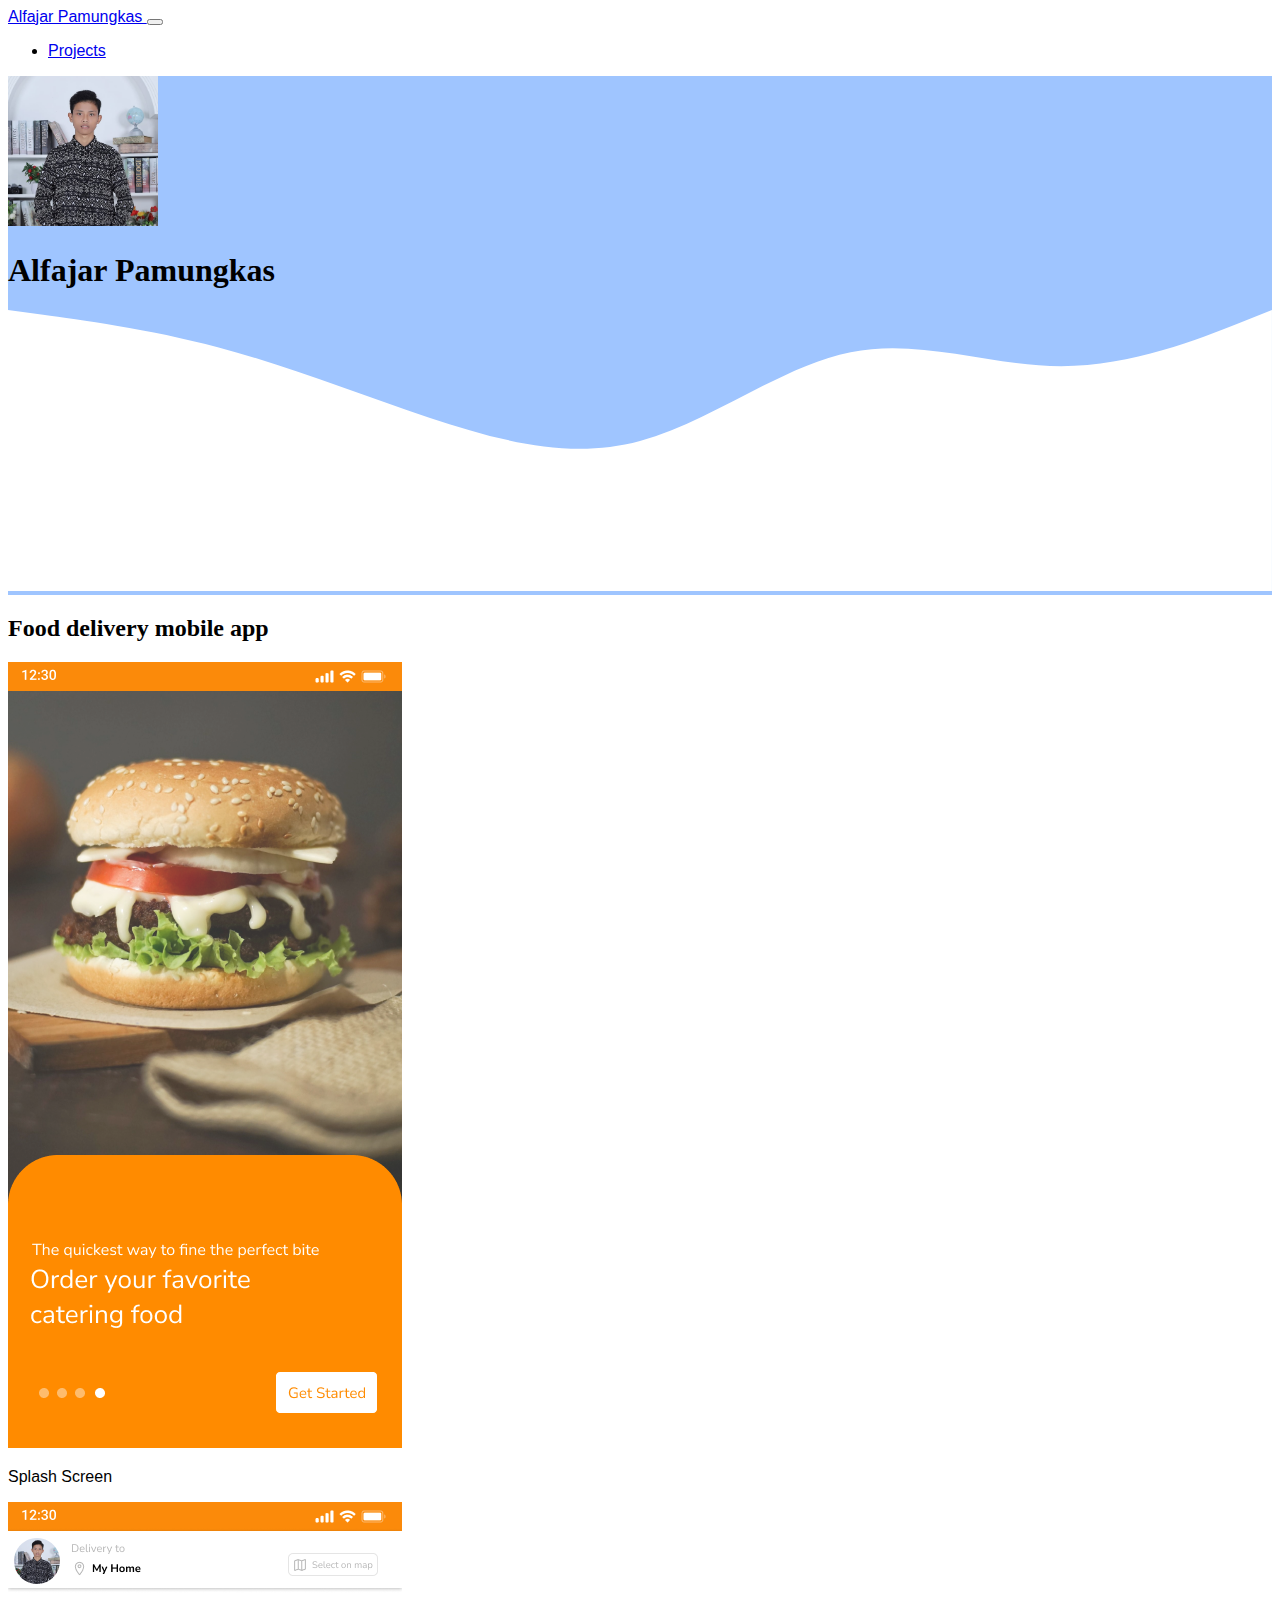
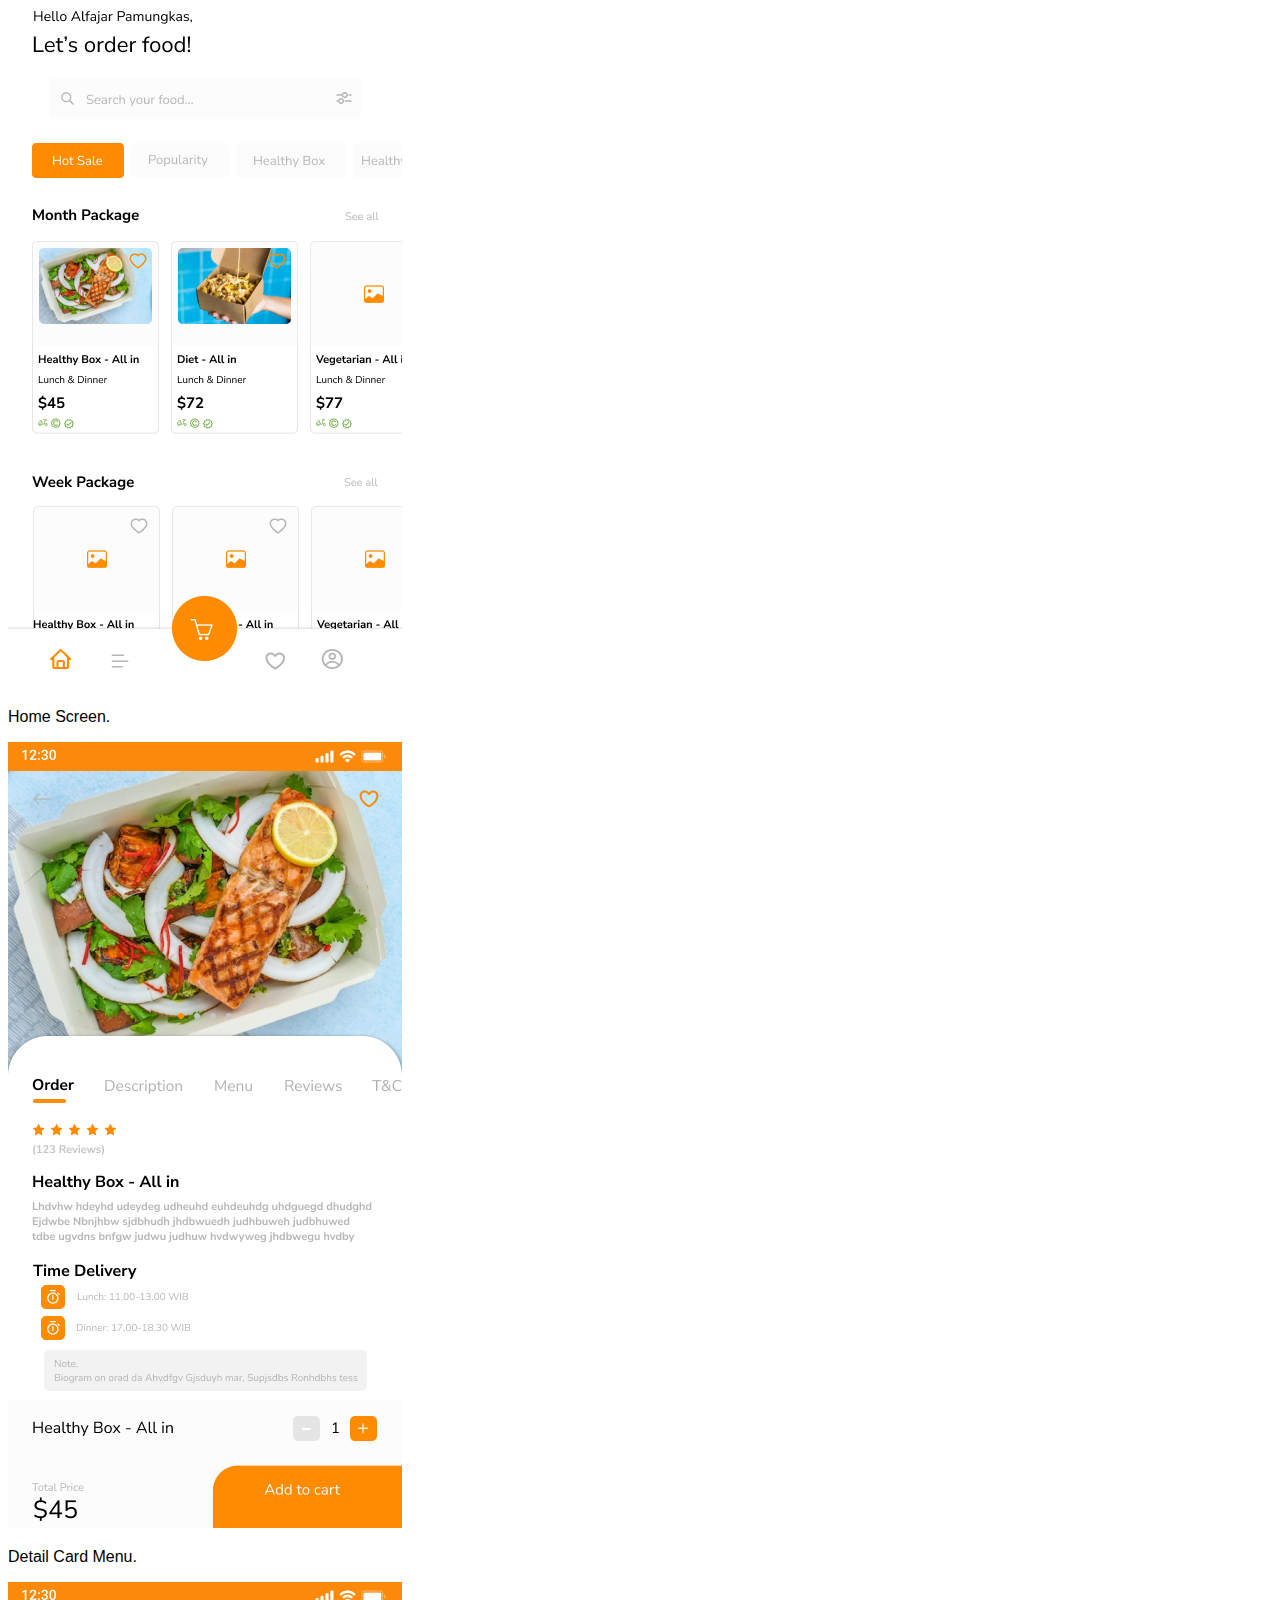
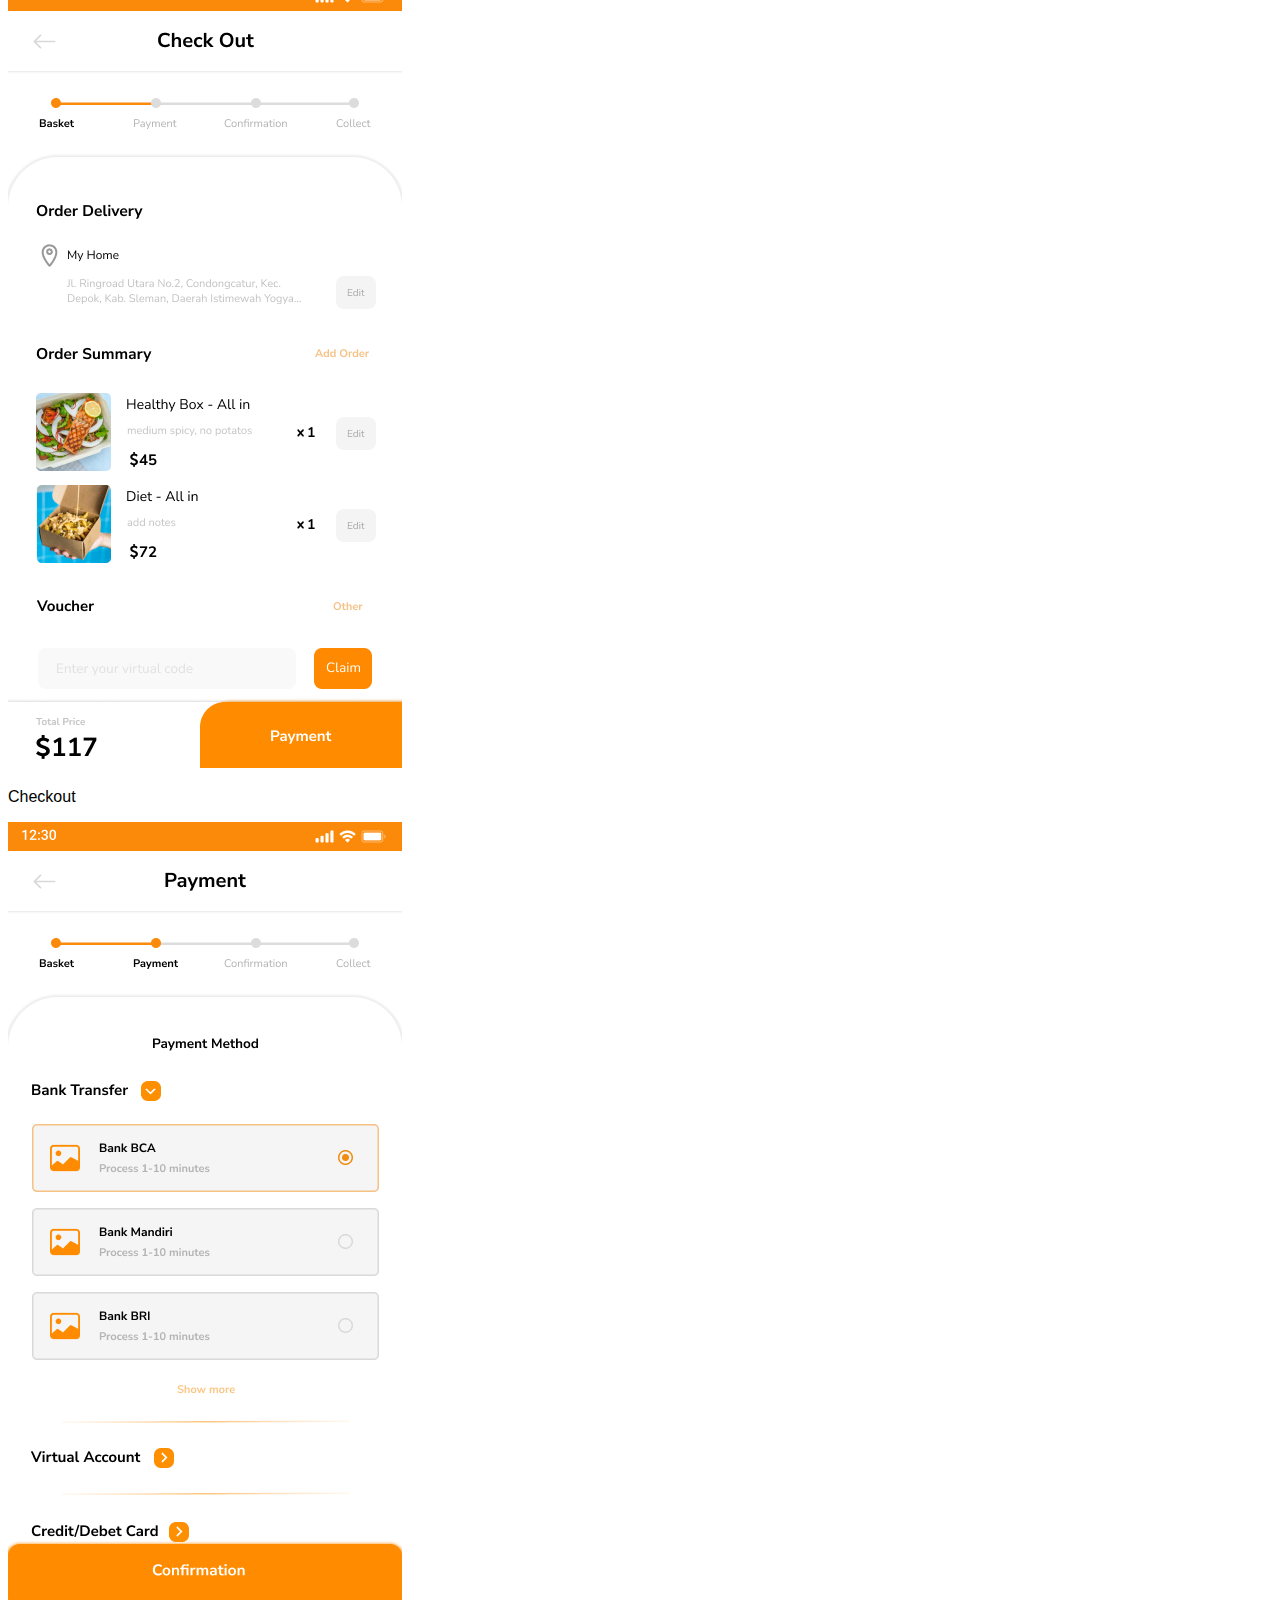
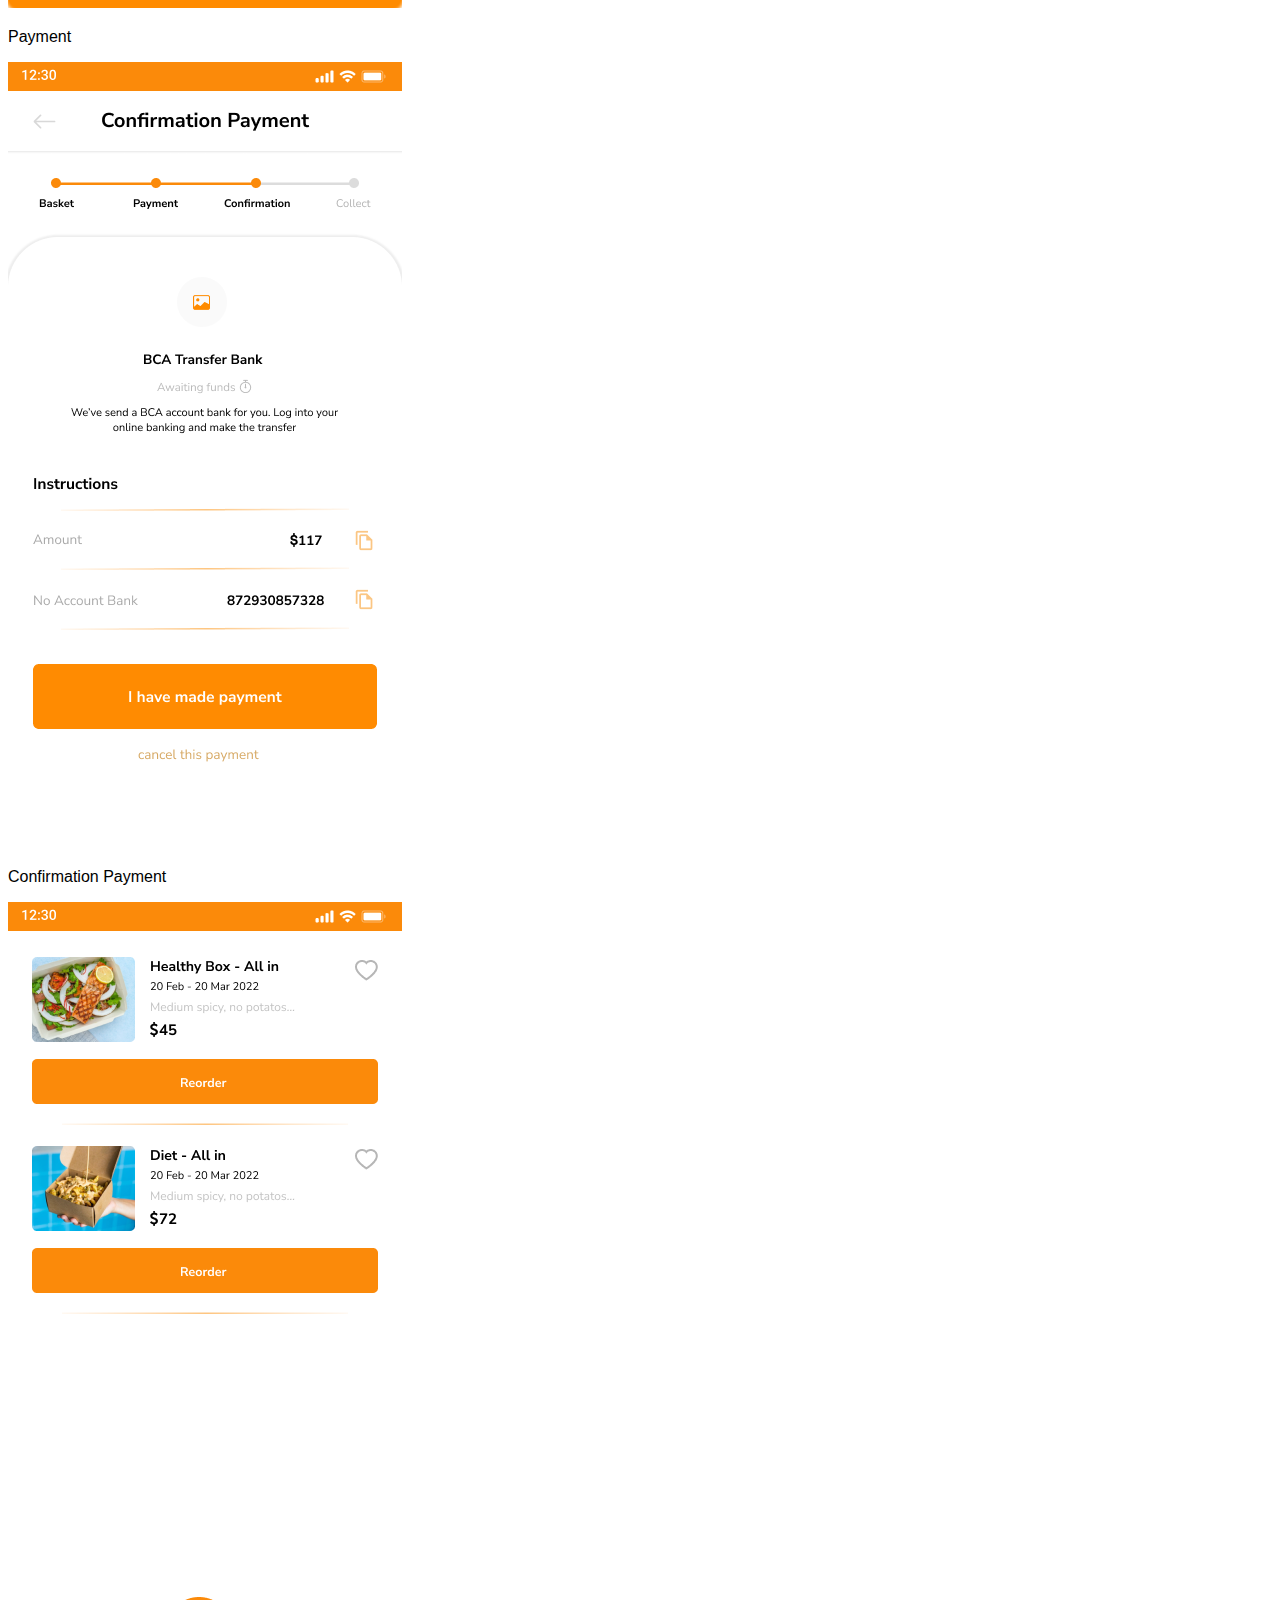
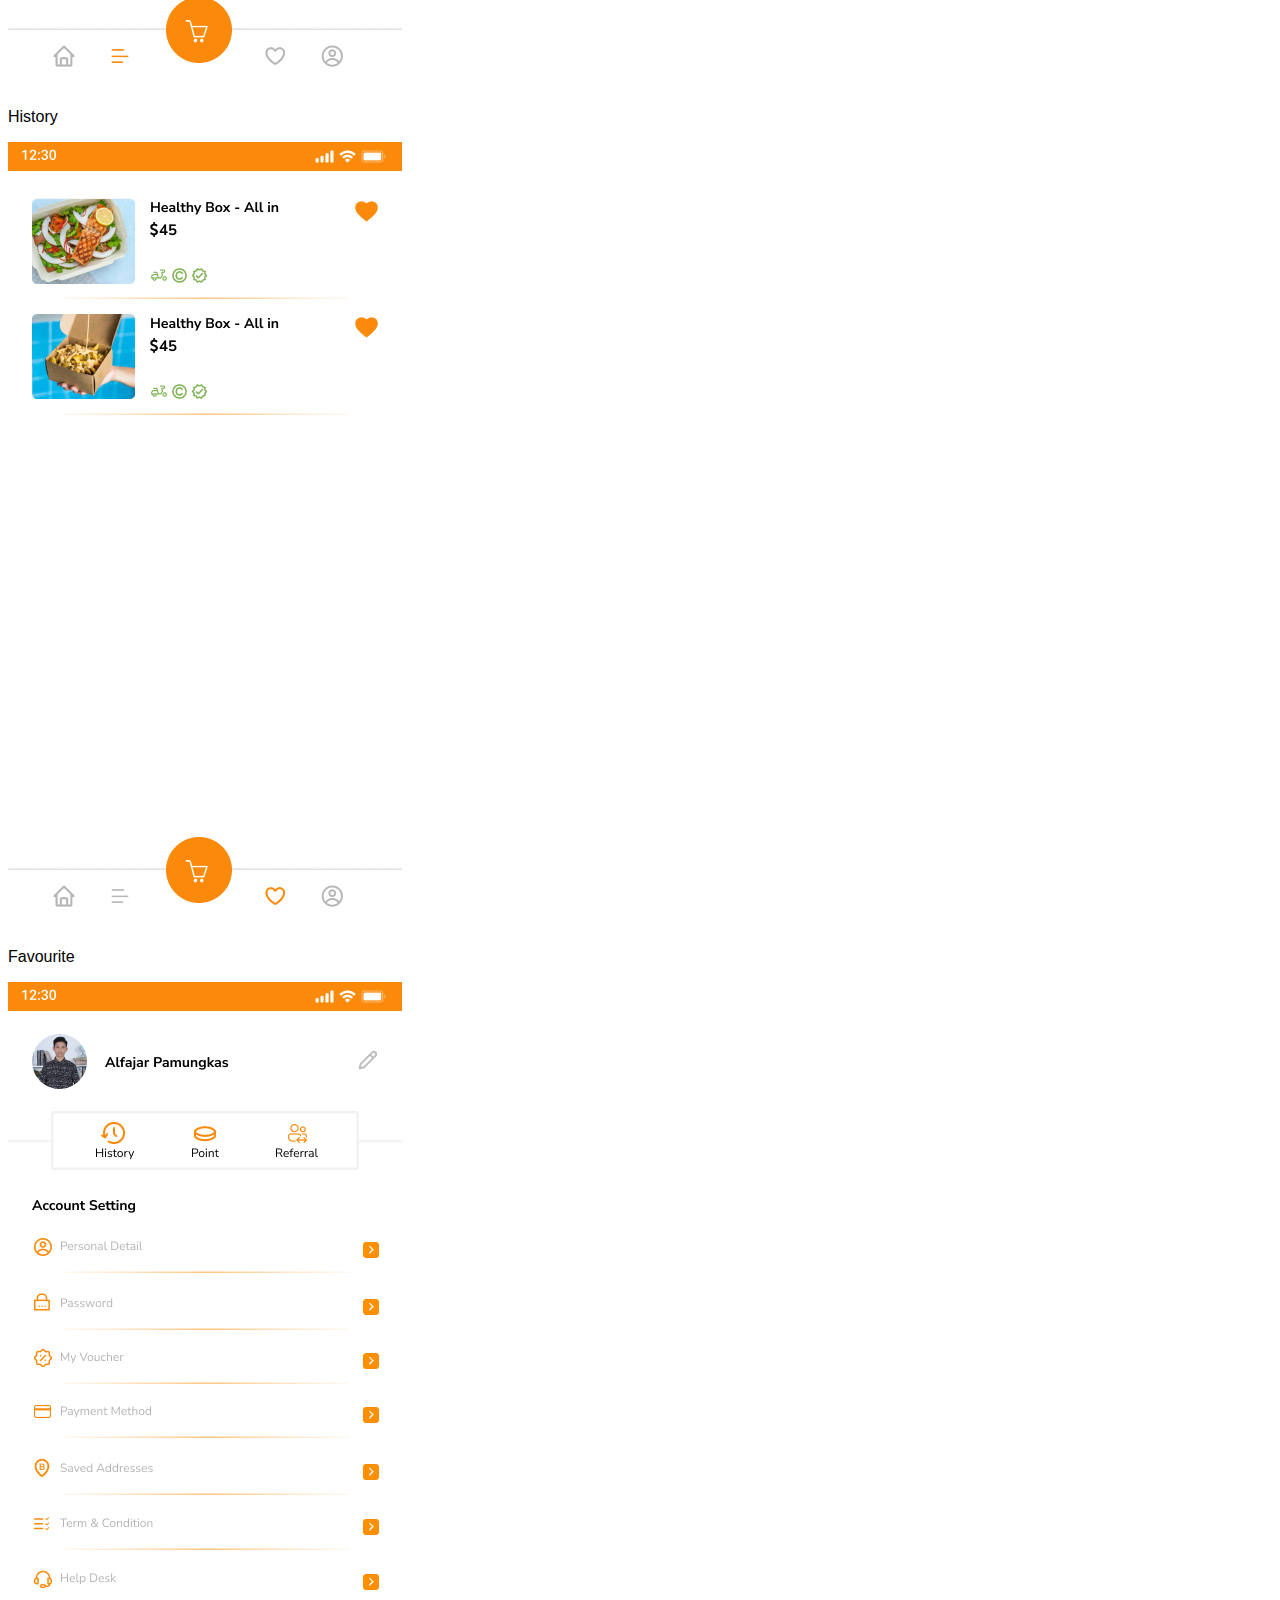
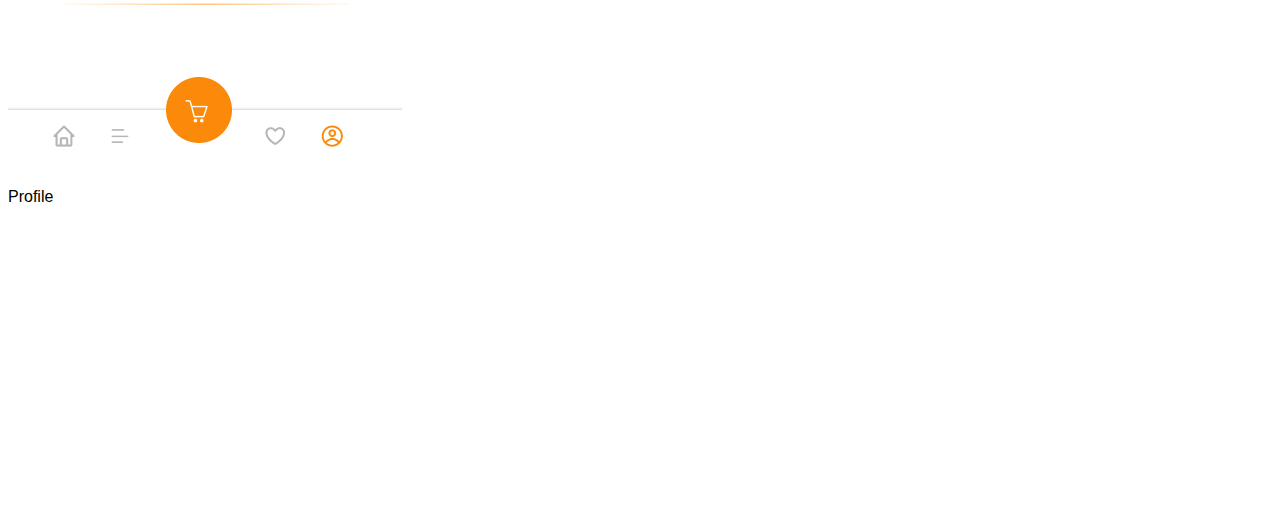
<file: project1.html>
<!doctype html>
<html lang="en">
  <head>
    <!-- Required meta tags -->
    <meta charset="utf-8">
    <meta name="viewport" content="width=device-width, initial-scale=1">

    <!-- Bootstrap CSS -->
    <link href="https://cdn.jsdelivr.net/npm/bootstrap@5.0.2/dist/css/bootstrap.min.css" rel="stylesheet" integrity="sha384-EVSTQN3/azprG1Anm3QDgpJLIm9Nao0Yz1ztcQTwFspd3yD65VohhpuuCOmLASjC" crossorigin="anonymous">
    <script src="https://code.jquery.com/jquery-3.6.1.min.js" integrity="sha256-o88AwQnZB+VDvE9tvIXrMQaPlFFSUTR+nldQm1LuPXQ=" crossorigin="anonymous"></script>

    <!-- My CSS -->
    <link rel="stylesheet" href="projects-style.css" />
    <title>Projects | Alfajar Pamungkas</title>
  </head>
  <body>

    <!-- Navbar -->
    <nav class="navbar navbar-expand-lg navbar-dark bg-primary bg-gradient shadow fixed-top">
      <div class="container">
          <a class="navbar-brand" href="https://www.instagram.com/alfajarpamungkas_" link rel="stylesheet" type="text/css" href="projects-style.css">Alfajar Pamungkas </a>
          <link rel="stylesheet" href="projects-style.css">
          <button class="navbar-toggler" type="button" data-bs-toggle="collapse" data-bs-target="#navbarNav" aria-controls="navbarNav" aria-expanded="false" aria-label="Toggle navigation">
            <span class="navbar-toggler-icon"></span>
          </button>
          <div class="collapse navbar-collapse" id="navbarNav">
            <ul class="navbar-nav ms-auto">
              <li class="nav-item">
                <a class="nav-link active" aria-current="page" href="#">Projects</a>
              </li>
            </ul>
          </div>
        </div>
      </nav>

      <!-- Jumbotron -->
    <section class="jumbotron text-center mt-5">
      <img src="img/alfajar.jpg" alt="Alfajar Pamungkas" width="150px" class="rounded-circle img-thumbnail mt-5">
      <h1 class="display-8">Alfajar Pamungkas</h1>
      <svg xmlns="http://www.w3.org/2000/svg" viewBox="0 0 1440 320"><path fill="#fff" fill-opacity="1" d="M0,0L40,5.3C80,11,160,21,240,42.7C320,64,400,96,480,122.7C560,149,640,171,720,149.3C800,128,880,64,960,48C1040,32,1120,64,1200,64C1280,64,1360,32,1400,16L1440,0L1440,320L1400,320C1360,320,1280,320,1200,320C1120,320,1040,320,960,320C880,320,800,320,720,320C640,320,560,320,480,320C400,320,320,320,240,320C160,320,80,320,40,320L0,320Z"></path></svg>

    </section>
  <!-- jumbotron end -->
    <!-- Navbar End -->
    <section id="project1">
        <section id="projects">
          <div class="container">
              <div class="row text-center mb-3">
                <div class="col mb-4">
                  <h2>Food delivery mobile app</h2>
                </div>
              </div>
              <div class="row justify-content-center text-center fw-bold">
                <div class="col-md-4 mb-3">
                  <div class="card">
                    <img src="img/food/Splash.png" class="card-img-top" alt="projects 1">
                    <div class="card-body">
                      <p class="card-text">Splash Screen</p>
                    </div>
                  </div>
                </div>
                <div class="col-md-4 mb-3">
                  <div class="card">
                    <img src="img/food/Home.png" class="card-img-top" alt="projects 2">
                    <div class="card-body">
                      <p class="card-text">Home Screen.</p>
                    </div>
                  </div>
                </div>
                <div class="col-md-4 mb-3">
                  <div class="card">
                    <img src="img/food/Detail Card Menu.png" class="card-img-top" alt="projects 3">
                    <div class="card-body">
                      <p class="card-text">Detail Card Menu.</p>
                    </div>
                  </div>
                </div>
                <div class="col-md-4 mb-3">
                  <div class="card">
                    <img src="img/food/Check Out.png" class="card-img-top" alt="projects 4">
                    <div class="card-body">
                      <p class="card-text">Checkout</p>
                    </div>
                  </div>
                </div>
                <div class="col-md-4">
                  <div class="card">
                    <img src="img/food/Payment.png" class="card-img-top" alt="projects 5">
                    <div class="card-body">
                      <p class="card-text">Payment</p>
                    </div>
                  </div>
                </div>
                <div class="col-md-4">
                  <div class="card">
                    <img src="img/food/Confirmation Payment.png" class="card-img-top" alt="projects 5">
                    <div class="card-body">
                      <p class="card-text">Confirmation Payment</p>
                    </div>
                  </div>
                </div>
                <div class="col-md-4">
                  <div class="card">
                    <img src="img/food/History.png" class="card-img-top" alt="projects 6">
                    <div class="card-body">
                      <p class="card-text">History</p>
                    </div>
                  </div>
                </div>
                <div class="col-md-4">
                  <div class="card">
                    <img src="img/food/Favorite.png" class="card-img-top" alt="projects 7">
                    <div class="card-body">
                      <p class="card-text">Favourite</p>
                    </div>
                  </div>
                </div>
                <div class="col-md-4">
                  <div class="card">
                    <img src="img/food/Profile.png" class="card-img-top" alt="projects 8">
                    <div class="card-body">
                      <p class="card-text">Profile</p>
                    </div>
                  </div>
                </div>
              </div>
          </div>
          <svg xmlns="http://www.w3.org/2000/svg" viewBox="0 0 1440 320"><path fill="#fff" fill-opacity="1" d="M0,32L34.3,32C68.6,32,137,32,206,64C274.3,96,343,160,411,165.3C480,171,549,117,617,96C685.7,75,754,85,823,101.3C891.4,117,960,139,1029,160C1097.1,181,1166,203,1234,186.7C1302.9,171,1371,117,1406,90.7L1440,64L1440,320L1405.7,320C1371.4,320,1303,320,1234,320C1165.7,320,1097,320,1029,320C960,320,891,320,823,320C754.3,320,686,320,617,320C548.6,320,480,320,411,320C342.9,320,274,320,206,320C137.1,320,69,320,34,320L0,320Z"></path></svg>
        </section>
    </section>
    <!-- Option 1: Bootstrap Bundle with Popper -->
    <script src="https://cdn.jsdelivr.net/npm/bootstrap@5.0.2/dist/js/bootstrap.bundle.min.js" integrity="sha384-MrcW6ZMFYlzcLA8Nl+NtUVF0sA7MsXsP1UyJoMp4YLEuNSfAP+JcXn/tWtIaxVXM" crossorigin="anonymous"></script>

   
  </body>
</html>
</file>
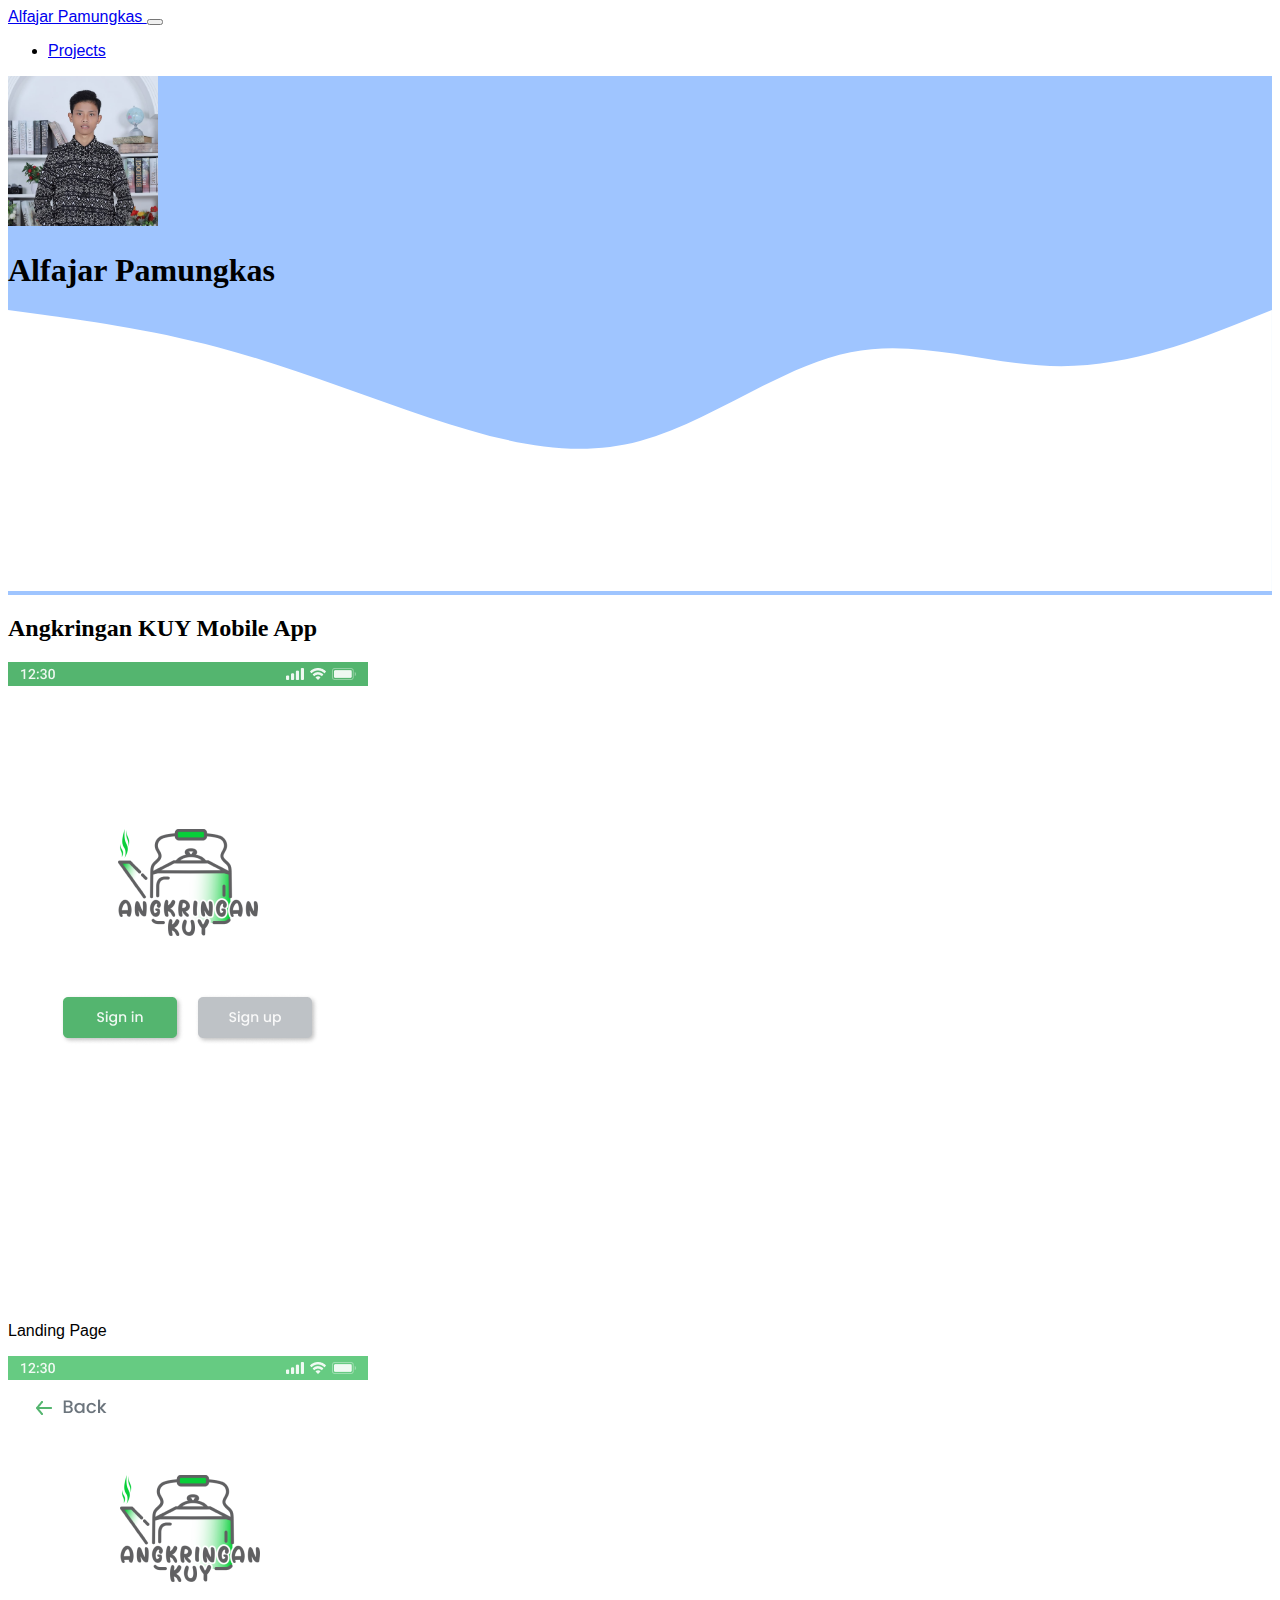
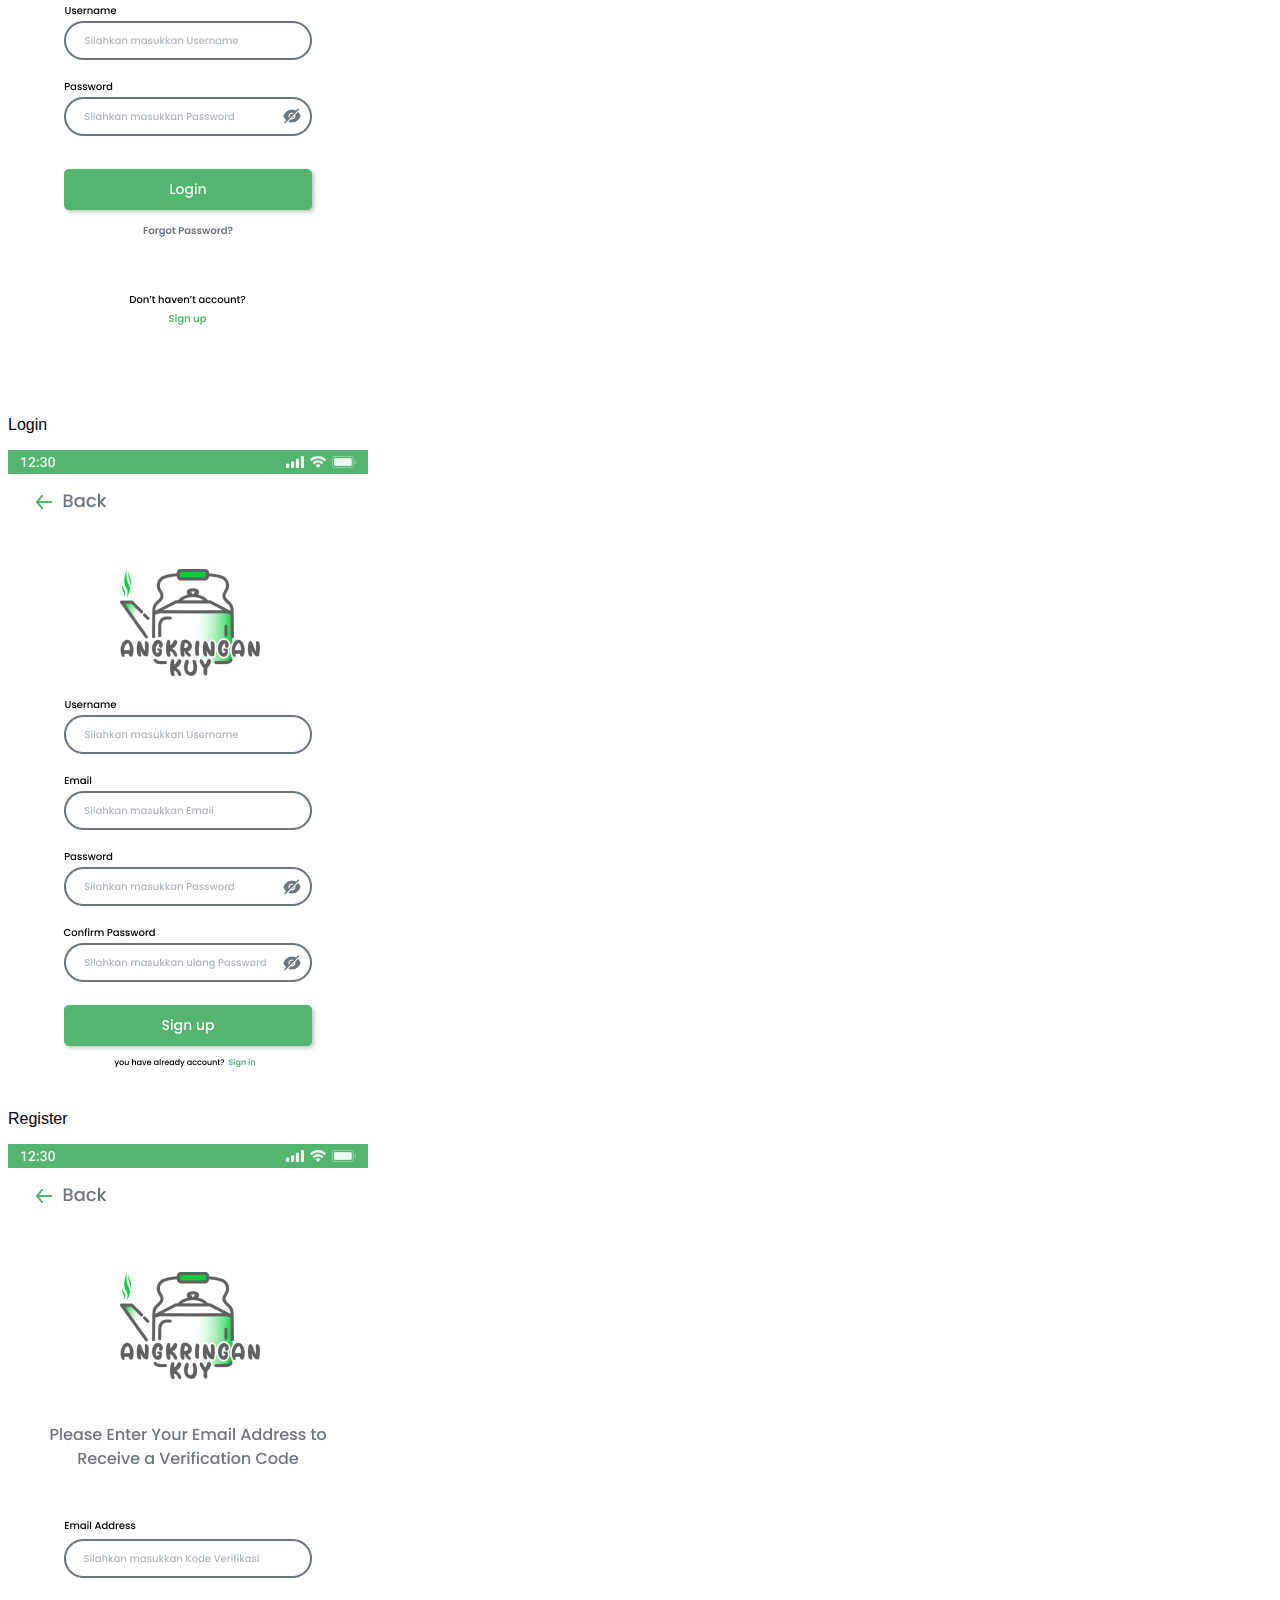
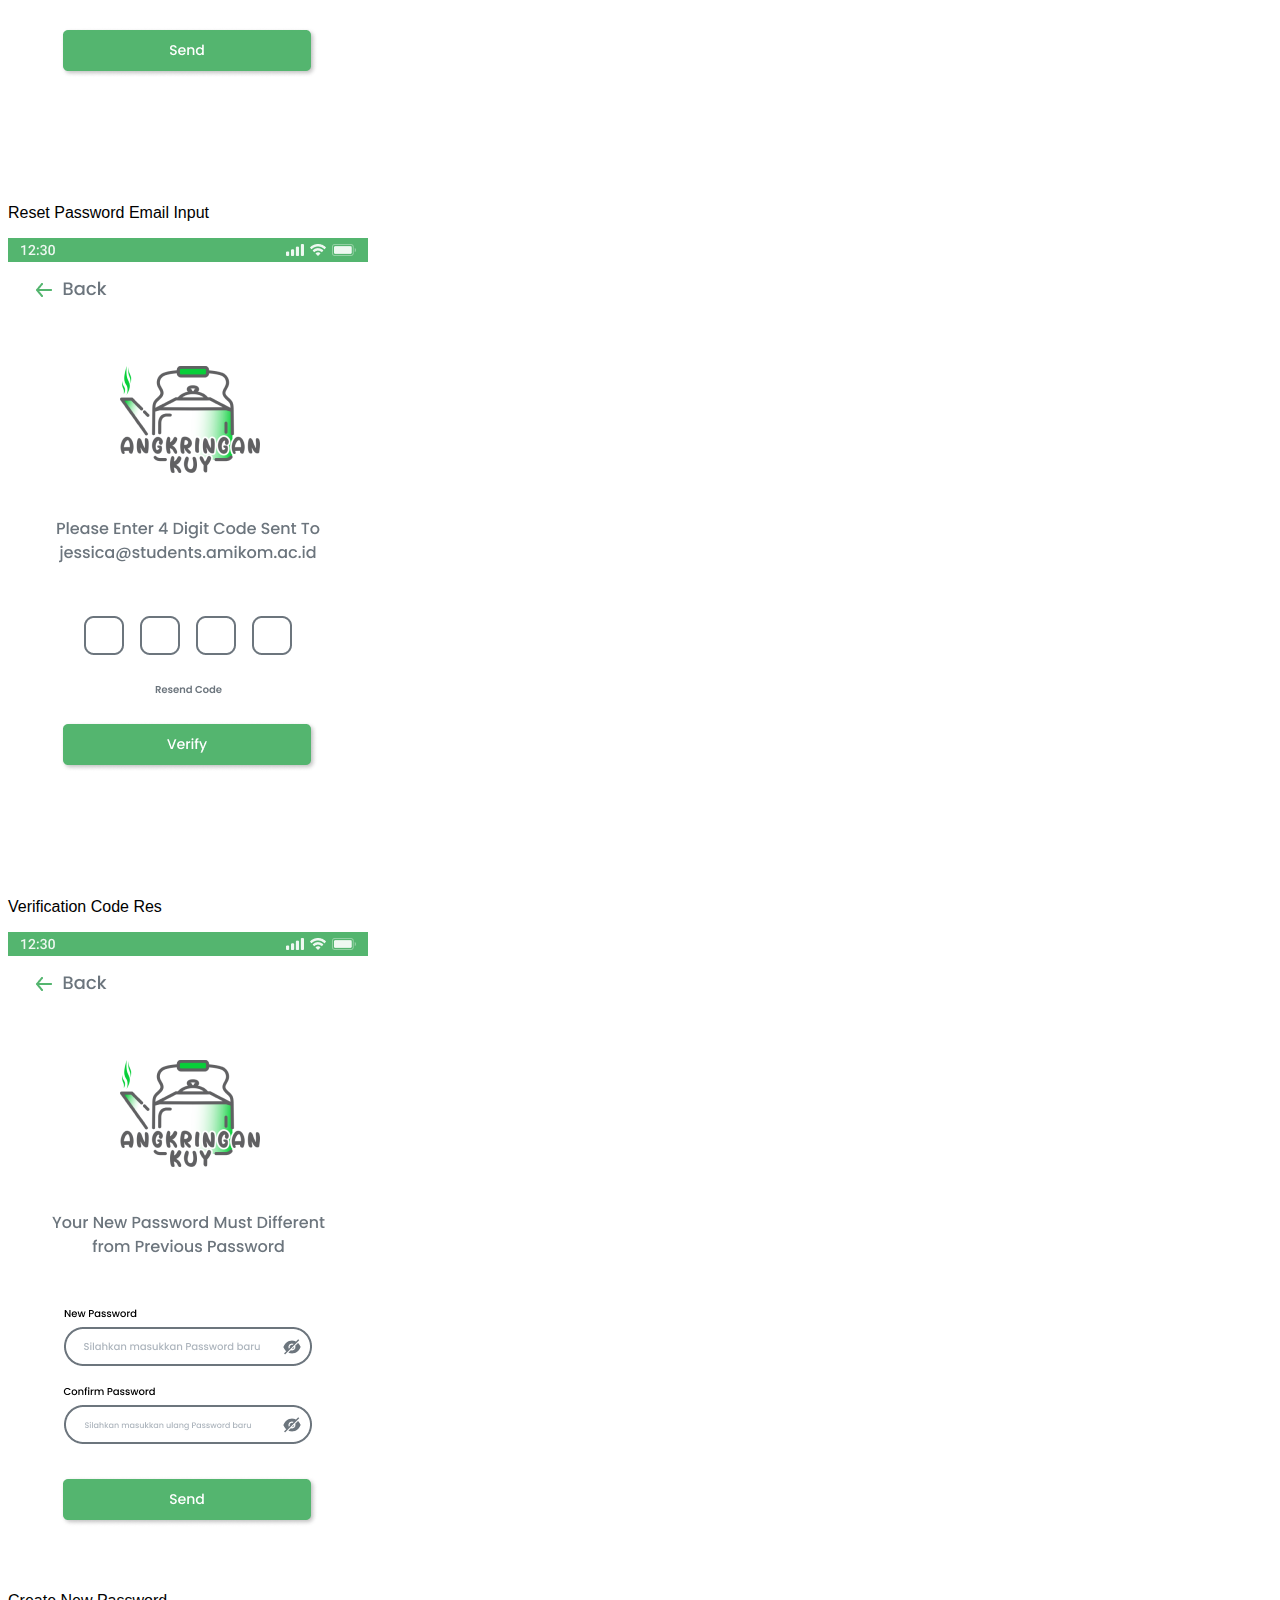
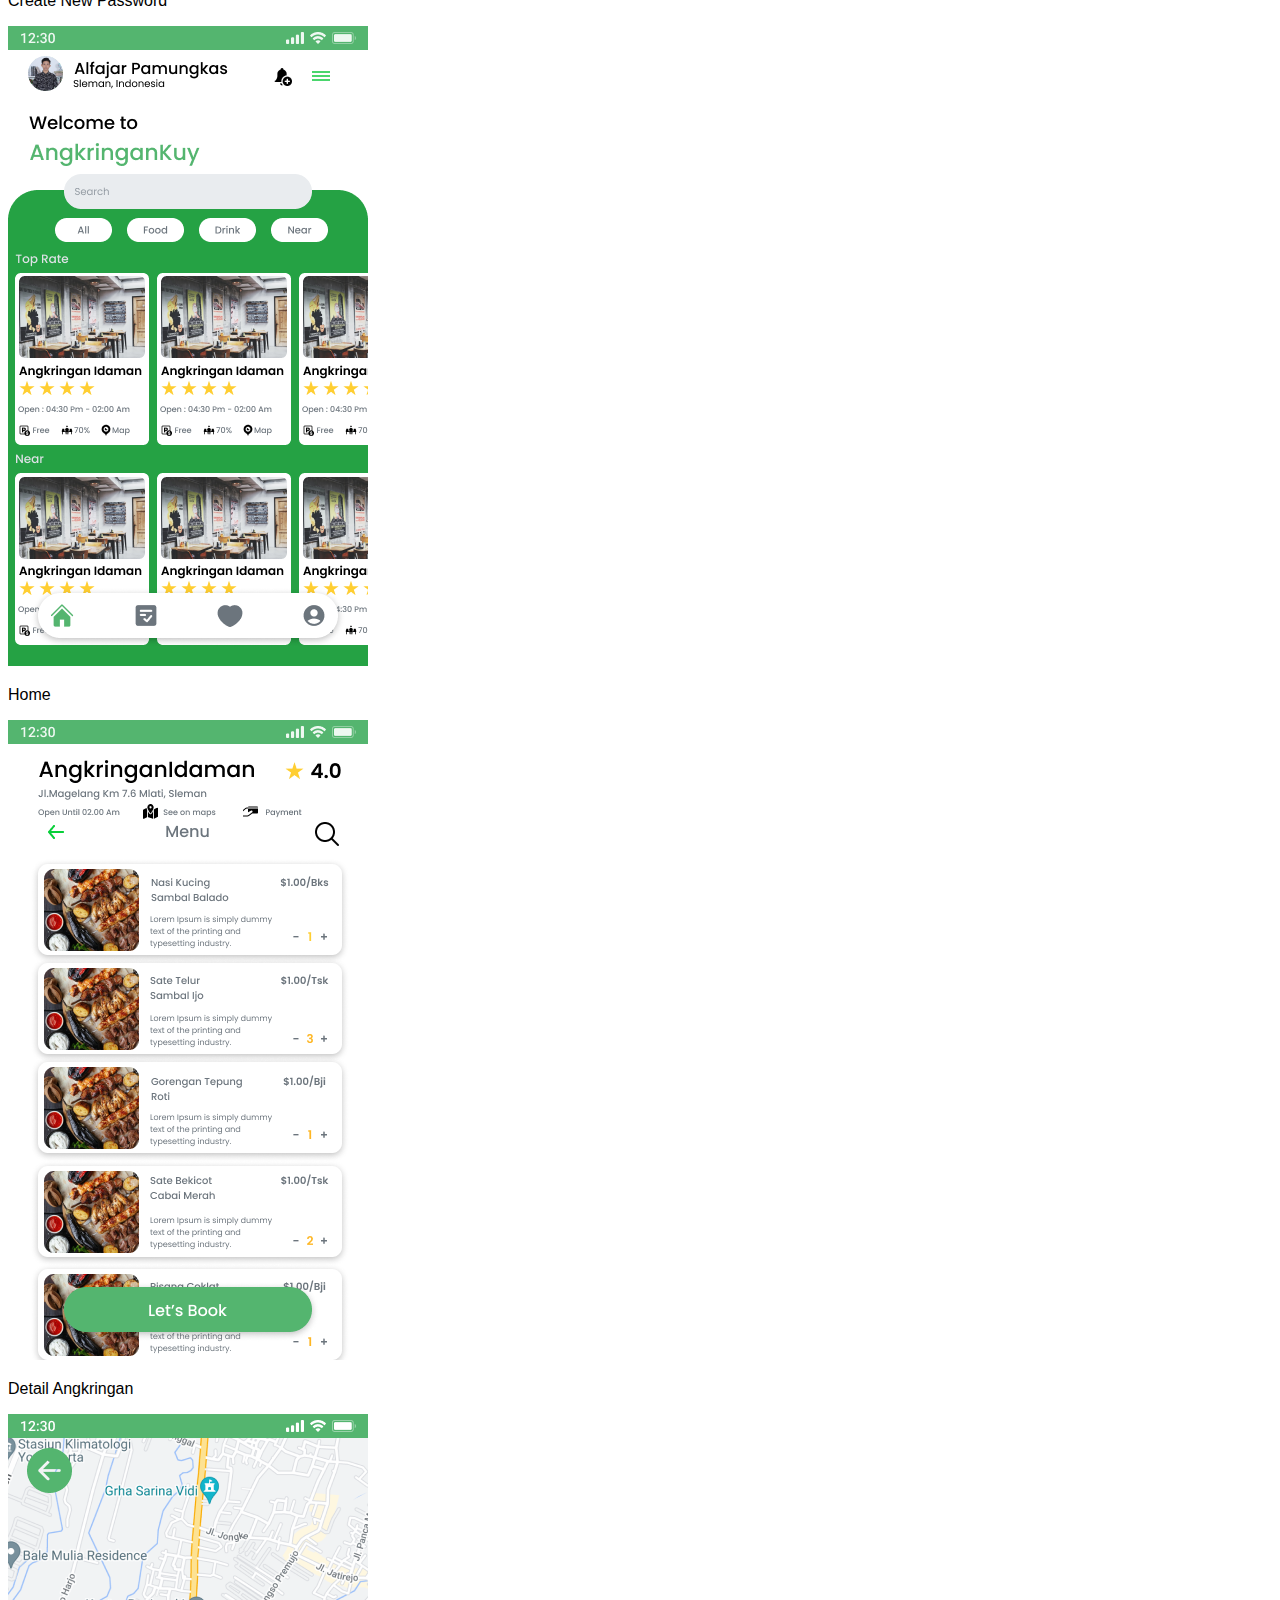
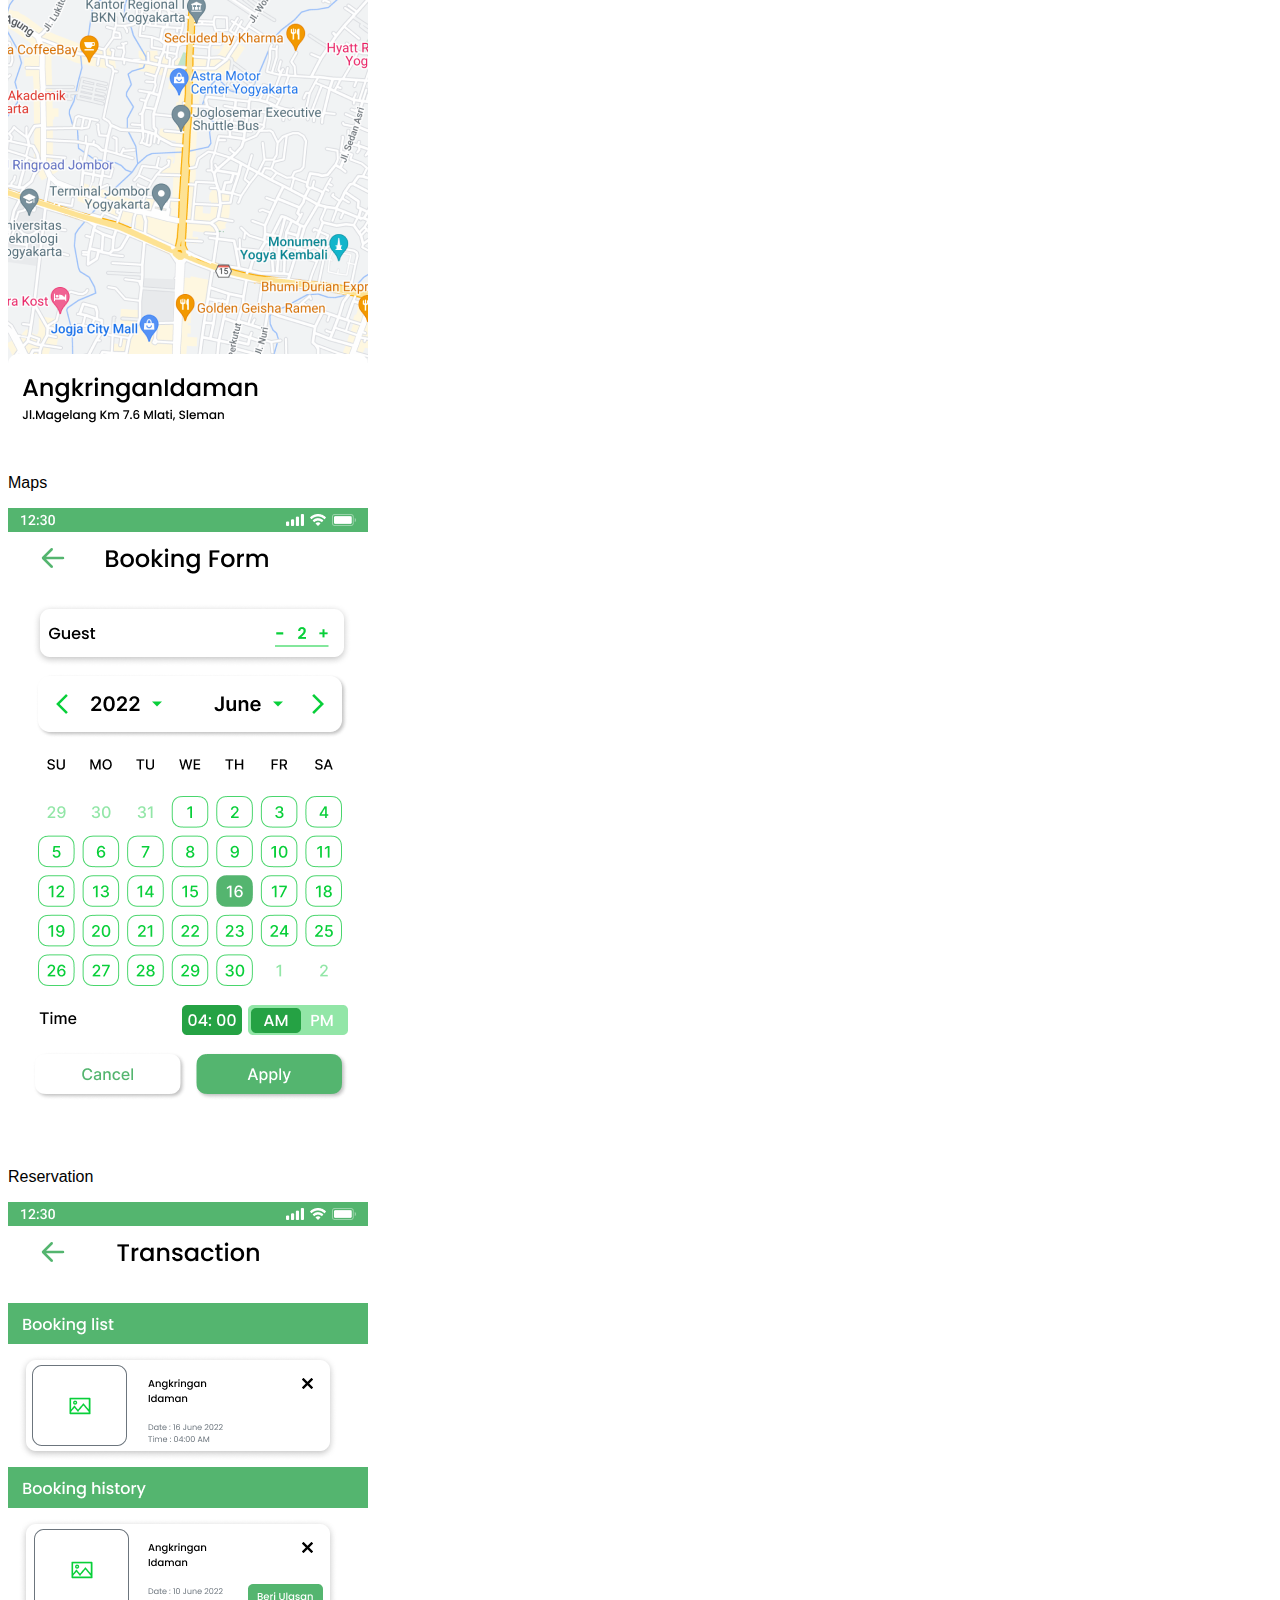
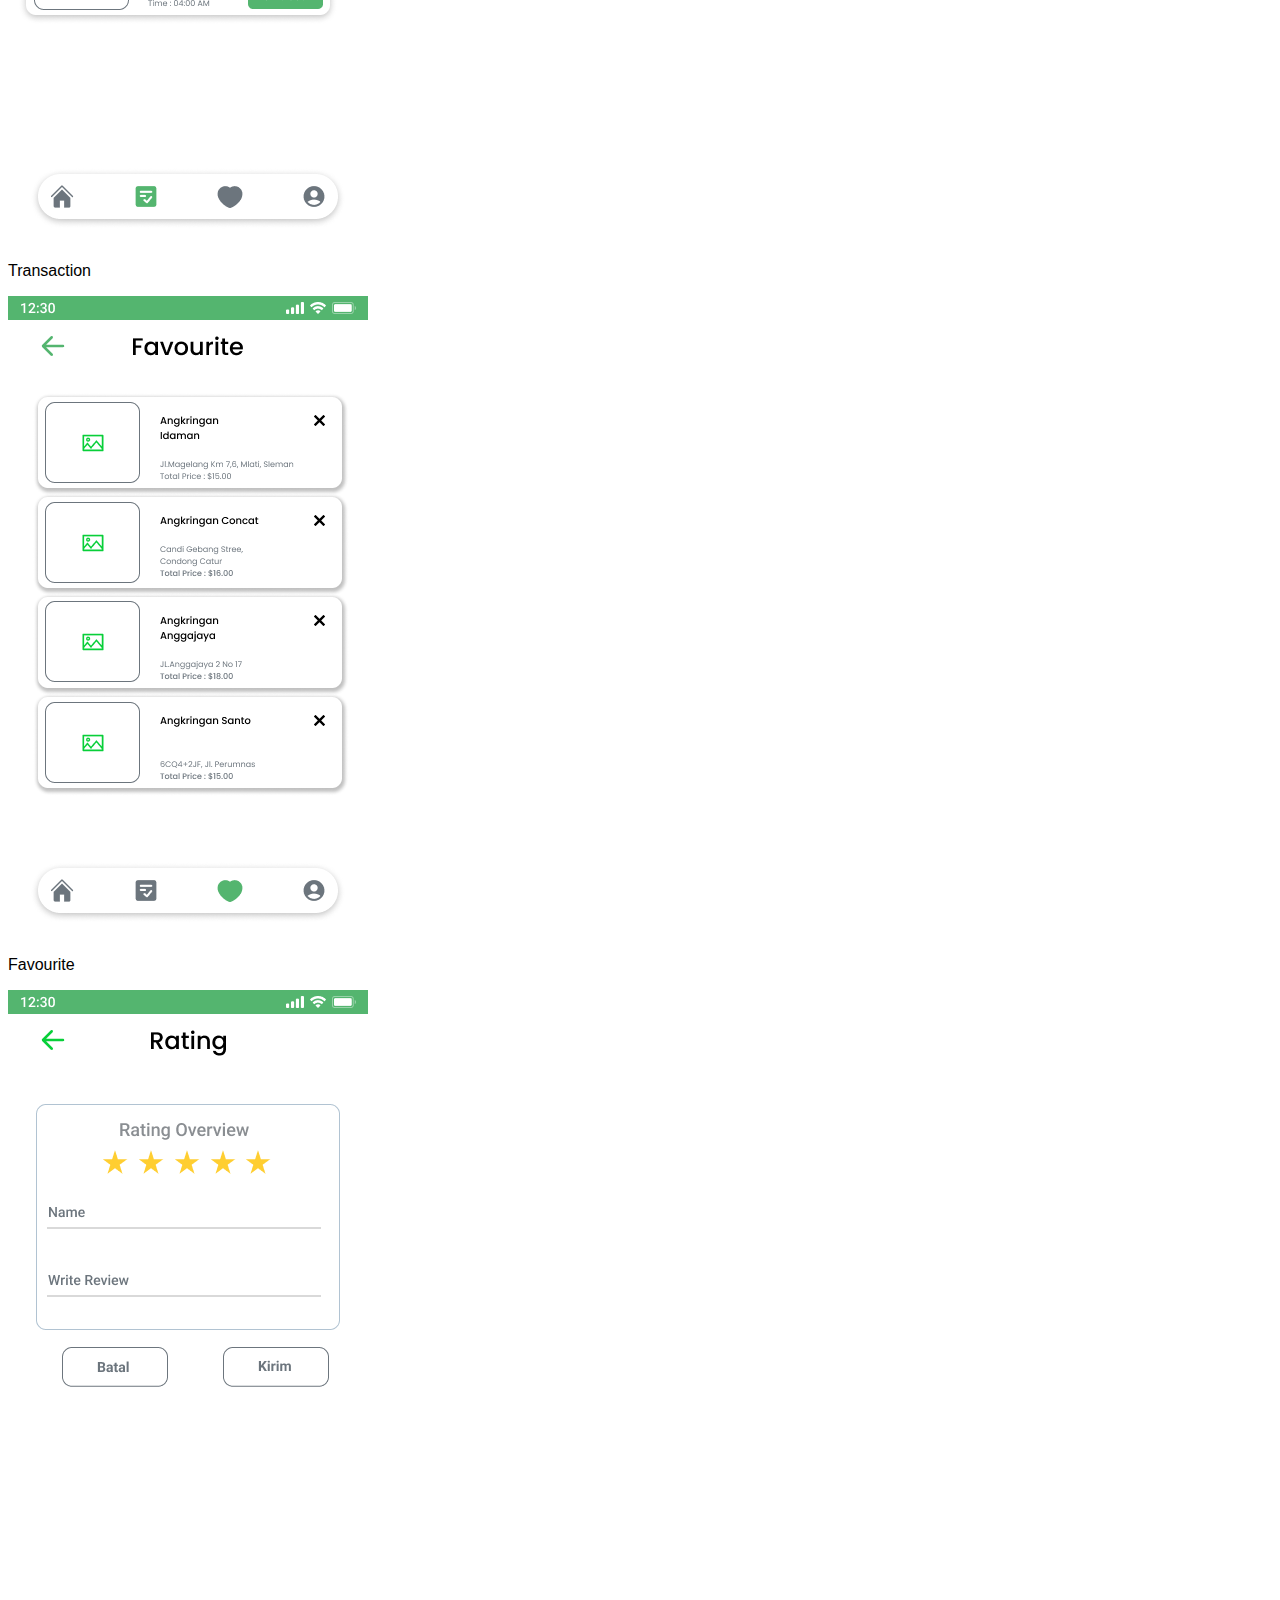
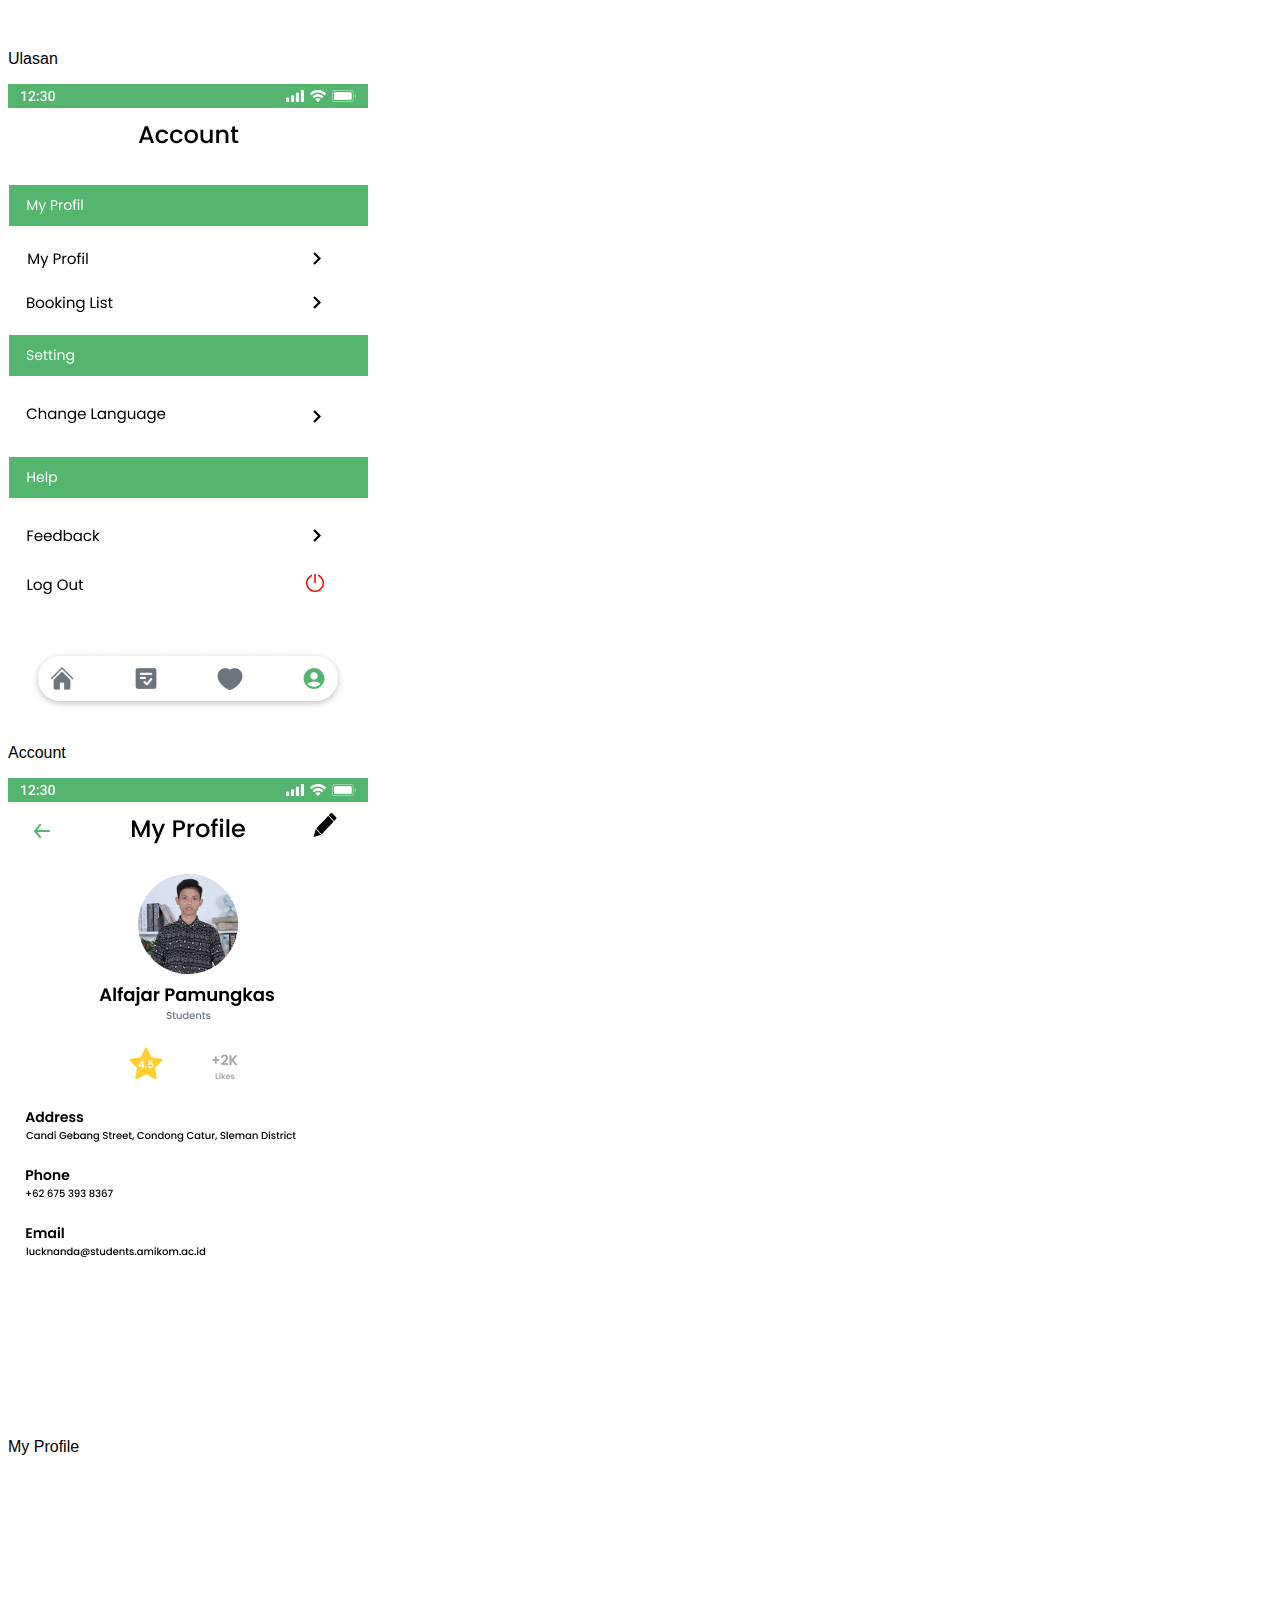
<file: project2.html>
<!doctype html>
<html lang="en">
  <head>
    <!-- Required meta tags -->
    <meta charset="utf-8">
    <meta name="viewport" content="width=device-width, initial-scale=1">

    <!-- Bootstrap CSS -->
    <link href="https://cdn.jsdelivr.net/npm/bootstrap@5.0.2/dist/css/bootstrap.min.css" rel="stylesheet" integrity="sha384-EVSTQN3/azprG1Anm3QDgpJLIm9Nao0Yz1ztcQTwFspd3yD65VohhpuuCOmLASjC" crossorigin="anonymous">
    <script src="https://code.jquery.com/jquery-3.6.1.min.js" integrity="sha256-o88AwQnZB+VDvE9tvIXrMQaPlFFSUTR+nldQm1LuPXQ=" crossorigin="anonymous"></script>

    <!-- My CSS -->
    <link rel="stylesheet" href="projects-style.css"/>
    <title>Projects | Alfajar Pamungkas</title>
  </head>
  <body>

    <!-- Navbar -->
    <nav class="navbar navbar-expand-lg navbar-dark bg-primary bg-gradient shadow fixed-top">
        <div class="container">
          <a class="navbar-brand" href="https://www.instagram.com/alfajarpamungkas_" link rel="stylesheet" type="text/css" href="projects-style.css">Alfajar Pamungkas </a>
          <link rel="stylesheet" href="projects-style.css">
          <button class="navbar-toggler" type="button" data-bs-toggle="collapse" data-bs-target="#navbarNav" aria-controls="navbarNav" aria-expanded="false" aria-label="Toggle navigation">
            <span class="navbar-toggler-icon"></span>
          </button>
          <div class="collapse navbar-collapse" id="navbarNav">
            <ul class="navbar-nav ms-auto">
              <li class="nav-item">
                <a class="nav-link active" aria-current="page" href="#">Projects</a>
              </li>
            </ul>
          </div>
        </div>
      </nav>

      <!-- Jumbotron -->
    <section class="jumbotron text-center mt-5">
      <img src="img/alfajar.jpg" alt="Alfajar Pamungkas" width="150px" class="rounded-circle img-thumbnail mt-5">
      <h1 class="display-8">Alfajar Pamungkas</h1>
      <svg xmlns="http://www.w3.org/2000/svg" viewBox="0 0 1440 320"><path fill="#fff" fill-opacity="1" d="M0,0L40,5.3C80,11,160,21,240,42.7C320,64,400,96,480,122.7C560,149,640,171,720,149.3C800,128,880,64,960,48C1040,32,1120,64,1200,64C1280,64,1360,32,1400,16L1440,0L1440,320L1400,320C1360,320,1280,320,1200,320C1120,320,1040,320,960,320C880,320,800,320,720,320C640,320,560,320,480,320C400,320,320,320,240,320C160,320,80,320,40,320L0,320Z"></path></svg>

    </section>
  <!-- jumbotron end -->
    <!-- Navbar End -->
    <section id="project1">
        <section id="projects">
          <div class="container">
              <div class="row text-center mb-3">
                <div class="col mb-4">
                  <h2>Angkringan KUY Mobile App</h2>
                </div>
              </div>
              <div class="row justify-content-center text-center fw-bold">
                <div class="col-md-4 mb-3">
                  <div class="card">
                    <img src="img/angkuy/Landing-Page.png" class="card-img-top" alt="projects 1">
                    <div class="card-body">
                      <p class="card-text">Landing Page</p>
                    </div>
                  </div>
                </div>
                <div class="col-md-4 mb-3">
                  <div class="card">
                    <img src="img/angkuy/Login.png" class="card-img-top" alt="projects 2">
                    <div class="card-body">
                      <p class="card-text">Login</p>
                    </div>
                  </div>
                </div>
                <div class="col-md-4 mb-3">
                  <div class="card">
                    <img src="img/angkuy/Register.png" class="card-img-top" alt="projects 3">
                    <div class="card-body">
                      <p class="card-text">Register</p>
                    </div>
                  </div>
                </div>
                <div class="col-md-4 mb-3">
                  <div class="card">
                    <img src="img/angkuy/Reset Password Email Input.png" class="card-img-top" alt="projects 4">
                    <div class="card-body">
                      <p class="card-text">Reset Password Email Input</p>
                    </div>
                  </div>
                </div>
                <div class="col-md-4">
                  <div class="card">
                    <img src="img/angkuy/Verification Code Res PW.png" class="card-img-top" alt="projects 5">
                    <div class="card-body">
                      <p class="card-text">Verification Code Res</p>
                    </div>
                  </div>
                </div>
                <div class="col-md-4">
                  <div class="card">
                    <img src="img/angkuy/Create New Password.png" class="card-img-top" alt="projects 6">
                    <div class="card-body">
                      <p class="card-text">Create New Password</p>
                    </div>
                  </div>
                </div>
                <div class="col-md-4">
                  <div class="card">
                    <img src="img/angkuy/Home.png" class="card-img-top" alt="projects 7">
                    <div class="card-body">
                      <p class="card-text">Home</p>
                    </div>
                  </div>
                </div>
                <div class="col-md-4">
                  <div class="card">
                    <img src="img/angkuy/Detail Angkringan.png" class="card-img-top" alt="projects 8">
                    <div class="card-body">
                      <p class="card-text">Detail Angkringan</p>
                    </div>
                  </div>
                </div>
                <div class="col-md-4">
                  <div class="card">
                    <img src="img/angkuy/Maps.png" class="card-img-top" alt="projects 9">
                    <div class="card-body">
                      <p class="card-text">Maps</p>
                    </div>
                  </div>
                </div>
                <div class="col-md-4">
                    <div class="card">
                      <img src="img/angkuy/Reservation.png" class="card-img-top" alt="projects 10">
                      <div class="card-body">
                        <p class="card-text">Reservation</p>
                      </div>
                    </div>
                  </div><div class="col-md-4">
                    <div class="card">
                      <img src="img/angkuy/Transaction.png" class="card-img-top" alt="projects 11">
                      <div class="card-body">
                        <p class="card-text">Transaction</p>
                      </div>
                    </div>
                  </div>
                  <div class="col-md-4">
                    <div class="card">
                      <img src="img/angkuy/Favourite.png" class="card-img-top" alt="projects 12">
                      <div class="card-body">
                        <p class="card-text">Favourite</p>
                      </div>
                    </div>
                  </div><div class="col-md-4">
                    <div class="card">
                      <img src="img/angkuy/Ulasan.png" class="card-img-top" alt="projects 13">
                      <div class="card-body">
                        <p class="card-text">Ulasan</p>
                      </div>
                    </div>
                  </div><div class="col-md-4">
                    <div class="card">
                      <img src="img/angkuy/Account.png" class="card-img-top" alt="projects 14">
                      <div class="card-body">
                        <p class="card-text">Account</p>
                      </div>
                    </div>
                  </div><div class="col-md-4">
                    <div class="card">
                      <img src="img/angkuy/My Profile.png" class="card-img-top" alt="projects 15">
                      <div class="card-body">
                        <p class="card-text">My Profile</p>
                      </div>
                    </div>
              </div>
          </div>
          <svg xmlns="http://www.w3.org/2000/svg" viewBox="0 0 1440 320"><path fill="#fff" fill-opacity="1" d="M0,32L34.3,32C68.6,32,137,32,206,64C274.3,96,343,160,411,165.3C480,171,549,117,617,96C685.7,75,754,85,823,101.3C891.4,117,960,139,1029,160C1097.1,181,1166,203,1234,186.7C1302.9,171,1371,117,1406,90.7L1440,64L1440,320L1405.7,320C1371.4,320,1303,320,1234,320C1165.7,320,1097,320,1029,320C960,320,891,320,823,320C754.3,320,686,320,617,320C548.6,320,480,320,411,320C342.9,320,274,320,206,320C137.1,320,69,320,34,320L0,320Z"></path></svg>
        </section>
    </section>
    <!-- Option 1: Bootstrap Bundle with Popper -->
    <script src="https://cdn.jsdelivr.net/npm/bootstrap@5.0.2/dist/js/bootstrap.bundle.min.js" integrity="sha384-MrcW6ZMFYlzcLA8Nl+NtUVF0sA7MsXsP1UyJoMp4YLEuNSfAP+JcXn/tWtIaxVXM" crossorigin="anonymous"></script>

   
  </body>
</html>
</file>
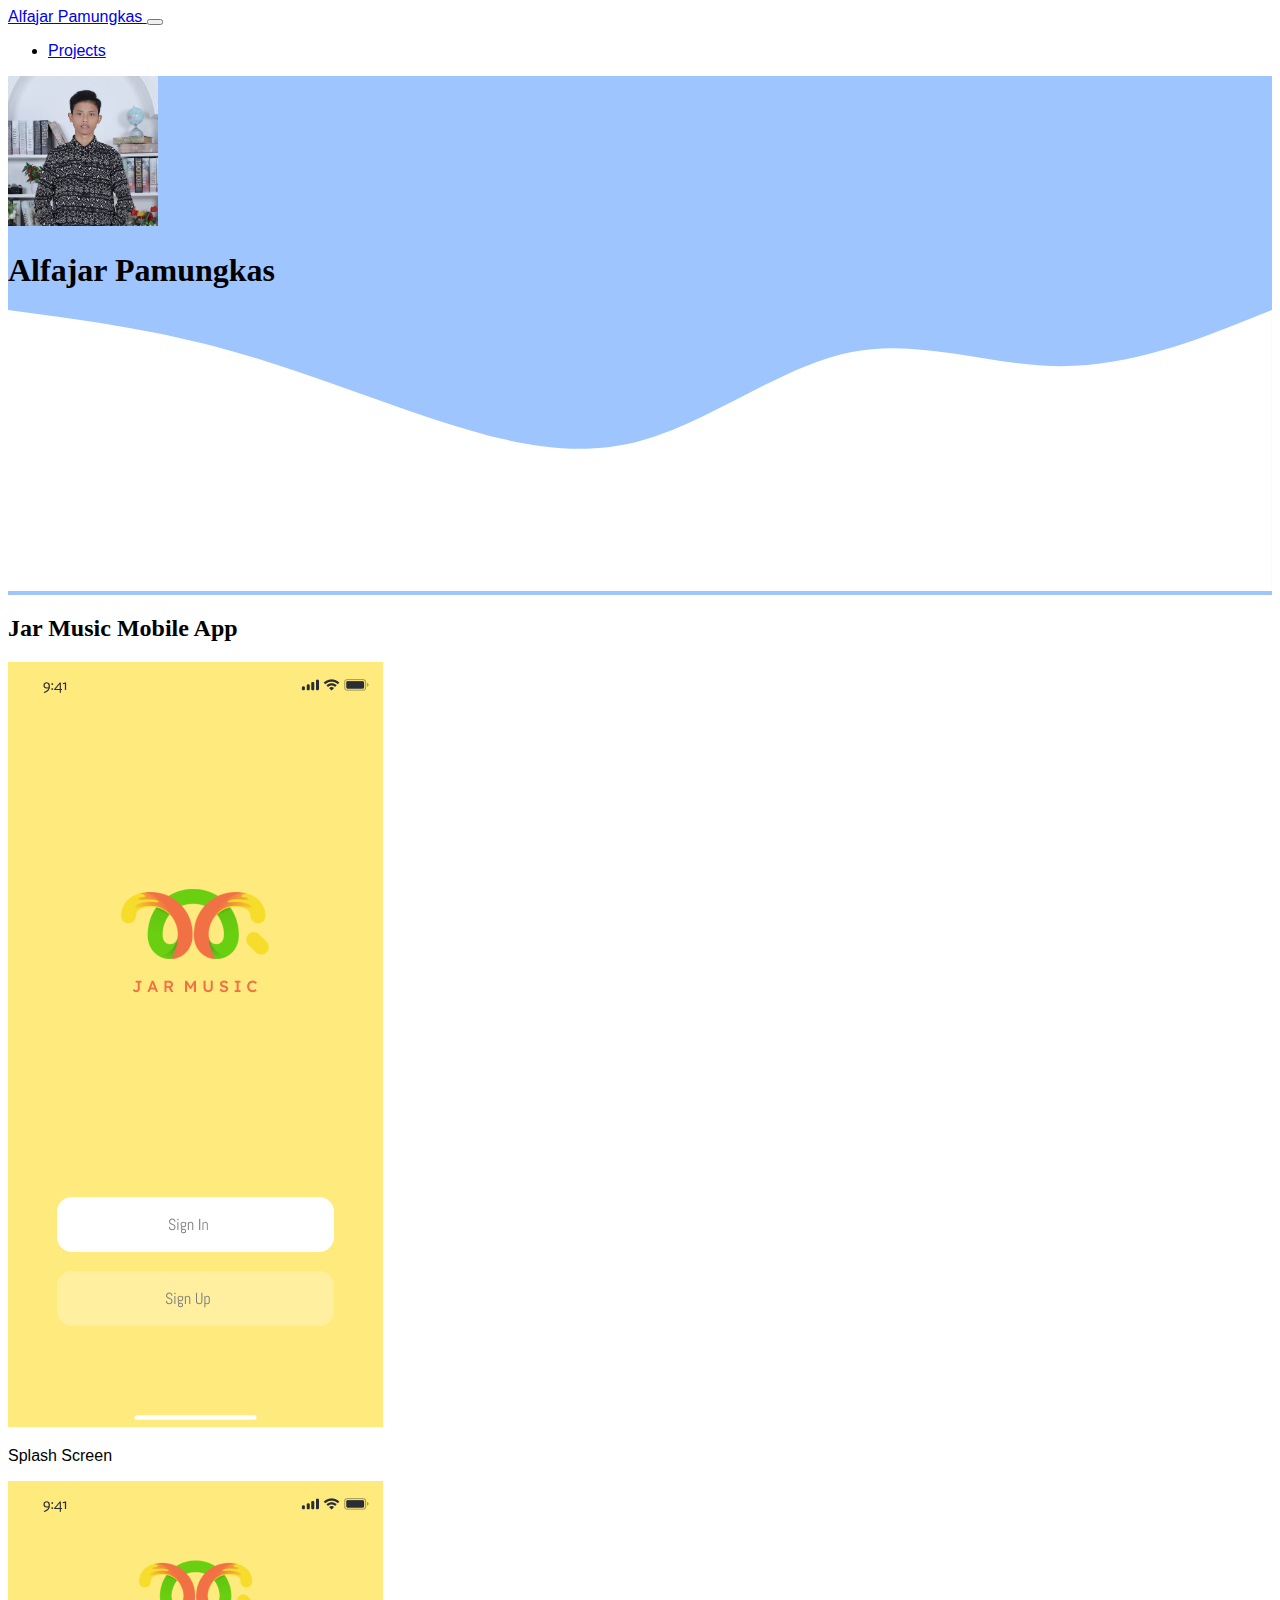
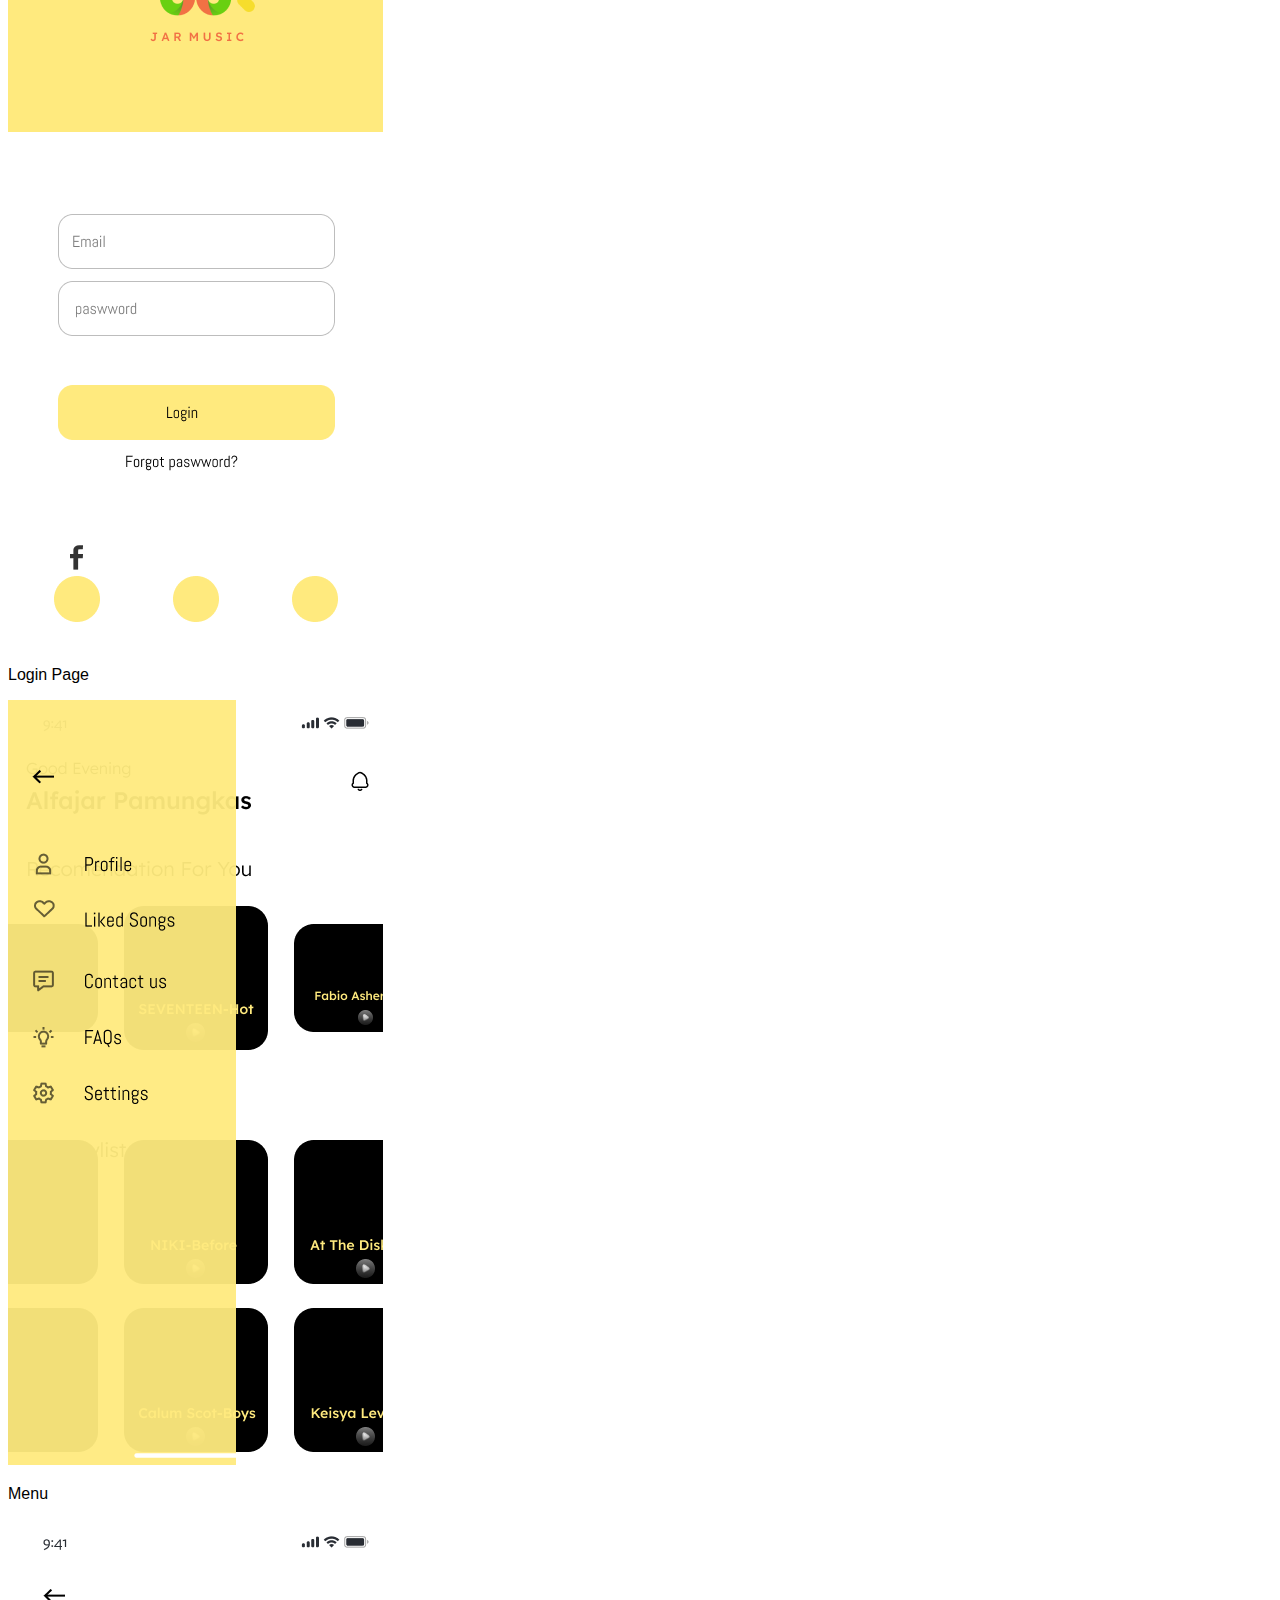
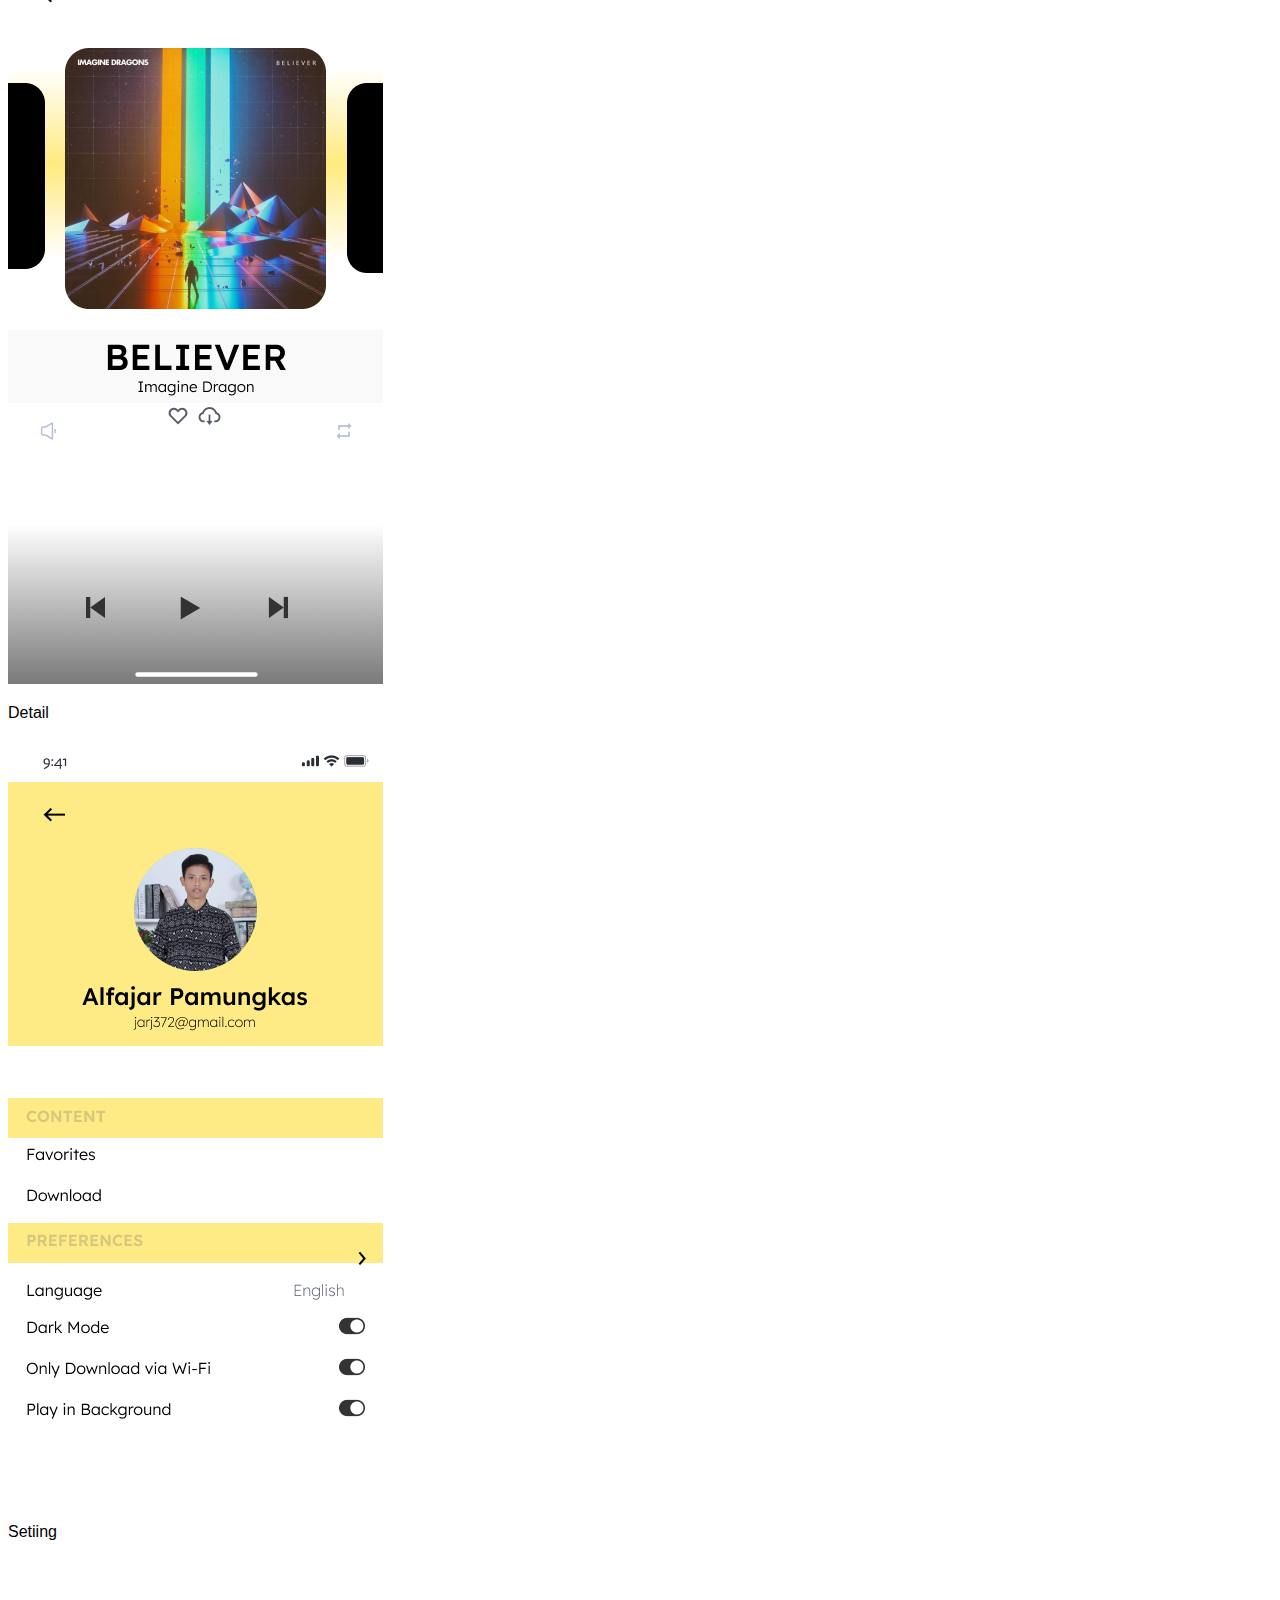
<file: project3.html>
<!doctype html>
<html lang="en">
  <head>
    <!-- Required meta tags -->
    <meta charset="utf-8">
    <meta name="viewport" content="width=device-width, initial-scale=1">

    <!-- Bootstrap CSS -->
    <link href="https://cdn.jsdelivr.net/npm/bootstrap@5.0.2/dist/css/bootstrap.min.css" rel="stylesheet" integrity="sha384-EVSTQN3/azprG1Anm3QDgpJLIm9Nao0Yz1ztcQTwFspd3yD65VohhpuuCOmLASjC" crossorigin="anonymous">
    <script src="https://code.jquery.com/jquery-3.6.1.min.js" integrity="sha256-o88AwQnZB+VDvE9tvIXrMQaPlFFSUTR+nldQm1LuPXQ=" crossorigin="anonymous"></script>

    <!-- My CSS -->
    <link rel="stylesheet" href="projects-style.css" />
    <title>Projects | Alfajar Pamungkas</title>
  </head>
  <body>

    <!-- Navbar -->
    <nav class="navbar navbar-expand-lg navbar-dark bg-primary bg-gradient shadow fixed-top">
        <div class="container">
          <a class="navbar-brand" href="https://www.instagram.com/alfajarpamungkas_" link rel="stylesheet" type="text/css" href="projects-style.css">Alfajar Pamungkas </a>
          <link rel="stylesheet" href="projects-style.css">
          <button class="navbar-toggler" type="button" data-bs-toggle="collapse" data-bs-target="#navbarNav" aria-controls="navbarNav" aria-expanded="false" aria-label="Toggle navigation">
            <span class="navbar-toggler-icon"></span>
          </button>
          <div class="collapse navbar-collapse" id="navbarNav">
            <ul class="navbar-nav ms-auto">
              <li class="nav-item">
                <a class="nav-link active" aria-current="page" href="#">Projects</a>
              </li>
            </ul>
          </div>
        </div>
      </nav>

      <!-- Jumbotron -->
    <section class="jumbotron text-center mt-5">
      <img src="img/alfajar.jpg" alt="Alfajar Pamungkas" width="150px" class="rounded-circle img-thumbnail mt-5">
      <h1 class="display-8">Alfajar Pamungkas</h1>
      <svg xmlns="http://www.w3.org/2000/svg" viewBox="0 0 1440 320"><path fill="#fff" fill-opacity="1" d="M0,0L40,5.3C80,11,160,21,240,42.7C320,64,400,96,480,122.7C560,149,640,171,720,149.3C800,128,880,64,960,48C1040,32,1120,64,1200,64C1280,64,1360,32,1400,16L1440,0L1440,320L1400,320C1360,320,1280,320,1200,320C1120,320,1040,320,960,320C880,320,800,320,720,320C640,320,560,320,480,320C400,320,320,320,240,320C160,320,80,320,40,320L0,320Z"></path></svg>

    </section>
  <!-- jumbotron end -->
    <!-- Navbar End -->
    <section id="project1">
        <section id="projects">
          <div class="container">
              <div class="row text-center mb-3">
                <div class="col mb-4">
                  <h2>Jar Music Mobile App</h2>
                </div>
              </div>
              <div class="row justify-content-center text-center fw-bold">
                <div class="col-md-4 mb-3">
                  <div class="card">
                    <img src="img/music/Splash Screen.png" class="card-img-top" alt="projects 1">
                    <div class="card-body">
                      <p class="card-text">Splash Screen</p>
                    </div>
                  </div>
                </div>
                <div class="col-md-4 mb-3">
                  <div class="card">
                    <img src="img/music/Login Page.png" class="card-img-top" alt="projects 2">
                    <div class="card-body">
                      <p class="card-text">Login Page</p>
                    </div>
                  </div>
                </div>
                <div class="col-md-4 mb-3">
                  <div class="card">
                    <img src="img/music/Menu.png" class="card-img-top" alt="projects 3">
                    <div class="card-body">
                      <p class="card-text">Menu</p>
                    </div>
                  </div>
                </div>
                <div class="col-md-4 mb-3">
                  <div class="card">
                    <img src="img/music/Detail.png" class="card-img-top" alt="projects 4">
                    <div class="card-body">
                      <p class="card-text">Detail</p>
                    </div>
                  </div>
                </div>
                <div class="col-md-4">
                  <div class="card">
                    <img src="img/music/Setting.png" class="card-img-top" alt="projects 5">
                    <div class="card-body">
                      <p class="card-text">Setiing</p>
                    </div>
                  </div>
                </div>
              </div>
          </div>
          <svg xmlns="http://www.w3.org/2000/svg" viewBox="0 0 1440 320"><path fill="#fff" fill-opacity="1" d="M0,32L34.3,32C68.6,32,137,32,206,64C274.3,96,343,160,411,165.3C480,171,549,117,617,96C685.7,75,754,85,823,101.3C891.4,117,960,139,1029,160C1097.1,181,1166,203,1234,186.7C1302.9,171,1371,117,1406,90.7L1440,64L1440,320L1405.7,320C1371.4,320,1303,320,1234,320C1165.7,320,1097,320,1029,320C960,320,891,320,823,320C754.3,320,686,320,617,320C548.6,320,480,320,411,320C342.9,320,274,320,206,320C137.1,320,69,320,34,320L0,320Z"></path></svg>
        </section>
    </section>
    <!-- Option 1: Bootstrap Bundle with Popper -->
    <script src="https://cdn.jsdelivr.net/npm/bootstrap@5.0.2/dist/js/bootstrap.bundle.min.js" integrity="sha384-MrcW6ZMFYlzcLA8Nl+NtUVF0sA7MsXsP1UyJoMp4YLEuNSfAP+JcXn/tWtIaxVXM" crossorigin="anonymous"></script>

   
  </body>
</html>
</file>
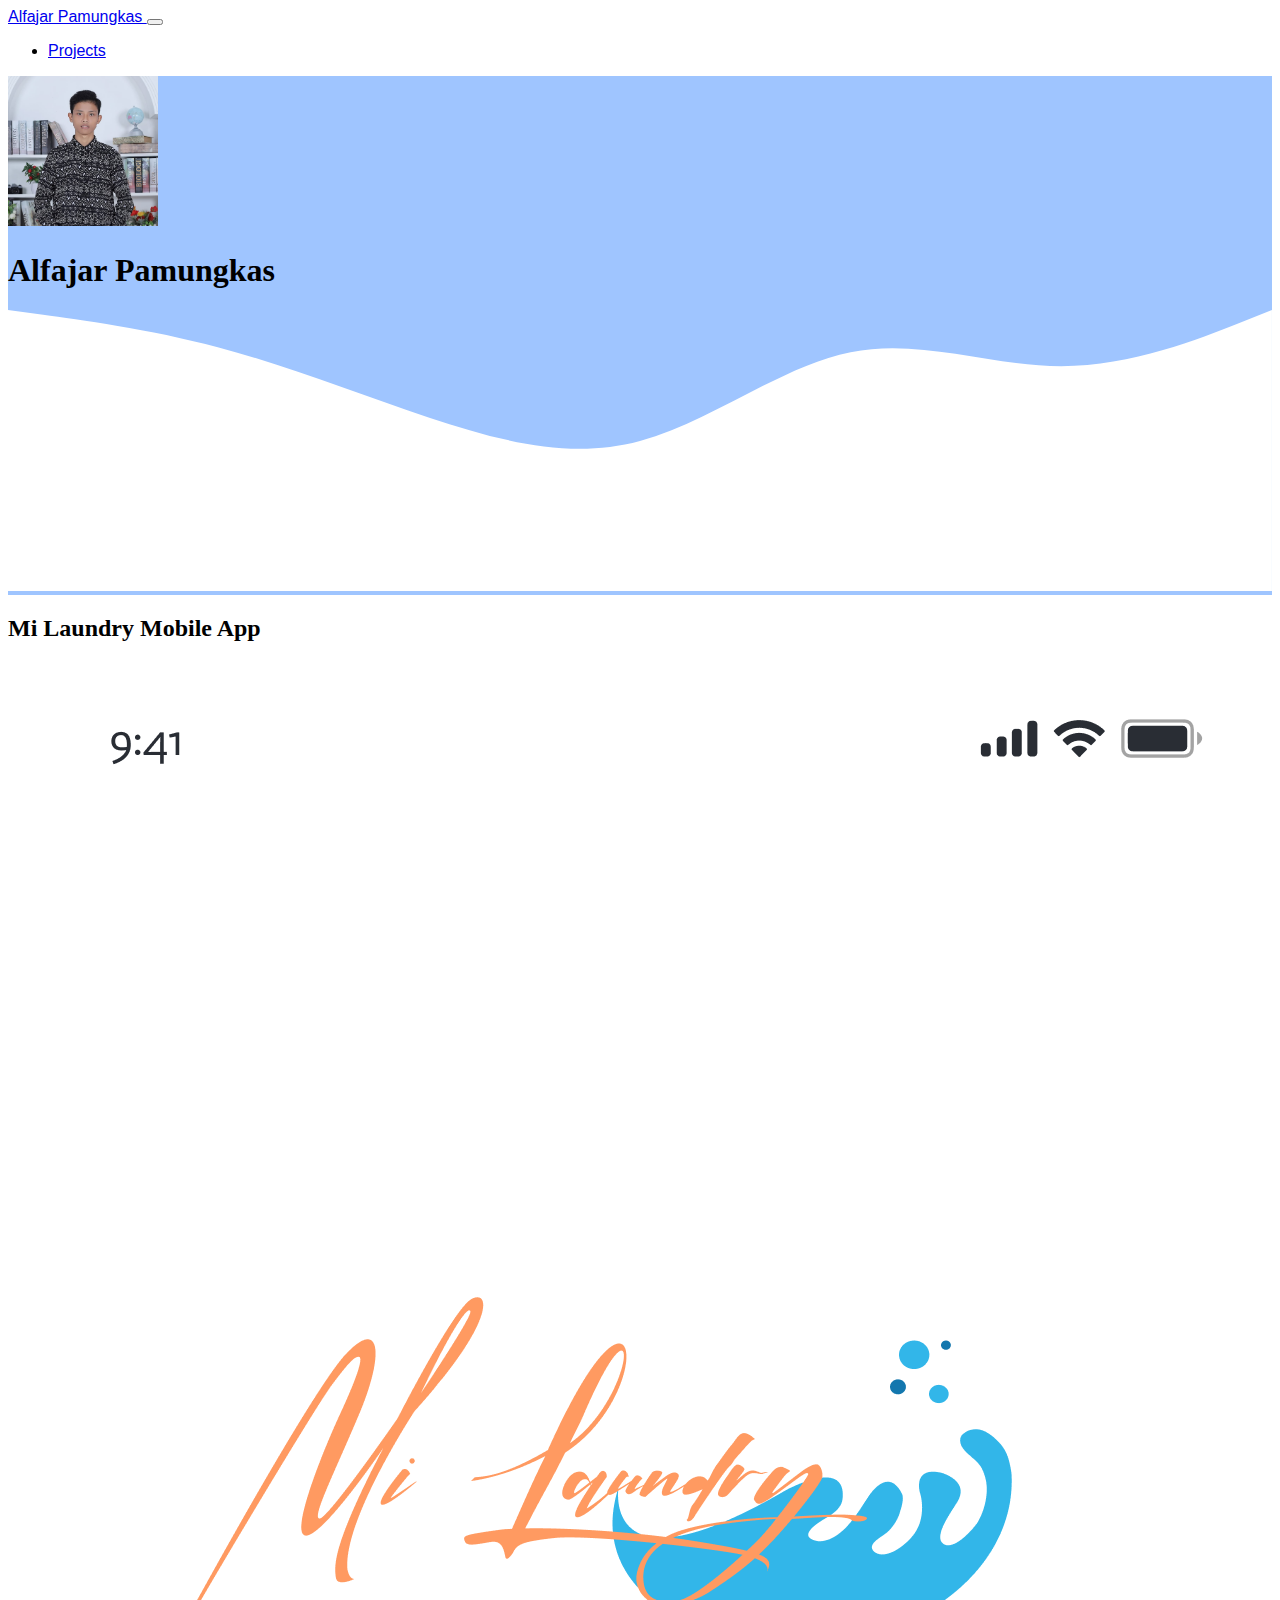
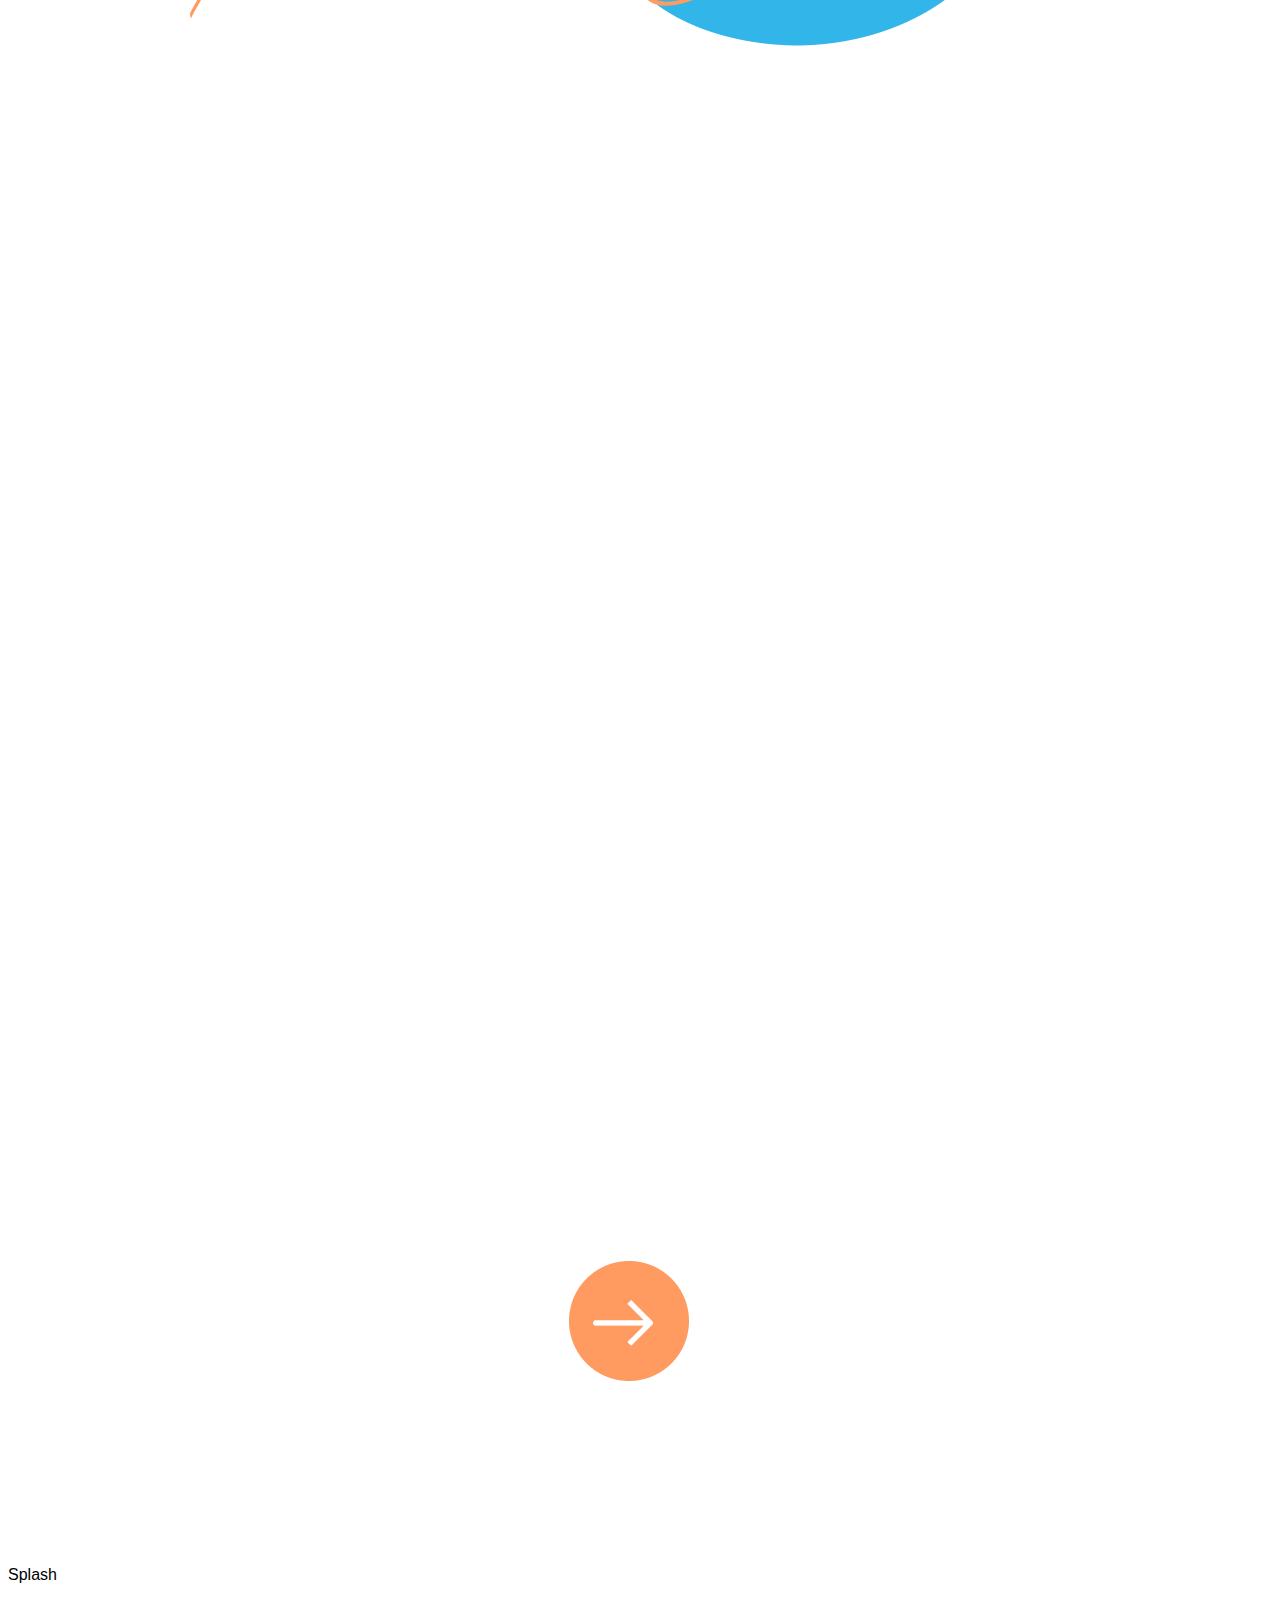
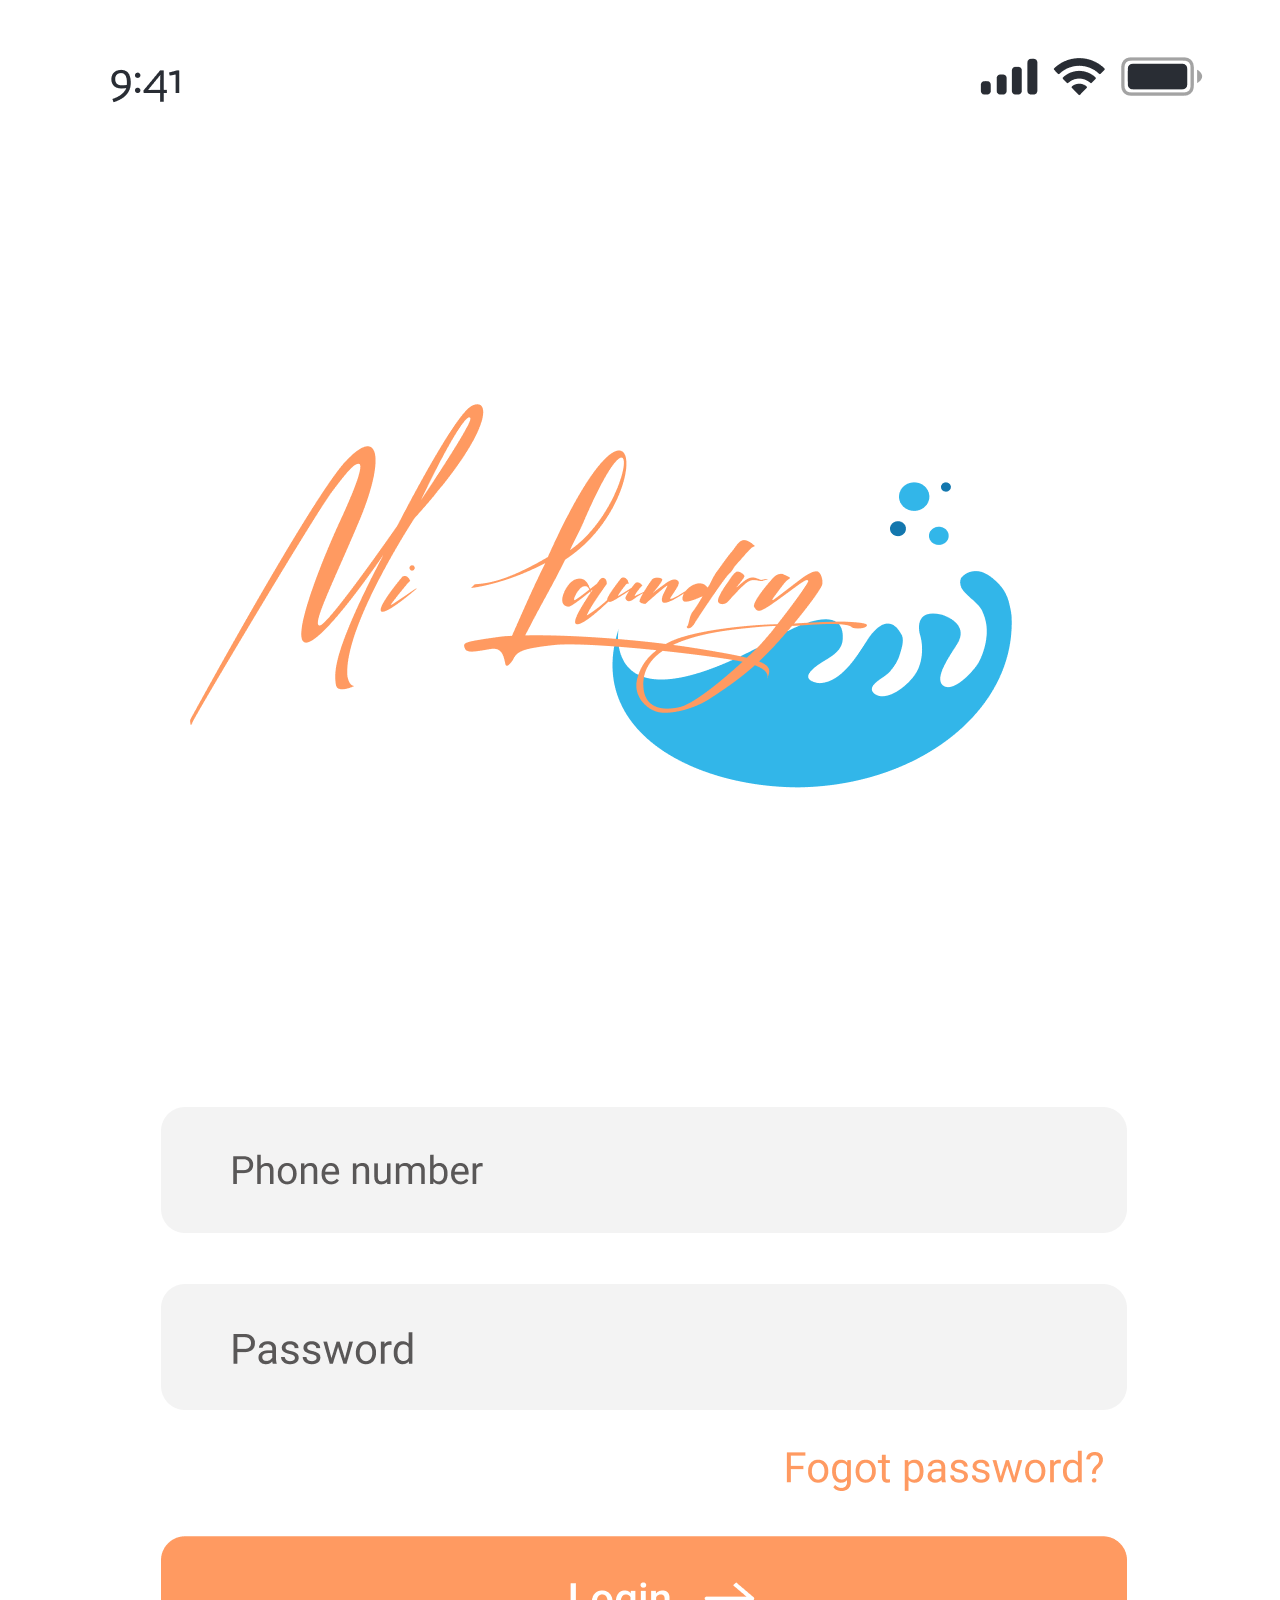
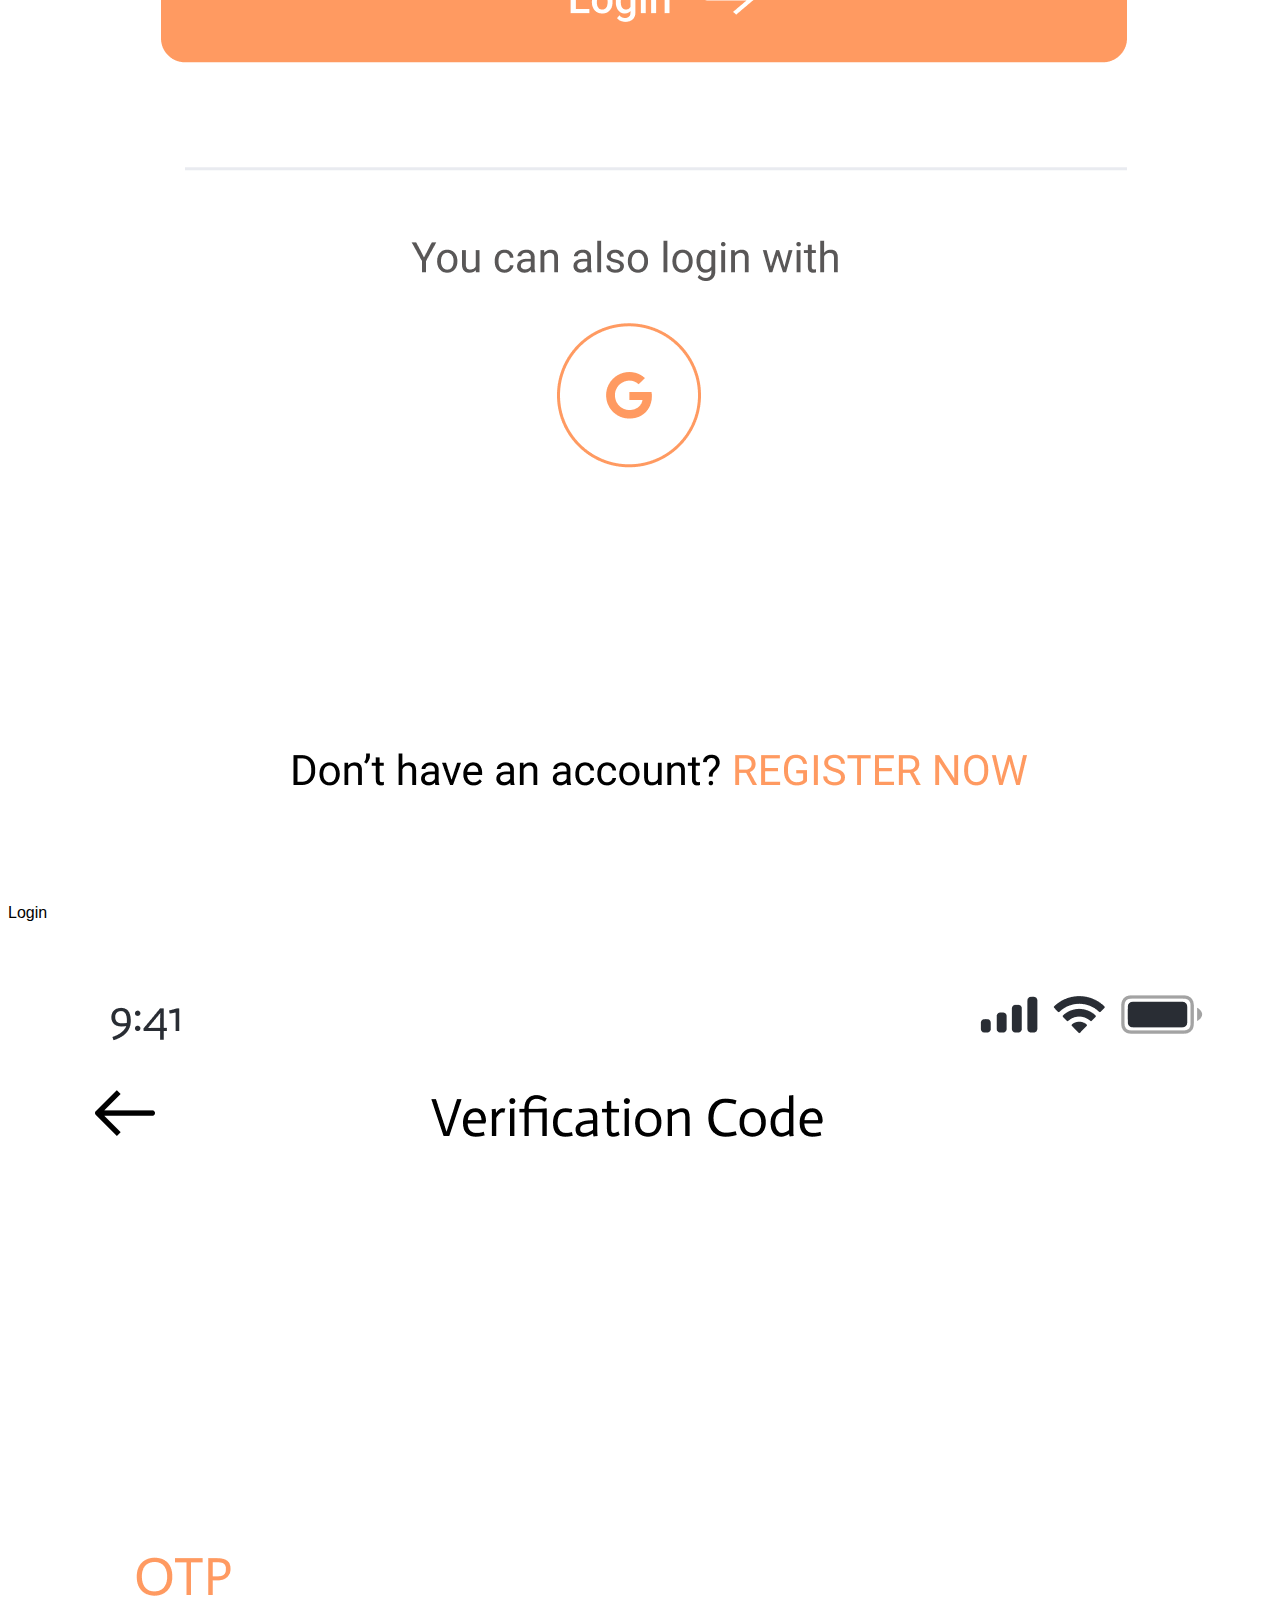
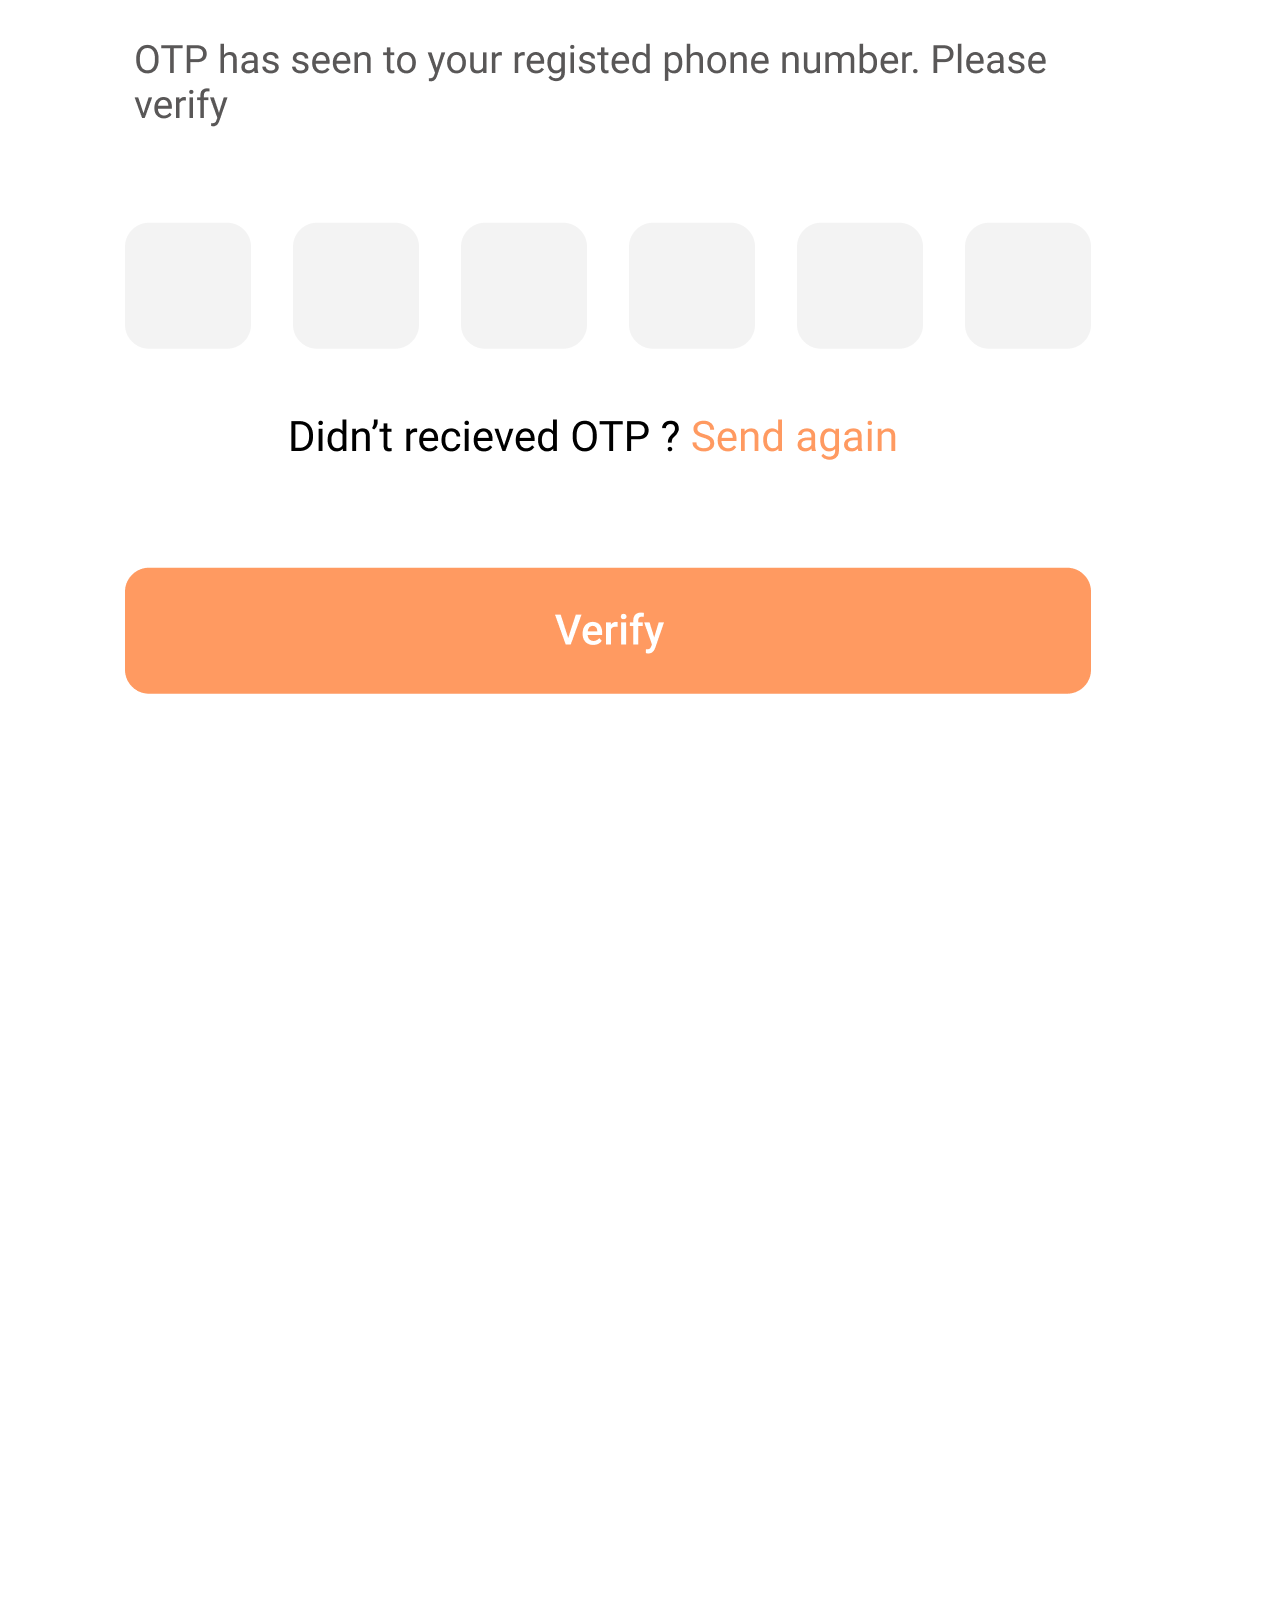
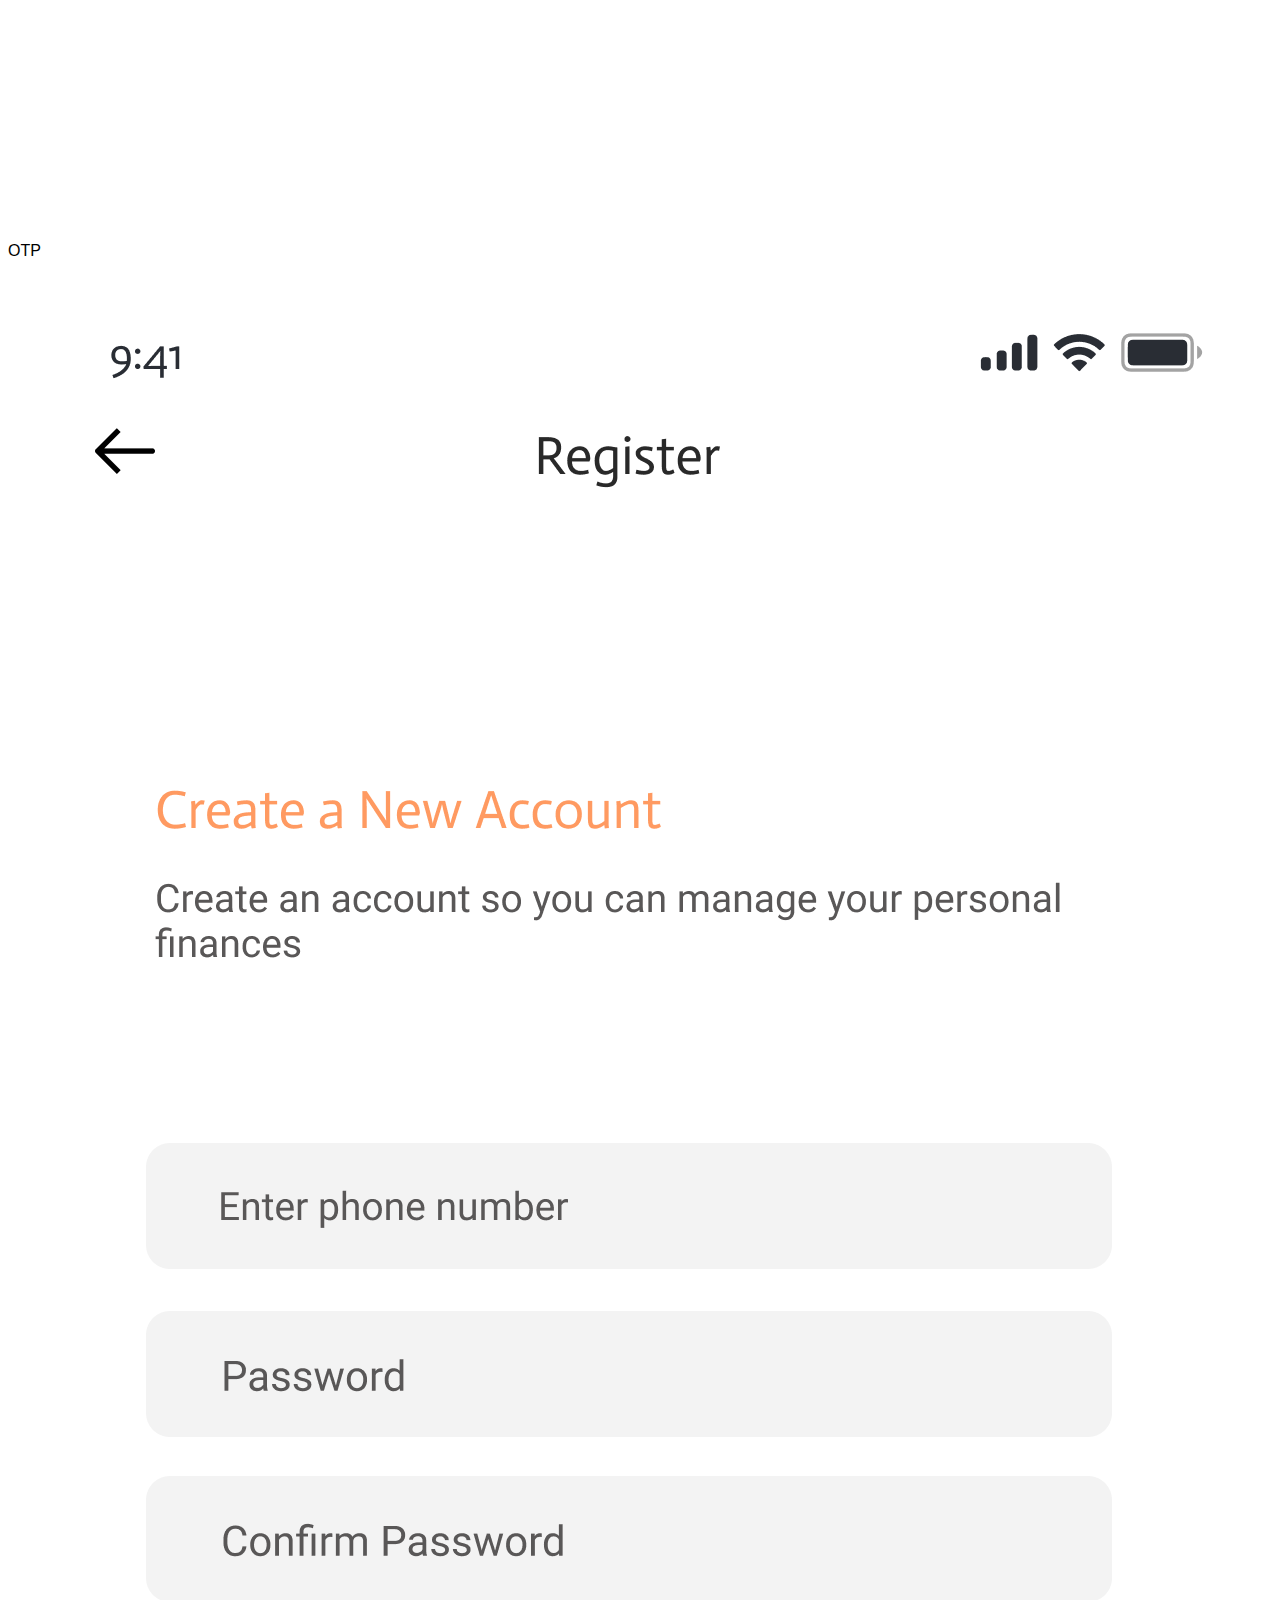
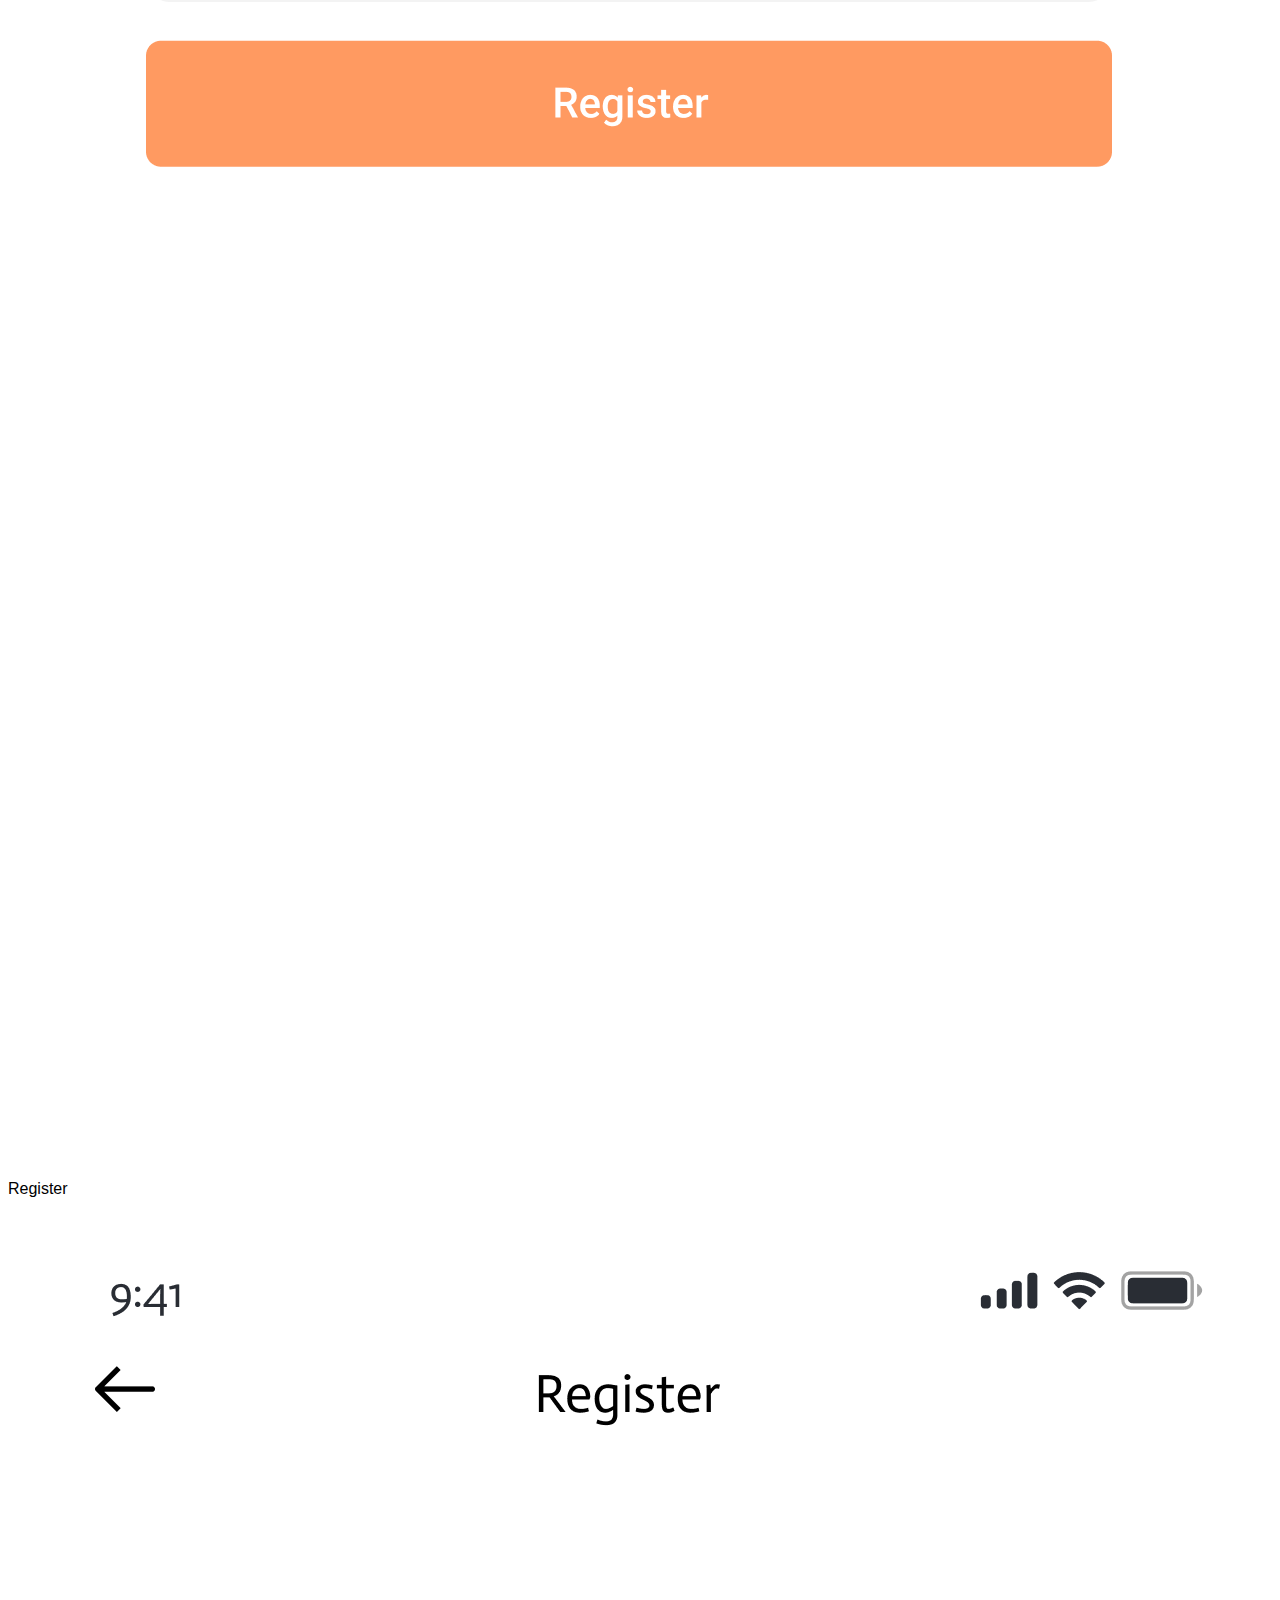
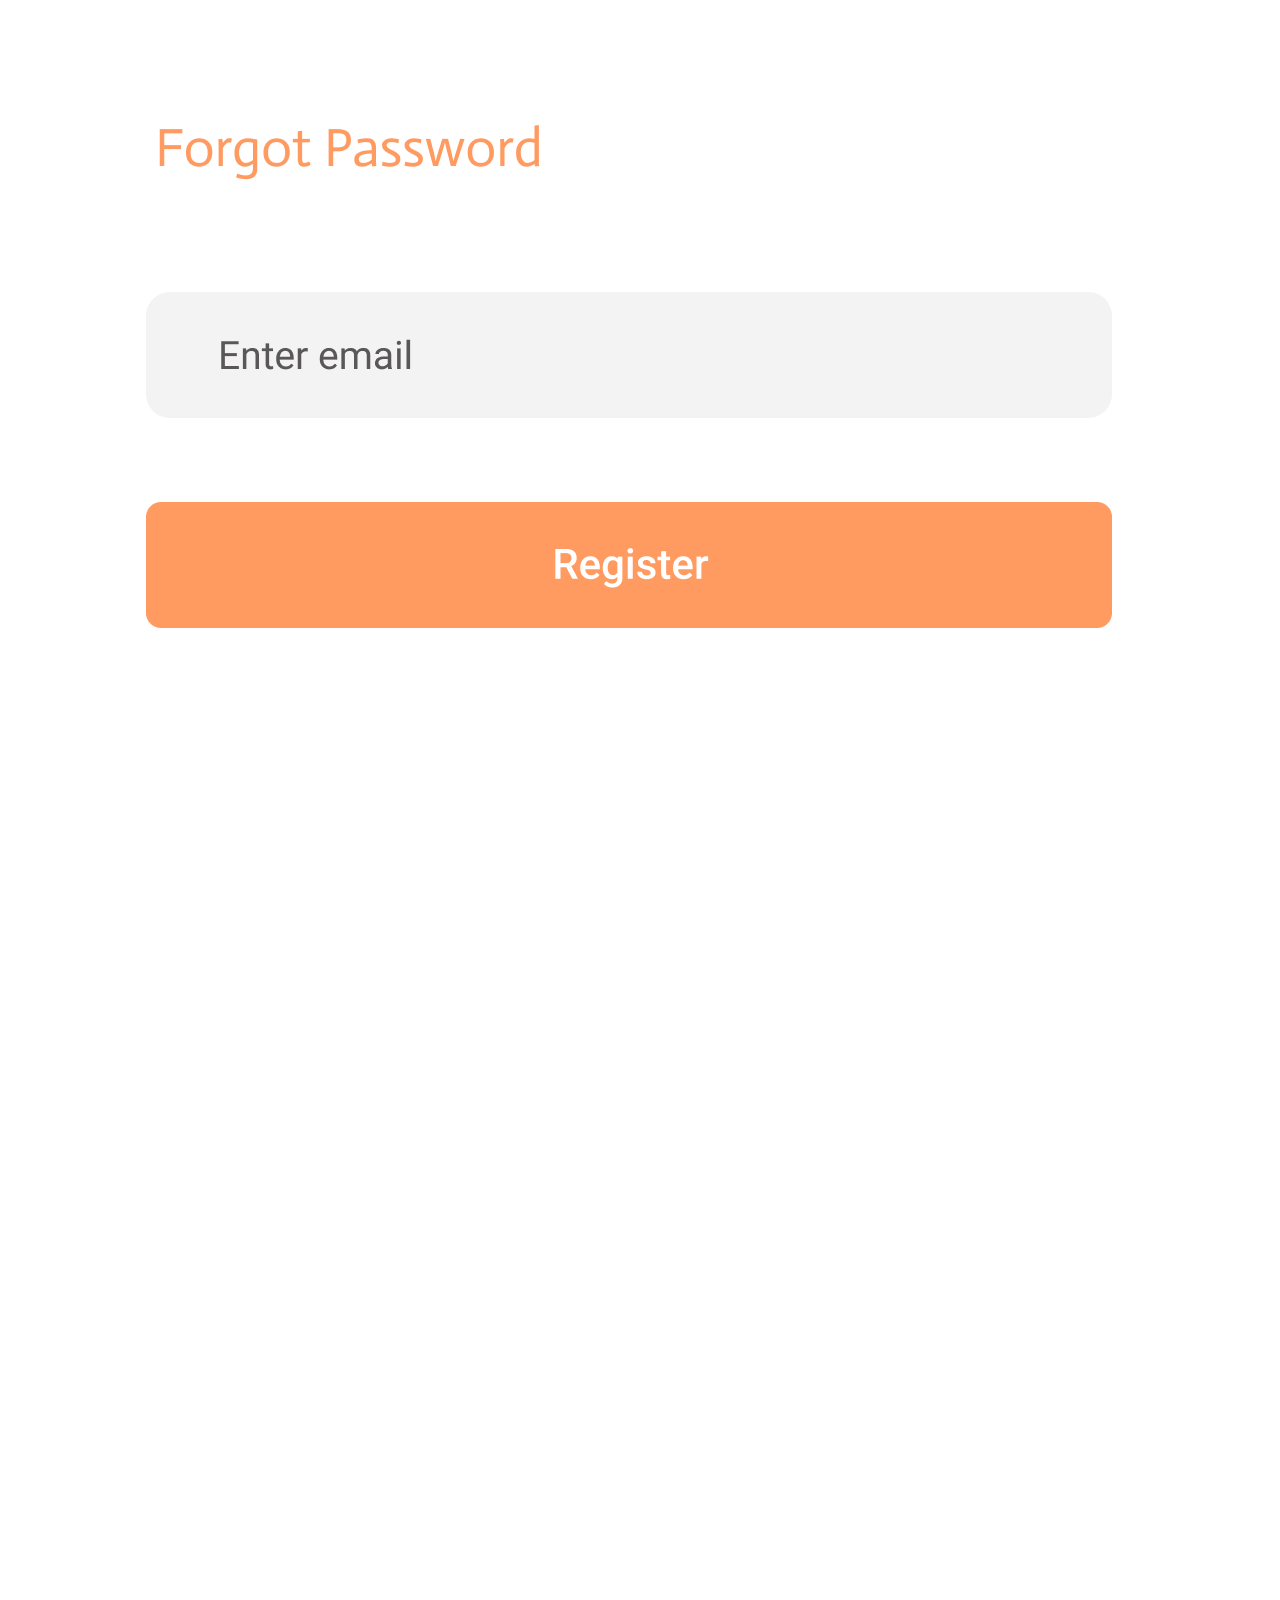
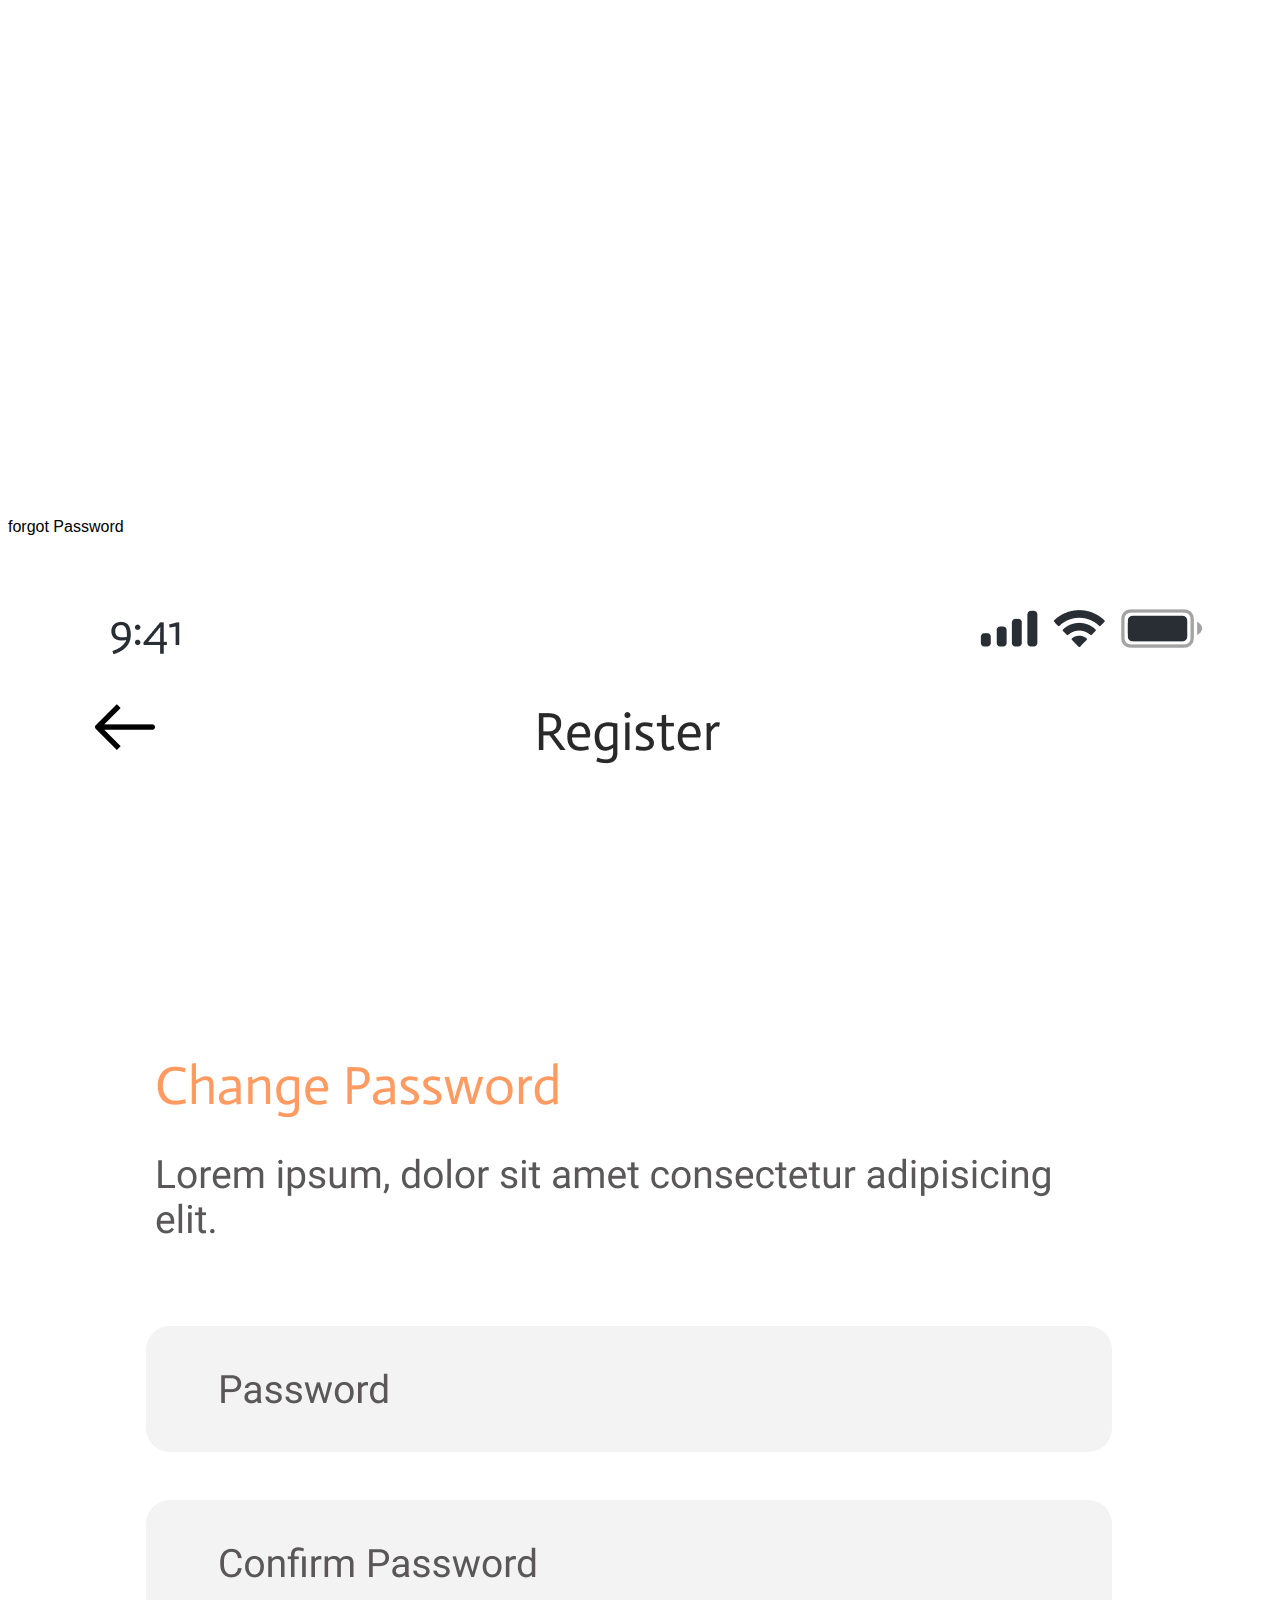
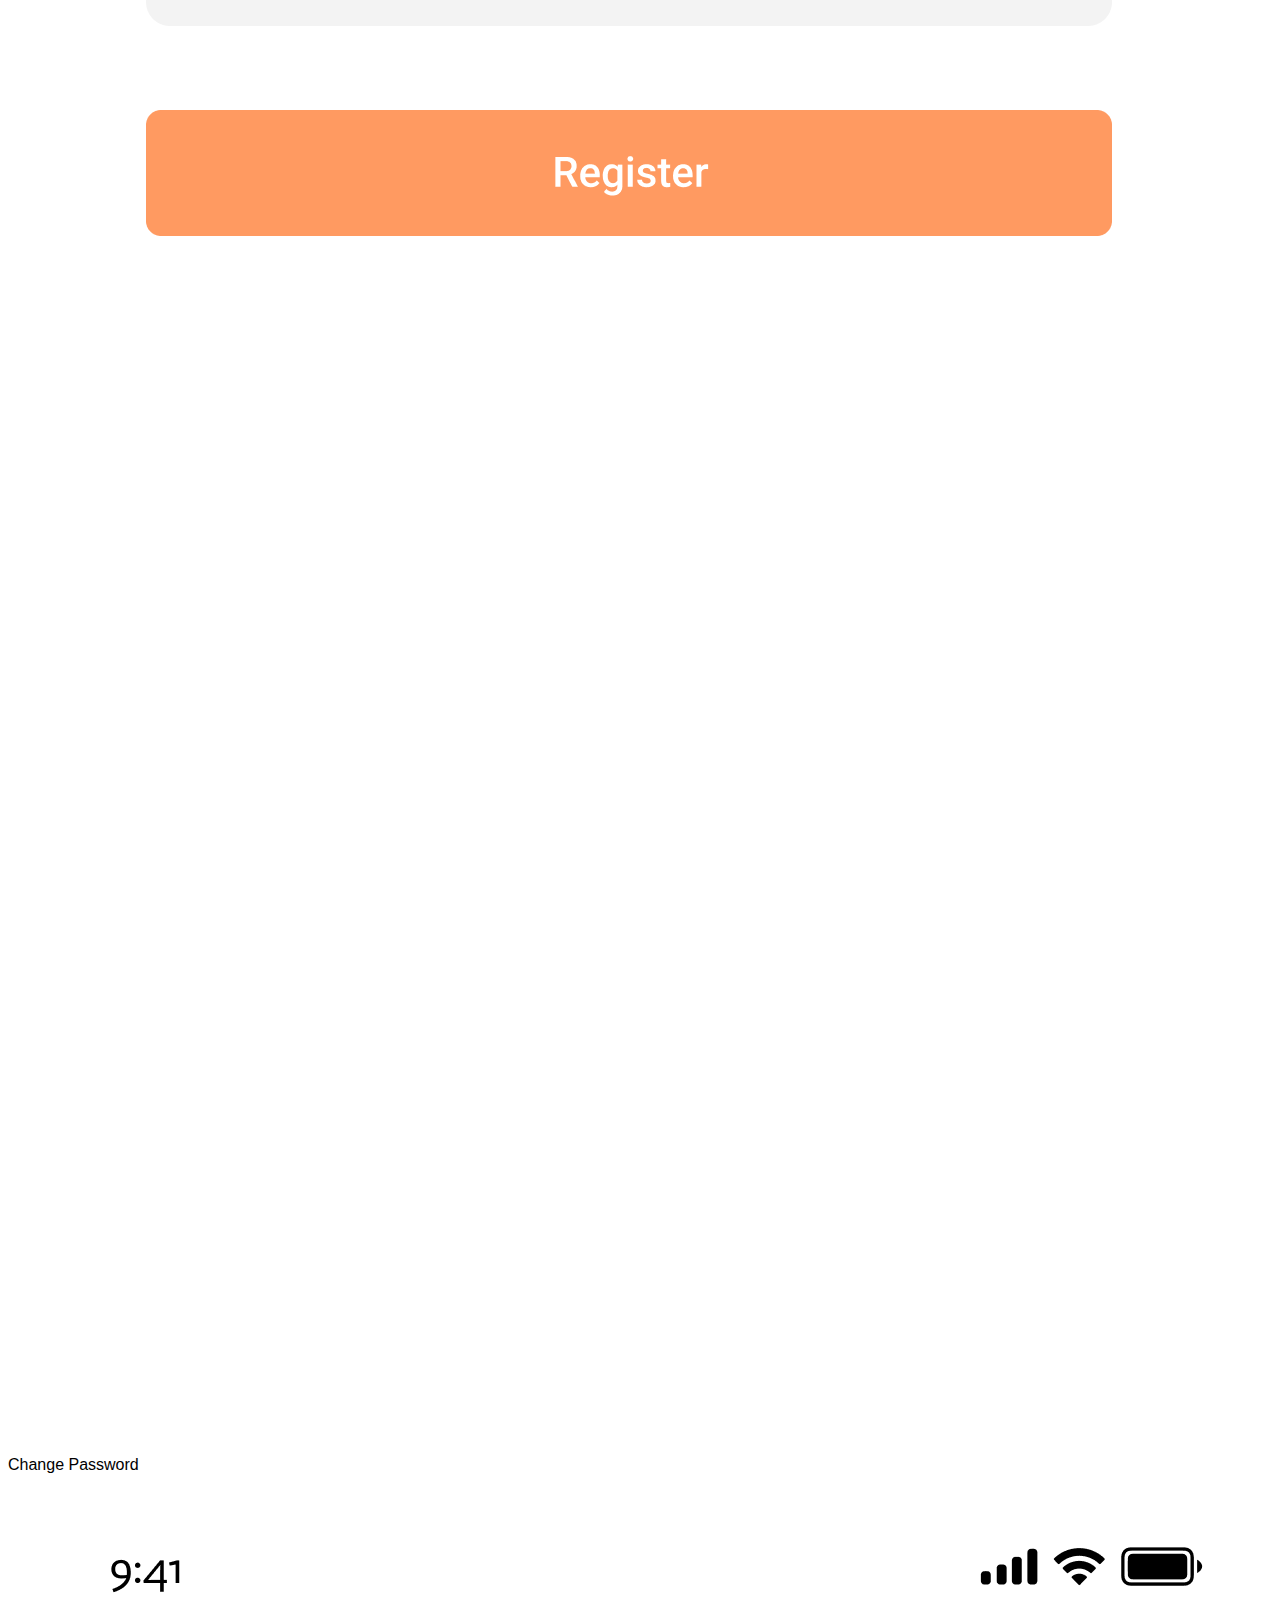
<file: project4.html>
<!doctype html>
<html lang="en">
  <head>
    <!-- Required meta tags -->
    <meta charset="utf-8">
    <meta name="viewport" content="width=device-width, initial-scale=1">

    <!-- Bootstrap CSS -->
    <link href="https://cdn.jsdelivr.net/npm/bootstrap@5.0.2/dist/css/bootstrap.min.css" rel="stylesheet" integrity="sha384-EVSTQN3/azprG1Anm3QDgpJLIm9Nao0Yz1ztcQTwFspd3yD65VohhpuuCOmLASjC" crossorigin="anonymous">
    <script src="https://code.jquery.com/jquery-3.6.1.min.js" integrity="sha256-o88AwQnZB+VDvE9tvIXrMQaPlFFSUTR+nldQm1LuPXQ=" crossorigin="anonymous"></script>

    <!-- My CSS -->
    <link rel="stylesheet" href="projects-style.css" />
    <title>Projects | Alfajar Pamungkas</title>
  </head>
  <body>

    <!-- Navbar -->
    <nav class="navbar navbar-expand-lg navbar-dark bg-primary bg-gradient shadow fixed-top">
        <div class="container">
          <a class="navbar-brand" href="https://www.instagram.com/alfajarpamungkas_" link rel="stylesheet" type="text/css" href="projects-style.css">Alfajar Pamungkas </a>
          <link rel="stylesheet" href="projects-style.css">
          <button class="navbar-toggler" type="button" data-bs-toggle="collapse" data-bs-target="#navbarNav" aria-controls="navbarNav" aria-expanded="false" aria-label="Toggle navigation">
            <span class="navbar-toggler-icon"></span>
          </button>
          <div class="collapse navbar-collapse" id="navbarNav">
            <ul class="navbar-nav ms-auto">
              <li class="nav-item">
                <a class="nav-link active" aria-current="page" href="#">Projects</a>
              </li>
            </ul>
          </div>
        </div>
      </nav>

      <!-- Jumbotron -->
    <section class="jumbotron text-center mt-5">
      <img src="img/alfajar.jpg" alt="Alfajar Pamungkas" width="150px" class="rounded-circle img-thumbnail mt-5">
      <h1 class="display-8">Alfajar Pamungkas</h1>
      <svg xmlns="http://www.w3.org/2000/svg" viewBox="0 0 1440 320"><path fill="#fff" fill-opacity="1" d="M0,0L40,5.3C80,11,160,21,240,42.7C320,64,400,96,480,122.7C560,149,640,171,720,149.3C800,128,880,64,960,48C1040,32,1120,64,1200,64C1280,64,1360,32,1400,16L1440,0L1440,320L1400,320C1360,320,1280,320,1200,320C1120,320,1040,320,960,320C880,320,800,320,720,320C640,320,560,320,480,320C400,320,320,320,240,320C160,320,80,320,40,320L0,320Z"></path></svg>

    </section>
  <!-- jumbotron end -->
    <!-- Navbar End -->
    <section id="project1">
        <section id="projects">
          <div class="container">
              <div class="row text-center mb-3">
                <div class="col mb-4">
                  <h2>Mi Laundry Mobile App</h2>
                </div>
              </div>
              <div class="row justify-content-center text-center fw-bold">
                <div class="col-md-4 mb-3">
                  <div class="card">
                    <img src="img/laundry/Splash.png" class="card-img-top" alt="projects 1">
                    <div class="card-body">
                      <p class="card-text">Splash</p>
                    </div>
                  </div>
                </div>
                <div class="col-md-4 mb-3">
                  <div class="card">
                    <img src="img/laundry/Login.png" class="card-img-top" alt="projects 2">
                    <div class="card-body">
                      <p class="card-text">Login</p>
                    </div>
                  </div>
                </div>
                <div class="col-md-4 mb-3">
                  <div class="card">
                    <img src="img/laundry/OTP.png" class="card-img-top" alt="projects 3">
                    <div class="card-body">
                      <p class="card-text">OTP</p>
                    </div>
                  </div>
                </div>
                <div class="col-md-4 mb-3">
                  <div class="card">
                    <img src="img/laundry/Register.png" class="card-img-top" alt="projects 4">
                    <div class="card-body">
                      <p class="card-text">Register</p>
                    </div>
                  </div>
                </div>
                <div class="col-md-4">
                  <div class="card">
                    <img src="img/laundry/Forgot Password.png" class="card-img-top" alt="projects 5">
                    <div class="card-body">
                      <p class="card-text">forgot Password</p>
                    </div>
                  </div>
                </div>
                <div class="col-md-4">
                  <div class="card">
                    <img src="img/laundry/Change Password.png" class="card-img-top" alt="projects 6">
                    <div class="card-body">
                      <p class="card-text">Change Password</p>
                    </div>
                  </div>
                </div>
                <div class="col-md-4">
                  <div class="card">
                    <img src="img/laundry/Home.png" class="card-img-top" alt="projects 7">
                    <div class="card-body">
                      <p class="card-text">Home</p>
                    </div>
                  </div>
                </div>
                <div class="col-md-4">
                  <div class="card">
                    <img src="img/laundry/Laundry Service.png" class="card-img-top" alt="projects 8">
                    <div class="card-body">
                      <p class="card-text">Laundry Service</p>
                    </div>
                  </div>
                </div>
                <div class="col-md-4">
                  <div class="card">
                    <img src="img/laundry/Rating-1.png" class="card-img-top" alt="projects 9">
                    <div class="card-body">
                      <p class="card-text">Rating</p>
                    </div>
                  </div>
                </div>
                <div class="col-md-4">
                    <div class="card">
                      <img src="img/laundry/OrderList.png" class="card-img-top" alt="projects 10">
                      <div class="card-body">
                        <p class="card-text">Order List</p>
                      </div>
                    </div>
                  </div><div class="col-md-4">
                    <div class="card">
                      <img src="img/laundry/Check Out.png" class="card-img-top" alt="projects 11">
                      <div class="card-body">
                        <p class="card-text">Check Out</p>
                      </div>
                    </div>
                  </div>
                  <div class="col-md-4">
                    <div class="card">
                      <img src="img/laundry/Confirm Order.png" class="card-img-top" alt="projects 12">
                      <div class="card-body">
                        <p class="card-text">Confirm Order</p>
                      </div>
                    </div>
                  </div><div class="col-md-4">
                    <div class="card">
                      <img src="img/laundry/Order Information.png" class="card-img-top" alt="projects 13">
                      <div class="card-body">
                        <p class="card-text">Order Information/p>
                      </div>
                    </div>
                  </div><div class="col-md-4">
                    <div class="card">
                      <img src="img/laundry/Order Information-1.png" class="card-img-top" alt="projects 14">
                      <div class="card-body">
                        <p class="card-text">Done Order</p>
                      </div>
                    </div>
                  </div><div class="col-md-4">
                    <div class="card">
                      <img src="img/laundry/Rating-2.png" class="card-img-top" alt="projects 15">
                      <div class="card-body">
                        <p class="card-text">My Profile</p>
                      </div>
                    </div>
                </div><div class="col-md-4">
                    <div class="card">
                      <img src="img/laundry/Order Chat.png" class="card-img-top" alt="projects 16">
                      <div class="card-body">
                        <p class="card-text">Order Chat</p>
                      </div>
                    </div></div><div class="col-md-4">
                        <div class="card">
                          <img src="img/laundry/Setting.png" class="card-img-top" alt="projects 17">
                          <div class="card-body">
                            <p class="card-text">Settings</p>
                          </div>
                        </div>
              </div>
          </div>
          <svg xmlns="http://www.w3.org/2000/svg" viewBox="0 0 1440 320"><path fill="#fff" fill-opacity="1" d="M0,32L34.3,32C68.6,32,137,32,206,64C274.3,96,343,160,411,165.3C480,171,549,117,617,96C685.7,75,754,85,823,101.3C891.4,117,960,139,1029,160C1097.1,181,1166,203,1234,186.7C1302.9,171,1371,117,1406,90.7L1440,64L1440,320L1405.7,320C1371.4,320,1303,320,1234,320C1165.7,320,1097,320,1029,320C960,320,891,320,823,320C754.3,320,686,320,617,320C548.6,320,480,320,411,320C342.9,320,274,320,206,320C137.1,320,69,320,34,320L0,320Z"></path></svg>
        </section>
    </section>
    <!-- Option 1: Bootstrap Bundle with Popper -->
    <script src="https://cdn.jsdelivr.net/npm/bootstrap@5.0.2/dist/js/bootstrap.bundle.min.js" integrity="sha384-MrcW6ZMFYlzcLA8Nl+NtUVF0sA7MsXsP1UyJoMp4YLEuNSfAP+JcXn/tWtIaxVXM" crossorigin="anonymous"></script>

   
  </body>
</html>
</file>
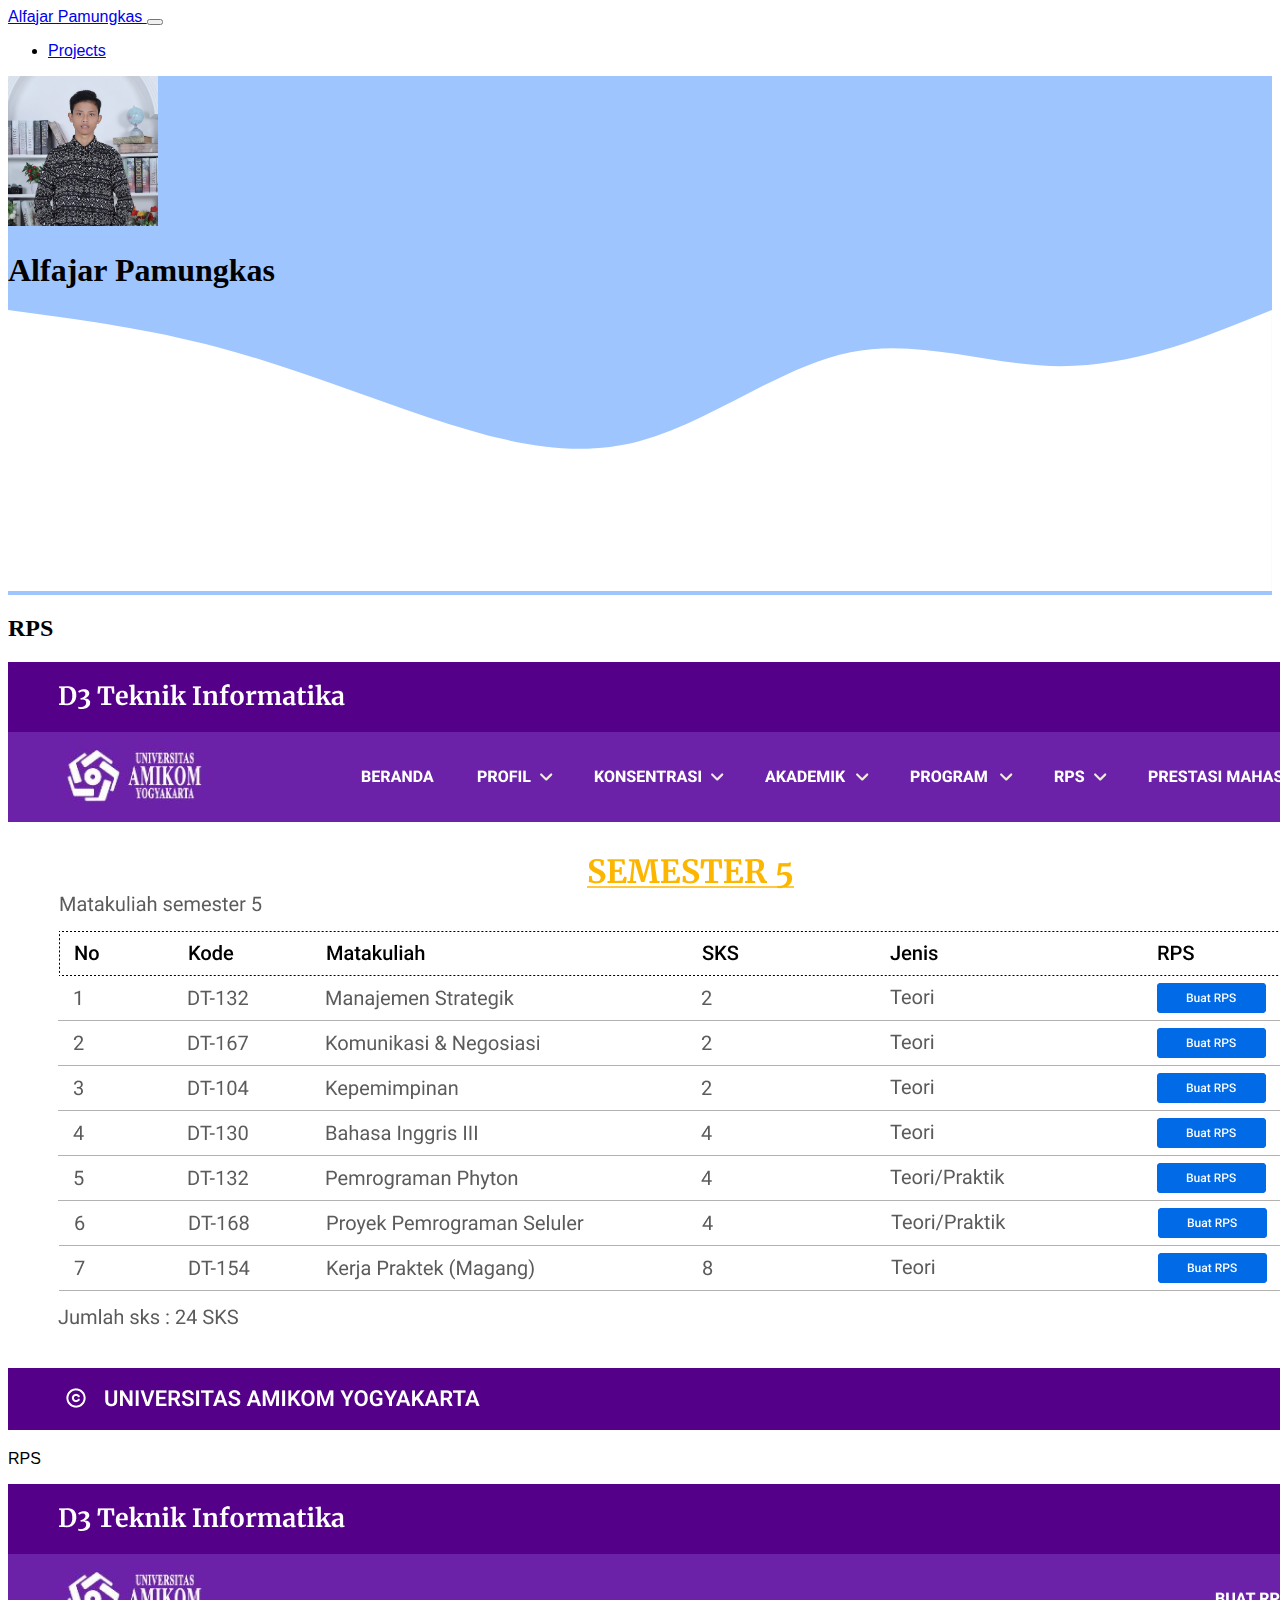
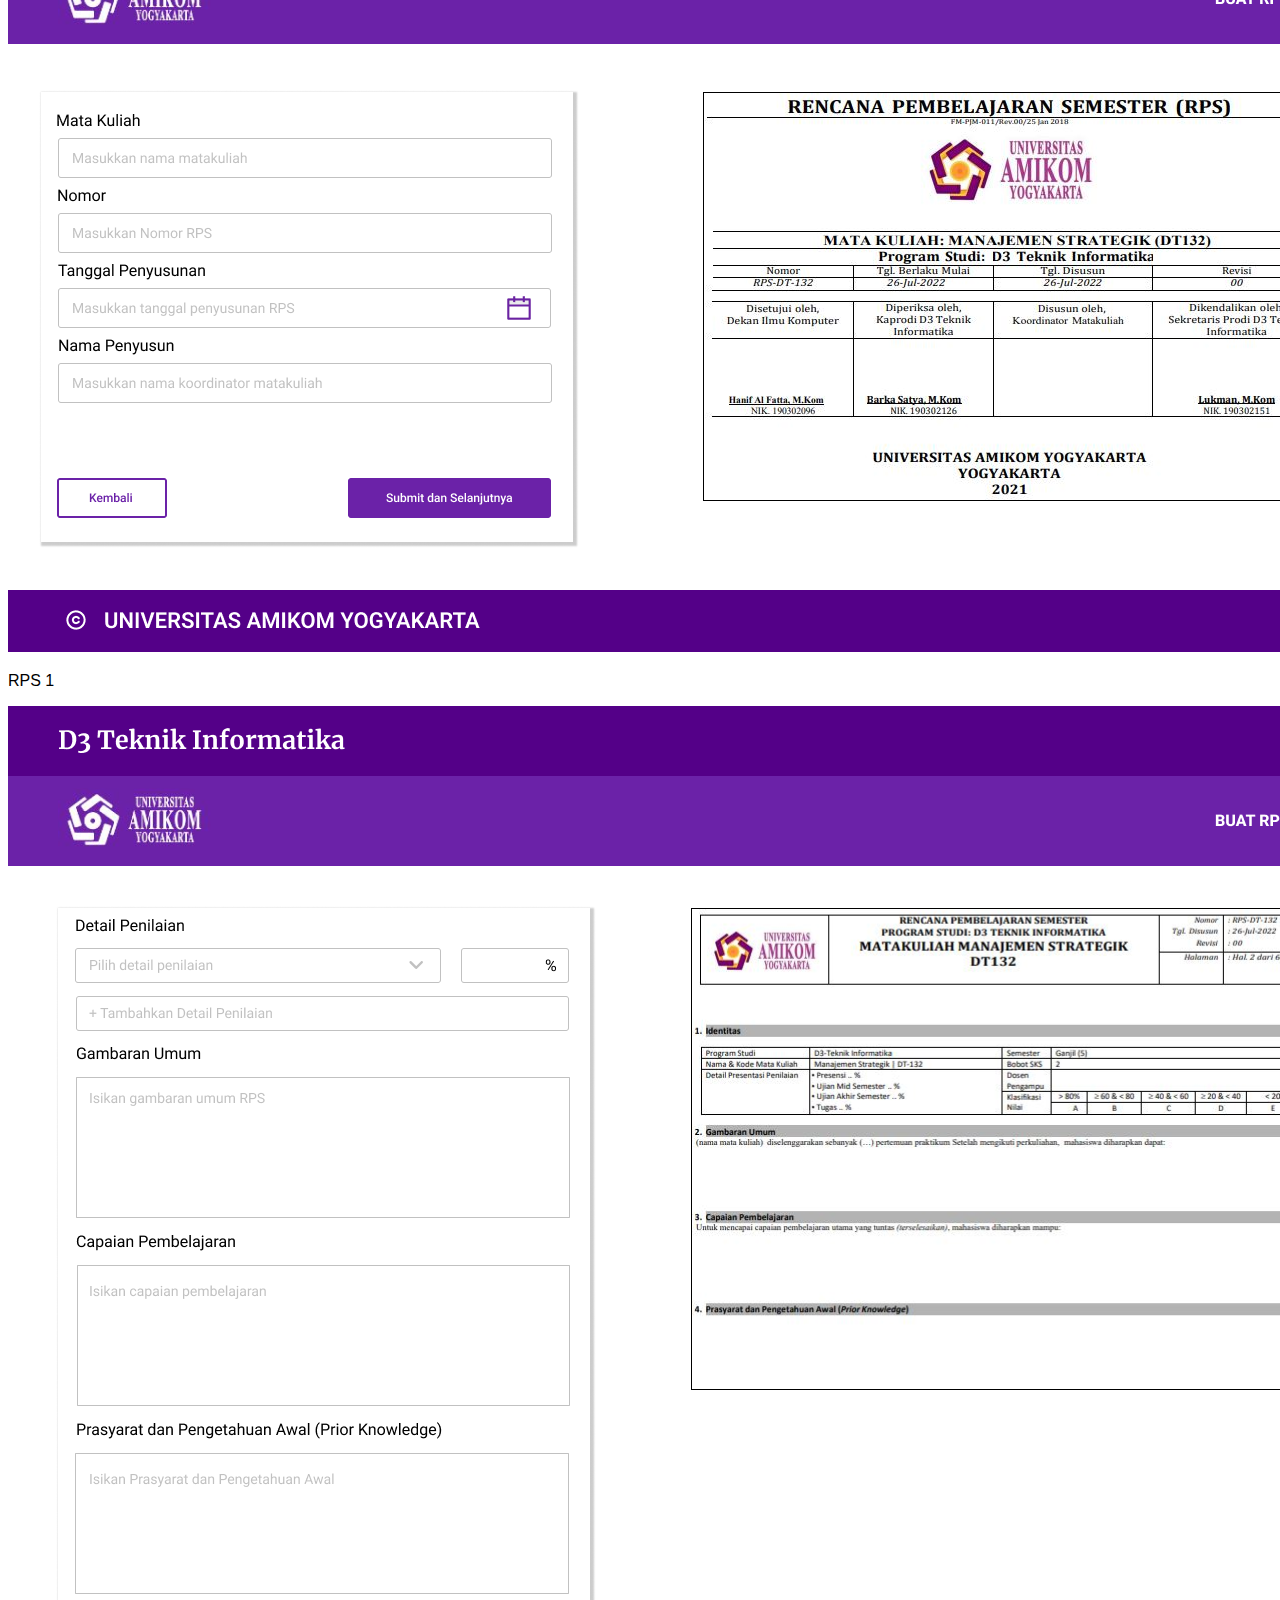
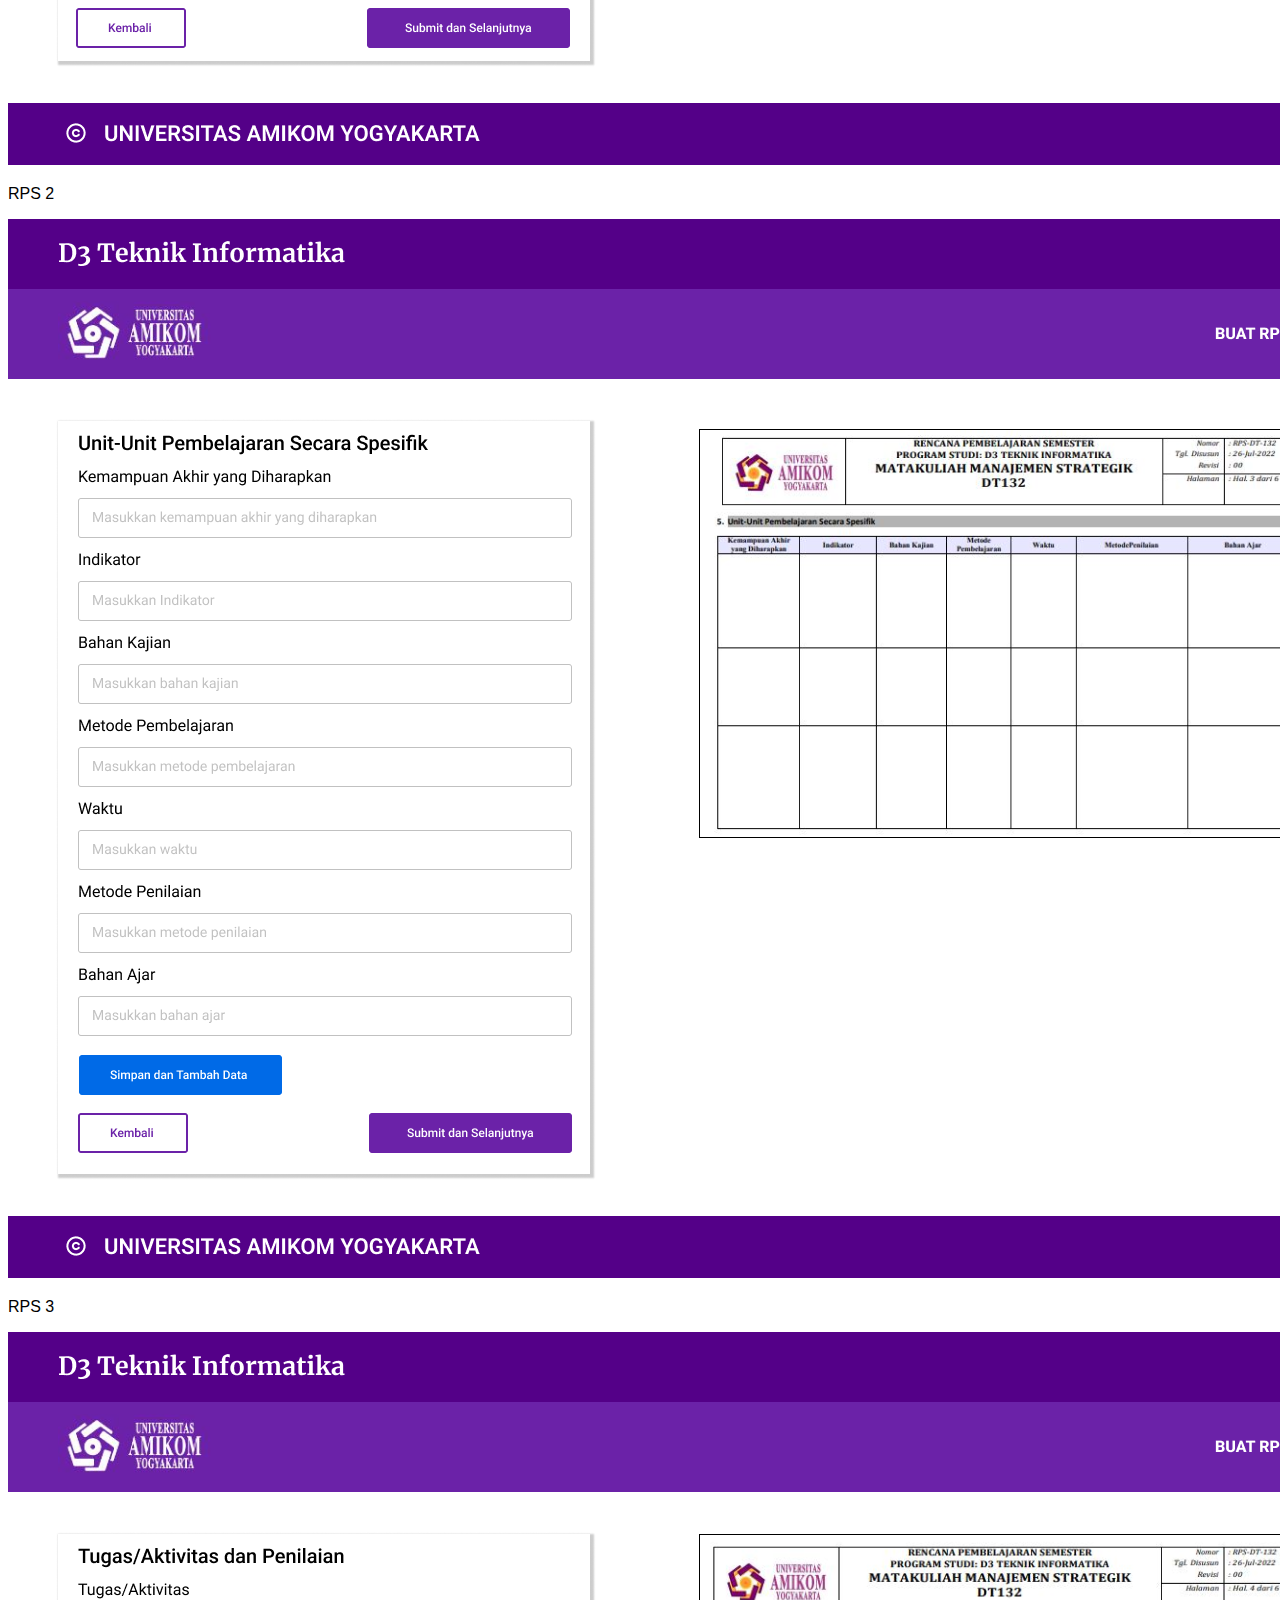
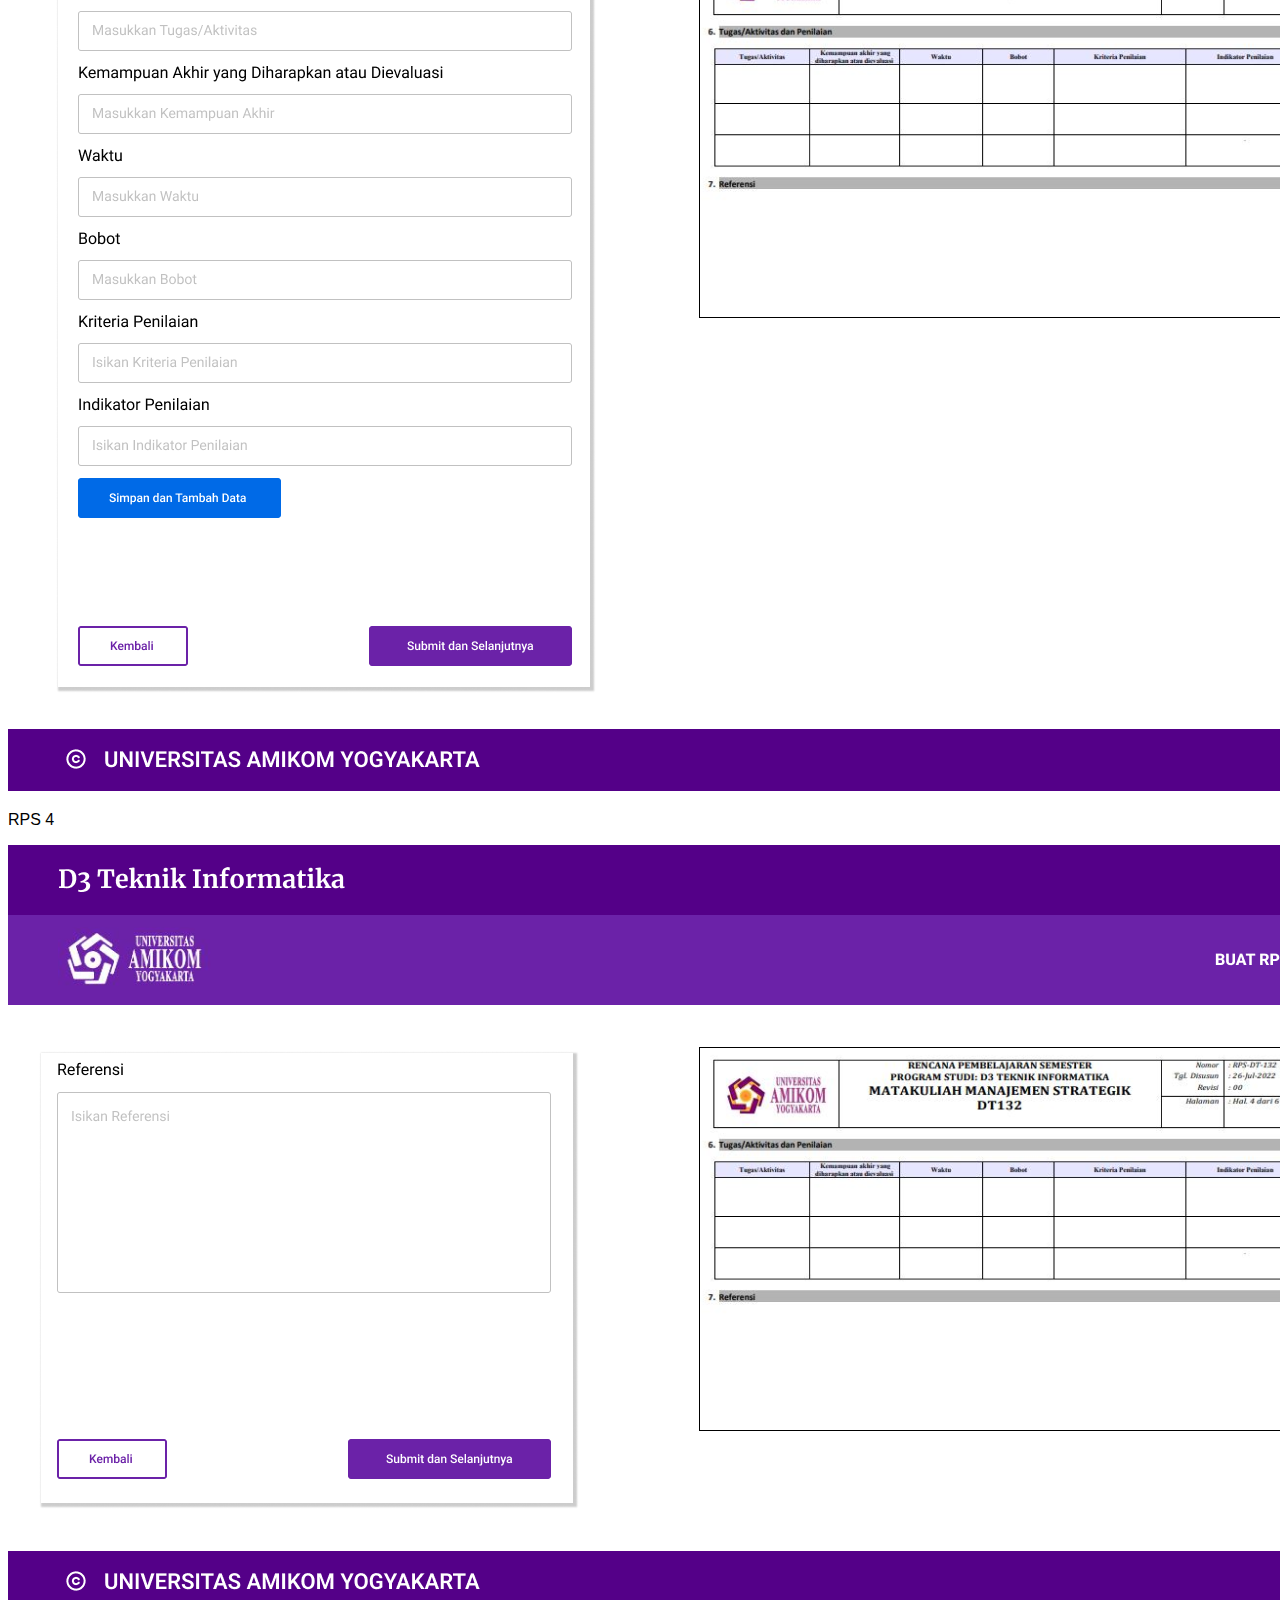
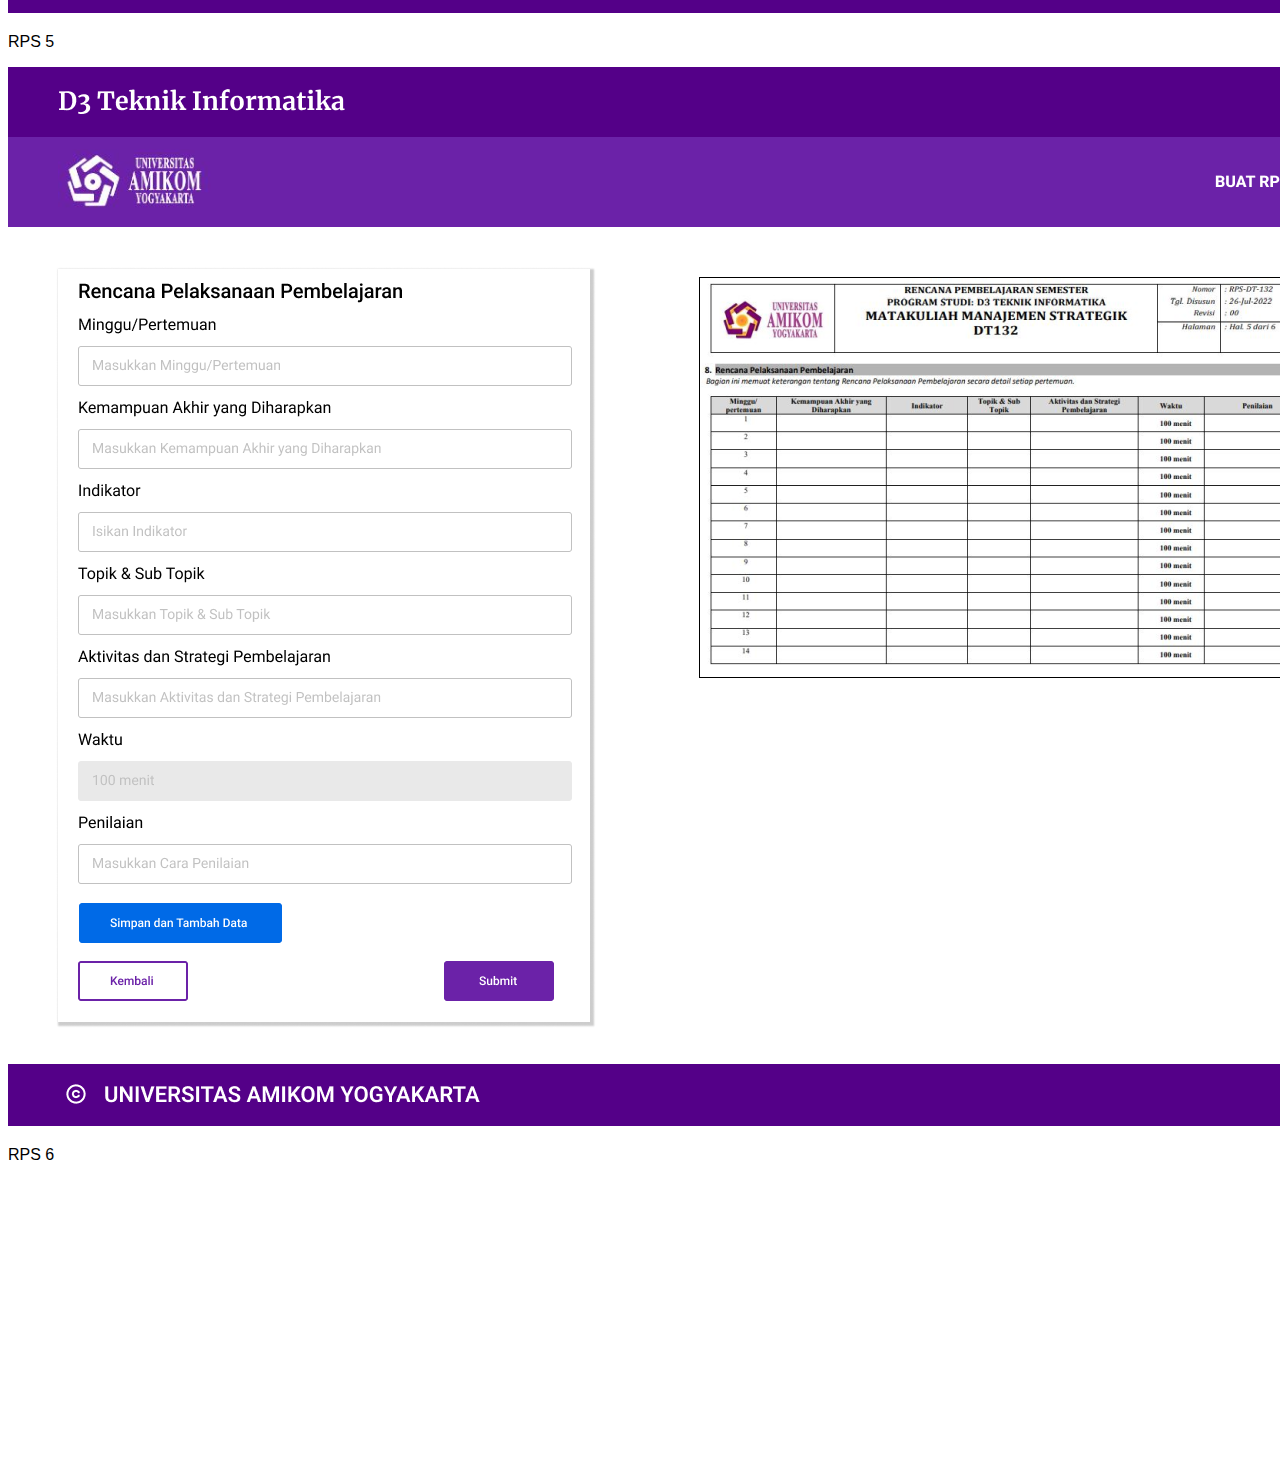
<file: project5.html>
<!doctype html>
<html lang="en">
  <head>
    <!-- Required meta tags -->
    <meta charset="utf-8">
    <meta name="viewport" content="width=device-width, initial-scale=1">

    <!-- Bootstrap CSS -->
    <link href="https://cdn.jsdelivr.net/npm/bootstrap@5.0.2/dist/css/bootstrap.min.css" rel="stylesheet" integrity="sha384-EVSTQN3/azprG1Anm3QDgpJLIm9Nao0Yz1ztcQTwFspd3yD65VohhpuuCOmLASjC" crossorigin="anonymous">
    <script src="https://code.jquery.com/jquery-3.6.1.min.js" integrity="sha256-o88AwQnZB+VDvE9tvIXrMQaPlFFSUTR+nldQm1LuPXQ=" crossorigin="anonymous"></script>

    <!-- My CSS -->
    <link rel="stylesheet" href="projects-style.css" />
    <title>Projects | Alfajar Pamungkas</title>
  </head>
  <body>

    <!-- Navbar -->
    <nav class="navbar navbar-expand-lg navbar-dark bg-primary bg-gradient shadow fixed-top">
        <div class="container">
          <a class="navbar-brand" href="https://www.instagram.com/alfajarpamungkas_" link rel="stylesheet" type="text/css" href="projects-style.css">Alfajar Pamungkas </a>
          <link rel="stylesheet" href="projects-style.css">
          <button class="navbar-toggler" type="button" data-bs-toggle="collapse" data-bs-target="#navbarNav" aria-controls="navbarNav" aria-expanded="false" aria-label="Toggle navigation">
            <span class="navbar-toggler-icon"></span>
          </button>
          <div class="collapse navbar-collapse" id="navbarNav">
            <ul class="navbar-nav ms-auto">
              <li class="nav-item">
                <a class="nav-link active" aria-current="page" href="#">Projects</a>
              </li>
            </ul>
          </div>
        </div>
      </nav>

      <!-- Jumbotron -->
    <section class="jumbotron text-center mt-5">
      <img src="img/alfajar.jpg" alt="Alfajar Pamungkas" width="150px" class="rounded-circle img-thumbnail mt-5">
      <h1 class="display-8">Alfajar Pamungkas</h1>
      <svg xmlns="http://www.w3.org/2000/svg" viewBox="0 0 1440 320"><path fill="#fff" fill-opacity="1" d="M0,0L40,5.3C80,11,160,21,240,42.7C320,64,400,96,480,122.7C560,149,640,171,720,149.3C800,128,880,64,960,48C1040,32,1120,64,1200,64C1280,64,1360,32,1400,16L1440,0L1440,320L1400,320C1360,320,1280,320,1200,320C1120,320,1040,320,960,320C880,320,800,320,720,320C640,320,560,320,480,320C400,320,320,320,240,320C160,320,80,320,40,320L0,320Z"></path></svg>

    </section>
  <!-- jumbotron end -->
    <!-- Navbar End -->
    <section id="project1">
        <section id="projects">
          <div class="container">
              <div class="row text-center mb-3">
                <div class="col mb-4">
                  <h2>RPS</h2>
                </div>
              </div>
              <div class="row justify-content-center text-center fw-bold">
                <div class="col-md-4 mb-3">
                  <div class="card">
                    <img src="img/rps/Home.png" class="card-img-top" alt="projects 1">
                    <div class="card-body">
                      <p class="card-text">RPS</p>
                    </div>
                  </div>
                </div>
                <div class="col-md-4 mb-3">
                  <div class="card">
                    <img src="img/rps/RPS-1.png" class="card-img-top" alt="projects 2">
                    <div class="card-body">
                      <p class="card-text">RPS 1</p>
                    </div>
                  </div>
                </div>
                <div class="col-md-4 mb-3">
                  <div class="card">
                    <img src="img/rps/RPS-2.png" class="card-img-top" alt="projects 3">
                    <div class="card-body">
                      <p class="card-text">RPS 2</p>
                    </div>
                  </div>
                </div>
                <div class="col-md-4 mb-3">
                  <div class="card">
                    <img src="img/rps/RPS-3.png" class="card-img-top" alt="projects 4">
                    <div class="card-body">
                      <p class="card-text">RPS 3</p>
                    </div>
                  </div>
                </div>
                <div class="col-md-4">
                  <div class="card">
                    <img src="img/rps/RPS-4.png" class="card-img-top" alt="projects 5">
                    <div class="card-body">
                      <p class="card-text">RPS 4</p>
                    </div>
                  </div>
                </div>
                <div class="col-md-4">
                  <div class="card">
                    <img src="img/rps/RPS-5.png" class="card-img-top" alt="projects 6">
                    <div class="card-body">
                      <p class="card-text">RPS 5</p>
                    </div>
                  </div>
                </div>
                <div class="col-md-4">
                  <div class="card">
                    <img src="img/rps/RPS-6.png" class="card-img-top" alt="projects 7">
                    <div class="card-body">
                      <p class="card-text">RPS 6</p>
                    </div>
                  </div>
                </div>
              </div>
          </div>
          <svg xmlns="http://www.w3.org/2000/svg" viewBox="0 0 1440 320"><path fill="#fff" fill-opacity="1" d="M0,32L34.3,32C68.6,32,137,32,206,64C274.3,96,343,160,411,165.3C480,171,549,117,617,96C685.7,75,754,85,823,101.3C891.4,117,960,139,1029,160C1097.1,181,1166,203,1234,186.7C1302.9,171,1371,117,1406,90.7L1440,64L1440,320L1405.7,320C1371.4,320,1303,320,1234,320C1165.7,320,1097,320,1029,320C960,320,891,320,823,320C754.3,320,686,320,617,320C548.6,320,480,320,411,320C342.9,320,274,320,206,320C137.1,320,69,320,34,320L0,320Z"></path></svg>
        </section>
    </section>
    <!-- Option 1: Bootstrap Bundle with Popper -->
    <script src="https://cdn.jsdelivr.net/npm/bootstrap@5.0.2/dist/js/bootstrap.bundle.min.js" integrity="sha384-MrcW6ZMFYlzcLA8Nl+NtUVF0sA7MsXsP1UyJoMp4YLEuNSfAP+JcXn/tWtIaxVXM" crossorigin="anonymous"></script>

   
  </body>
</html>
</file>
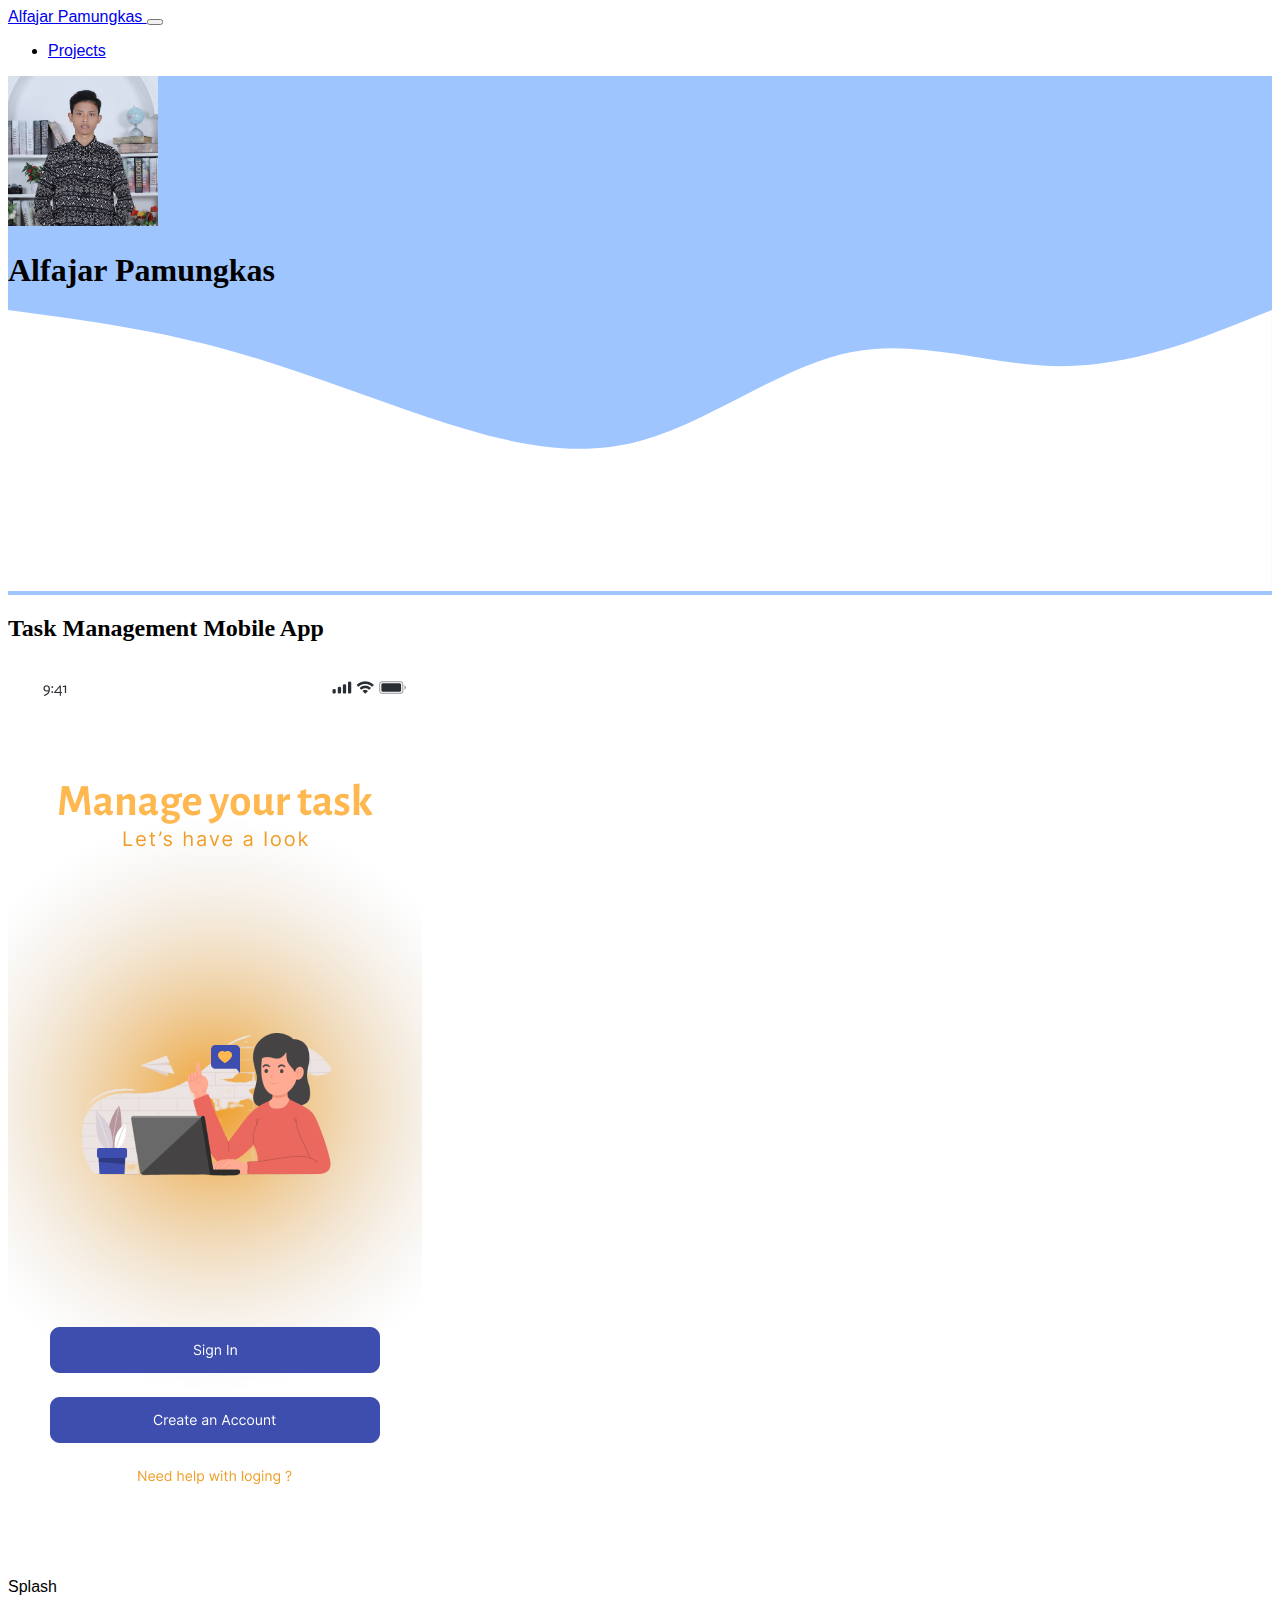
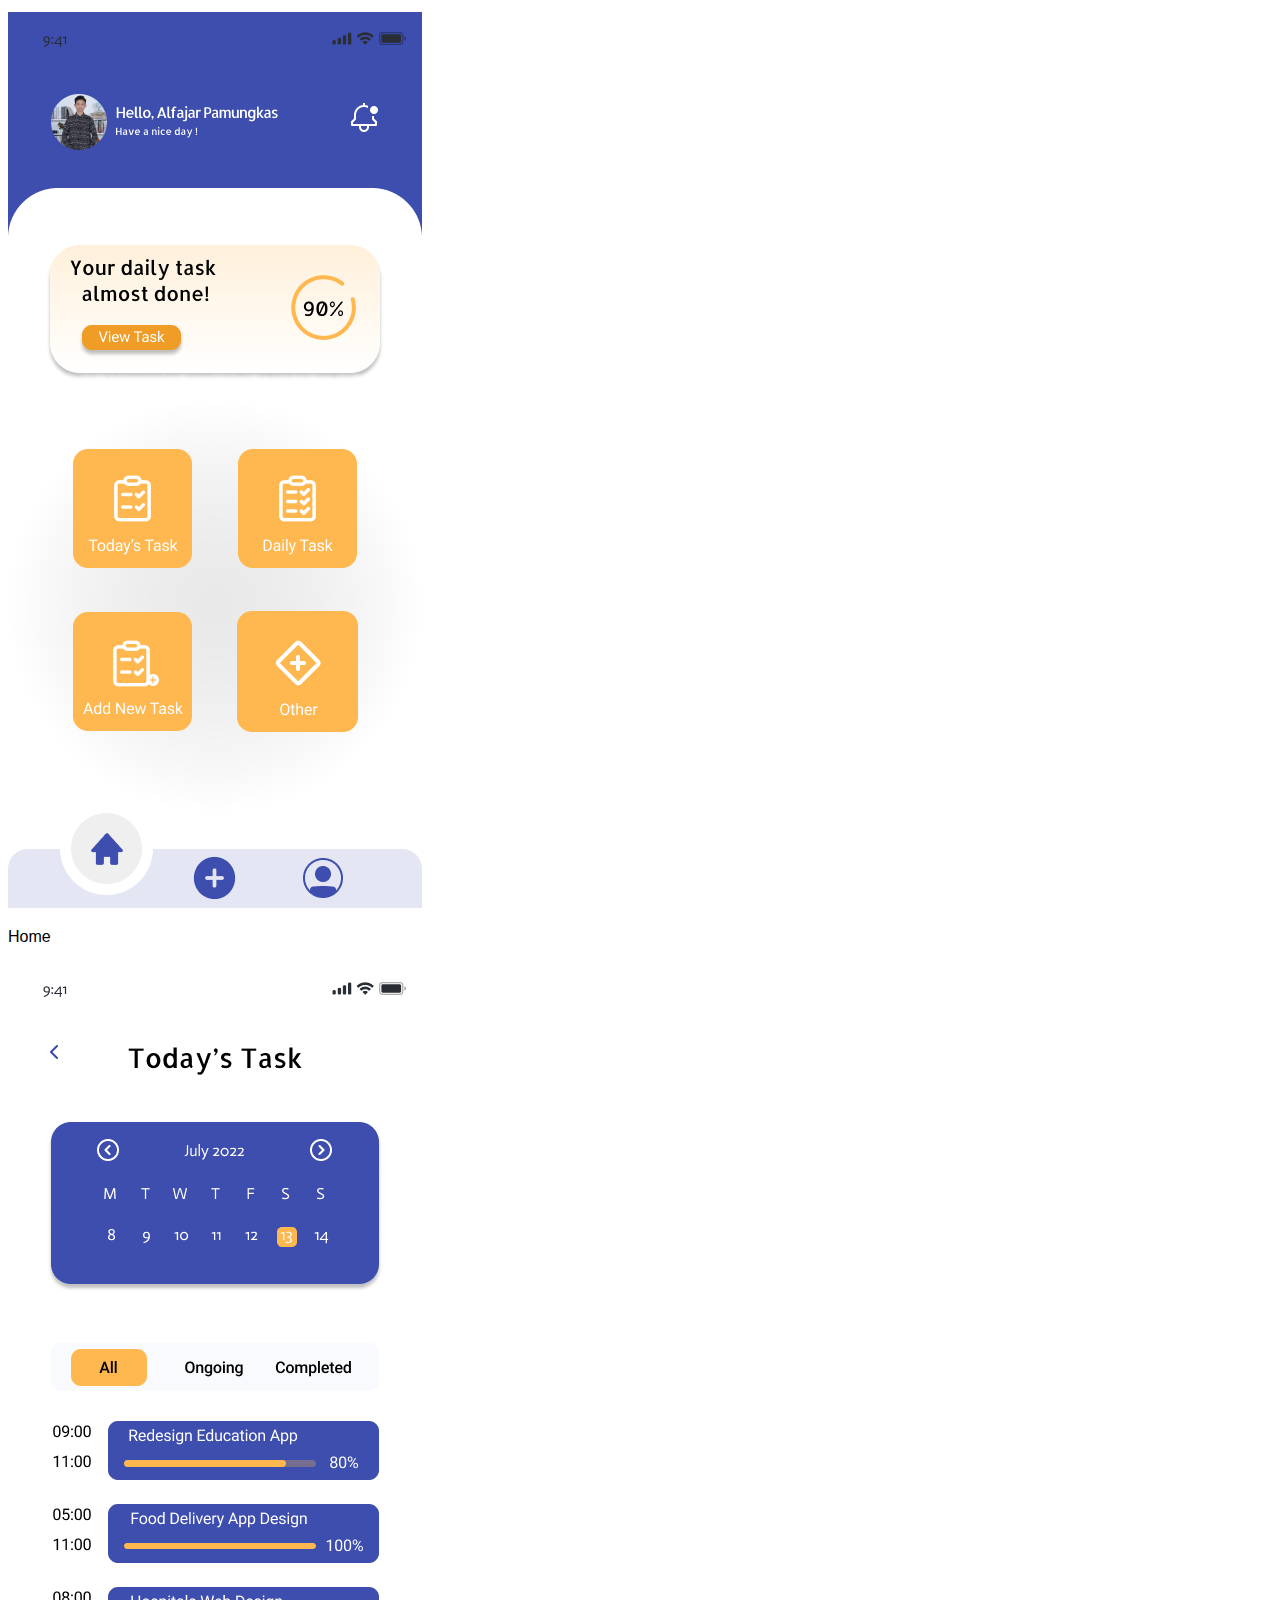
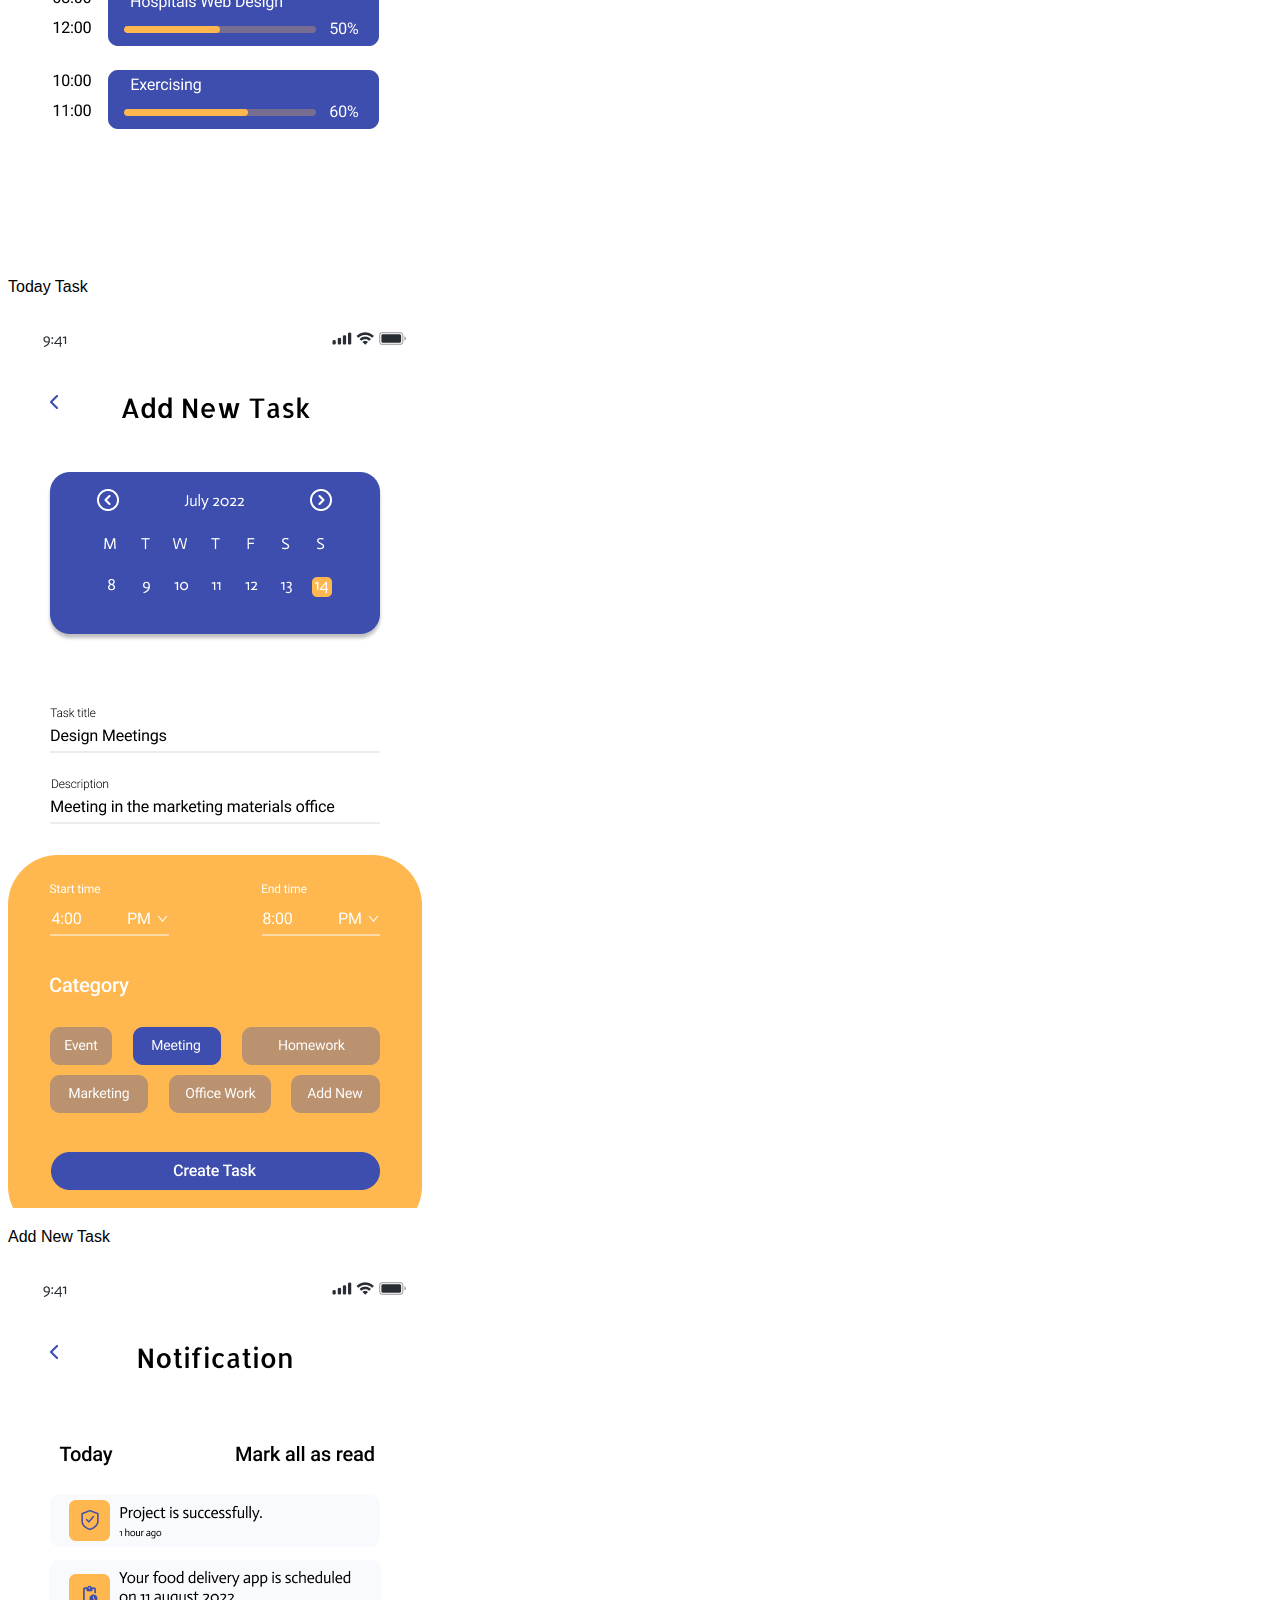
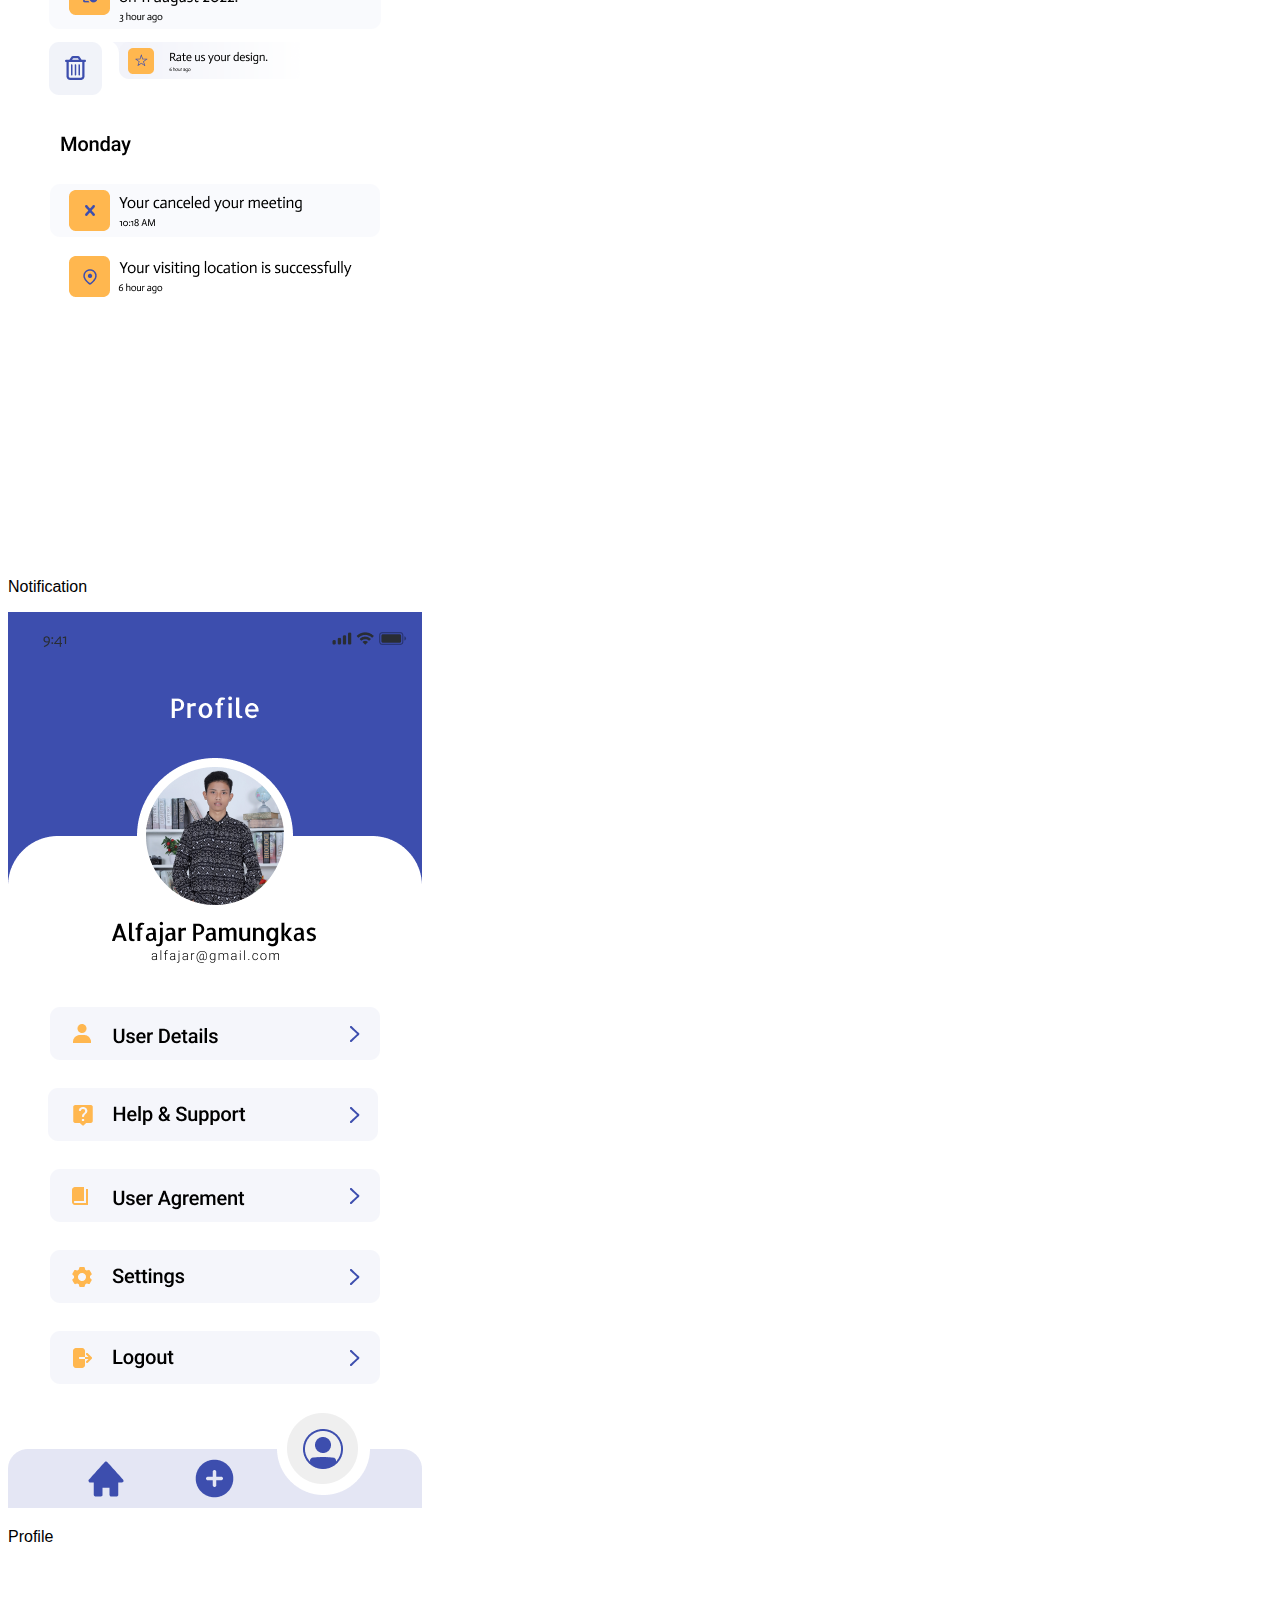
<file: project6.html>
<!doctype html>
<html lang="en">
  <head>
    <!-- Required meta tags -->
    <meta charset="utf-8">
    <meta name="viewport" content="width=device-width, initial-scale=1">

    <!-- Bootstrap CSS -->
    <link href="https://cdn.jsdelivr.net/npm/bootstrap@5.0.2/dist/css/bootstrap.min.css" rel="stylesheet" integrity="sha384-EVSTQN3/azprG1Anm3QDgpJLIm9Nao0Yz1ztcQTwFspd3yD65VohhpuuCOmLASjC" crossorigin="anonymous">
    <script src="https://code.jquery.com/jquery-3.6.1.min.js" integrity="sha256-o88AwQnZB+VDvE9tvIXrMQaPlFFSUTR+nldQm1LuPXQ=" crossorigin="anonymous"></script>

    <!-- My CSS -->
    <link rel="stylesheet" href="projects-style.css" />
    <title>Projects | Alfajar Pamungkas</title>
  </head>
  <body>

    <!-- Navbar -->
    <nav class="navbar navbar-expand-lg navbar-dark bg-primary bg-gradient shadow fixed-top">
        <div class="container">
          <a class="navbar-brand" href="https://www.instagram.com/alfajarpamungkas_" link rel="stylesheet" type="text/css" href="projects-style.css">Alfajar Pamungkas </a>
          <link rel="stylesheet" href="projects-style.css">
          <button class="navbar-toggler" type="button" data-bs-toggle="collapse" data-bs-target="#navbarNav" aria-controls="navbarNav" aria-expanded="false" aria-label="Toggle navigation">
            <span class="navbar-toggler-icon"></span>
          </button>
          <div class="collapse navbar-collapse" id="navbarNav">
            <ul class="navbar-nav ms-auto">
              <li class="nav-item">
                <a class="nav-link active" aria-current="page" href="#">Projects</a>
              </li>
            </ul>
          </div>
        </div>
      </nav>

      <!-- Jumbotron -->
    <section class="jumbotron text-center mt-5">
      <img src="img/alfajar.jpg" alt="Alfajar Pamungkas" width="150px" class="rounded-circle img-thumbnail mt-5">
      <h1 class="display-8">Alfajar Pamungkas</h1>
      <svg xmlns="http://www.w3.org/2000/svg" viewBox="0 0 1440 320"><path fill="#fff" fill-opacity="1" d="M0,0L40,5.3C80,11,160,21,240,42.7C320,64,400,96,480,122.7C560,149,640,171,720,149.3C800,128,880,64,960,48C1040,32,1120,64,1200,64C1280,64,1360,32,1400,16L1440,0L1440,320L1400,320C1360,320,1280,320,1200,320C1120,320,1040,320,960,320C880,320,800,320,720,320C640,320,560,320,480,320C400,320,320,320,240,320C160,320,80,320,40,320L0,320Z"></path></svg>

    </section>
  <!-- jumbotron end -->
    <!-- Navbar End -->
    <section id="project1">
        <section id="projects">
          <div class="container">
              <div class="row text-center mb-3">
                <div class="col mb-4">
                  <h2>Task Management Mobile App</h2>
                </div>
              </div>
              <div class="row justify-content-center text-center fw-bold">
                <div class="col-md-4 mb-3">
                  <div class="card">
                    <img src="img/task/Splash Screen.png" class="card-img-top" alt="projects 1">
                    <div class="card-body">
                      <p class="card-text">Splash</p>
                    </div>
                  </div>
                </div>
                <div class="col-md-4 mb-3">
                  <div class="card">
                    <img src="img/task/Home.png" class="card-img-top" alt="projects 2">
                    <div class="card-body">
                      <p class="card-text">Home</p>
                    </div>
                  </div>
                </div>
                <div class="col-md-4 mb-3">
                  <div class="card">
                    <img src="img/task/Today Task.png" class="card-img-top" alt="projects 3">
                    <div class="card-body">
                      <p class="card-text">Today Task</p>
                    </div>
                  </div>
                </div>
                <div class="col-md-4 mb-3">
                  <div class="card">
                    <img src="img/task/Add Task.png" class="card-img-top" alt="projects 4">
                    <div class="card-body">
                      <p class="card-text">Add New Task </p>
                    </div>
                  </div>
                </div>
                <div class="col-md-4">
                  <div class="card">
                    <img src="img/task/Notification.png" class="card-img-top" alt="projects 5">
                    <div class="card-body">
                      <p class="card-text">Notification</p>
                    </div>
                  </div>
                </div>
                <div class="col-md-4">
                  <div class="card">
                    <img src="img/task/Profile.png" class="card-img-top" alt="projects 6">
                    <div class="card-body">
                      <p class="card-text">Profile</p>
                    </div>
                  </div>
                </div>
          </div>
          <svg xmlns="http://www.w3.org/2000/svg" viewBox="0 0 1440 320"><path fill="#fff" fill-opacity="1" d="M0,32L34.3,32C68.6,32,137,32,206,64C274.3,96,343,160,411,165.3C480,171,549,117,617,96C685.7,75,754,85,823,101.3C891.4,117,960,139,1029,160C1097.1,181,1166,203,1234,186.7C1302.9,171,1371,117,1406,90.7L1440,64L1440,320L1405.7,320C1371.4,320,1303,320,1234,320C1165.7,320,1097,320,1029,320C960,320,891,320,823,320C754.3,320,686,320,617,320C548.6,320,480,320,411,320C342.9,320,274,320,206,320C137.1,320,69,320,34,320L0,320Z"></path></svg>
        </section>
    </section>
    <!-- Option 1: Bootstrap Bundle with Popper -->
    <script src="https://cdn.jsdelivr.net/npm/bootstrap@5.0.2/dist/js/bootstrap.bundle.min.js" integrity="sha384-MrcW6ZMFYlzcLA8Nl+NtUVF0sA7MsXsP1UyJoMp4YLEuNSfAP+JcXn/tWtIaxVXM" crossorigin="anonymous"></script>

   
  </body>
</html>
</file>
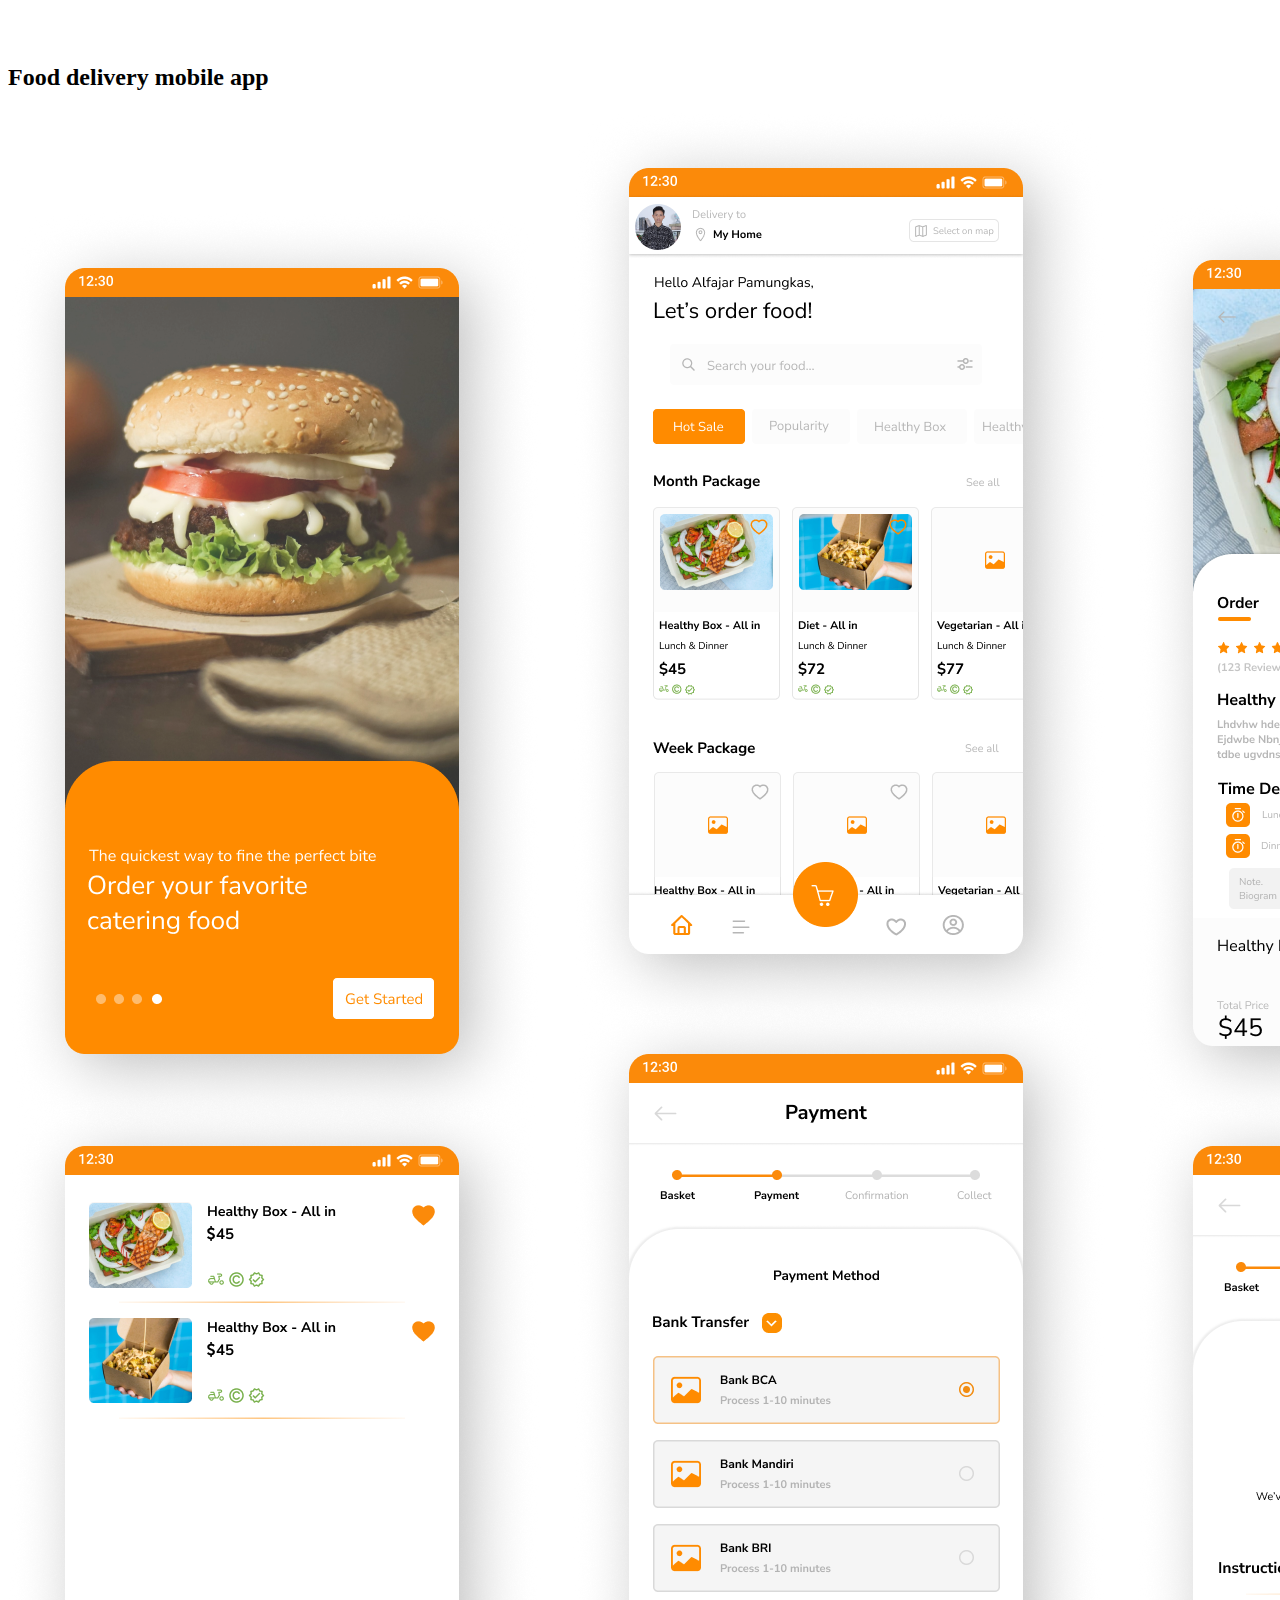
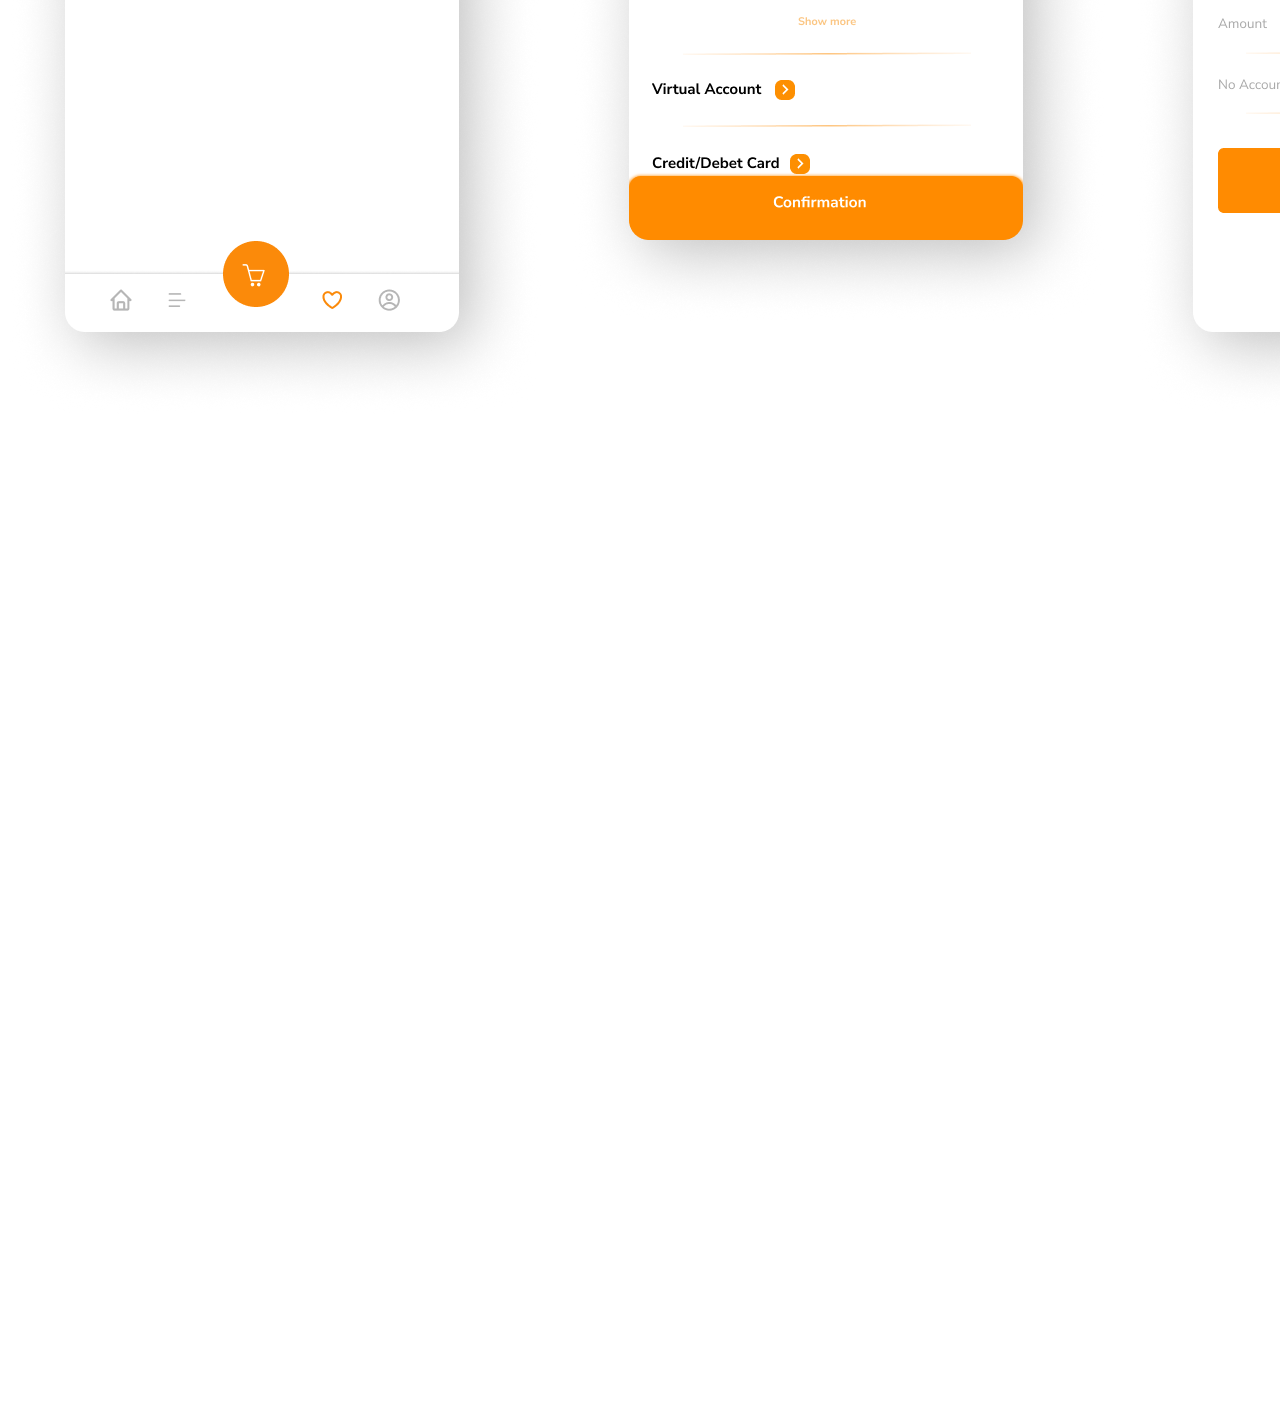
<file: projek1.html>
<!doctype html>
<html lang="en">
  <head>
    <!-- Required meta tags -->
    <meta charset="utf-8">
    <meta name="viewport" content="width=device-width, initial-scale=1">

    <!-- Bootstrap CSS -->
    <link href="https://cdn.jsdelivr.net/npm/bootstrap@5.0.2/dist/css/bootstrap.min.css" rel="stylesheet" integrity="sha384-EVSTQN3/azprG1Anm3QDgpJLIm9Nao0Yz1ztcQTwFspd3yD65VohhpuuCOmLASjC" crossorigin="anonymous">
    <script src="https://code.jquery.com/jquery-3.6.1.min.js" integrity="sha256-o88AwQnZB+VDvE9tvIXrMQaPlFFSUTR+nldQm1LuPXQ=" crossorigin="anonymous"></script>

    <!-- My CSS -->
    <link rel="stylesheet" href="projects-style.css" />
    <title>Projects | Alfajar Pamungkas</title>
  </head>
  
  <body>
      <!-- Jumbotron -->
      <br>
      <br>
    </section>
  <!-- jumbotron end -->
    <!-- Navbar End -->
    <section id="project1">
        <section id="projects">
          <div class="container">
              <div class="row text-center mb-3">
                <div class="col mb-4">
                  <h2>Food delivery mobile app</h2>
                </div>
              </div>
              <div class="row justify-content-center text-center fw-bold">
                <div class="col-md-15 mb-7">
                  <div class="card">
                    <img src="assets/img/food_delivery.png" class="card-img-top" alt="projects 1">
                    <div class="card-body">
                            <p class="card-text"></p>   
                    </div>
                  </div>
                </div>
          <svg xmlns="http://www.w3.org/2000/svg" viewBox="0 0 1440 320"><path fill="#fff" fill-opacity="1" d="M0,32L34.3,32C68.6,32,137,32,206,64C274.3,96,343,160,411,165.3C480,171,549,117,617,96C685.7,75,754,85,823,101.3C891.4,117,960,139,1029,160C1097.1,181,1166,203,1234,186.7C1302.9,171,1371,117,1406,90.7L1440,64L1440,320L1405.7,320C1371.4,320,1303,320,1234,320C1165.7,320,1097,320,1029,320C960,320,891,320,823,320C754.3,320,686,320,617,320C548.6,320,480,320,411,320C342.9,320,274,320,206,320C137.1,320,69,320,34,320L0,320Z"></path></svg>
        </section>
    </section>
    <!-- Option 1: Bootstrap Bundle with Popper -->
    <script src="https://cdn.jsdelivr.net/npm/bootstrap@5.0.2/dist/js/bootstrap.bundle.min.js" integrity="sha384-MrcW6ZMFYlzcLA8Nl+NtUVF0sA7MsXsP1UyJoMp4YLEuNSfAP+JcXn/tWtIaxVXM" crossorigin="anonymous"></script>

   
  </body>
</html>
</file>
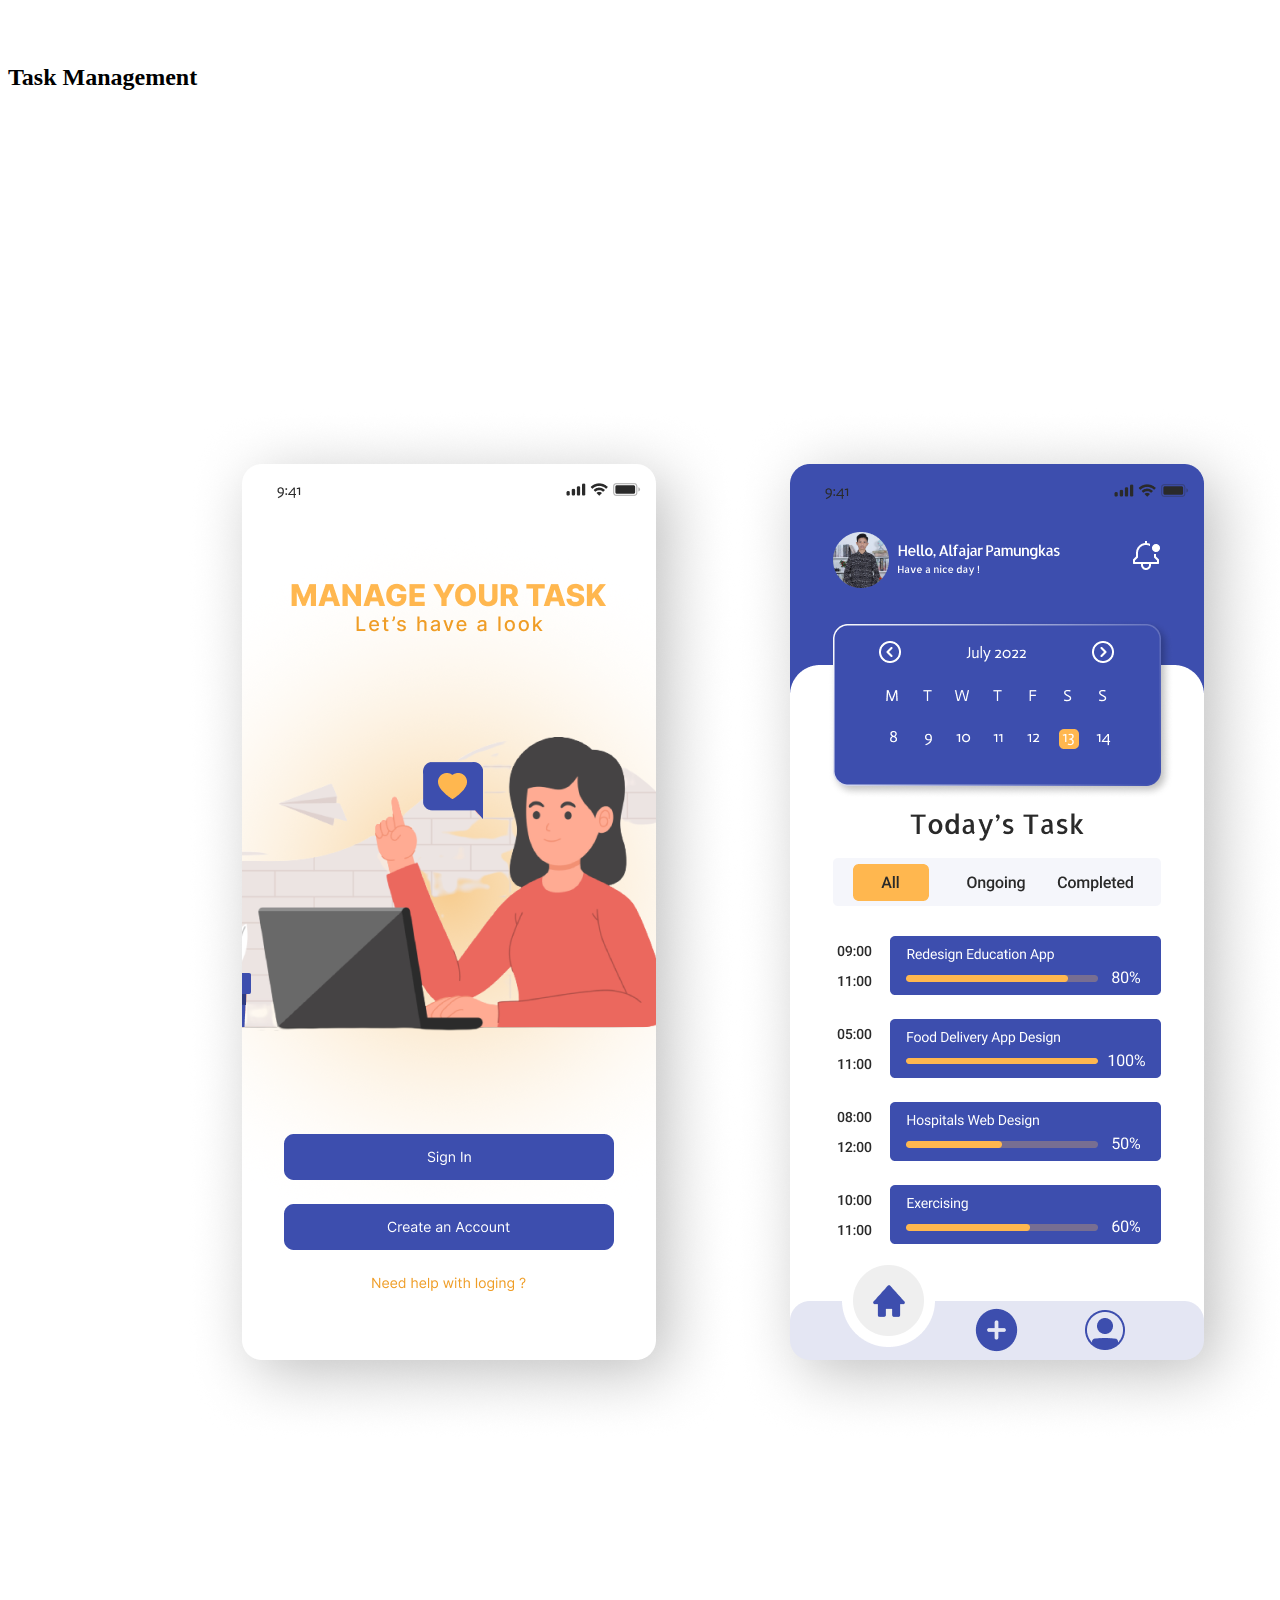
<file: projek2.html>
<!doctype html>
<html lang="en">
  <head>
    <!-- Required meta tags -->
    <meta charset="utf-8">
    <meta name="viewport" content="width=device-width, initial-scale=1">

    <!-- Bootstrap CSS -->
    <link href="https://cdn.jsdelivr.net/npm/bootstrap@5.0.2/dist/css/bootstrap.min.css" rel="stylesheet" integrity="sha384-EVSTQN3/azprG1Anm3QDgpJLIm9Nao0Yz1ztcQTwFspd3yD65VohhpuuCOmLASjC" crossorigin="anonymous">
    <script src="https://code.jquery.com/jquery-3.6.1.min.js" integrity="sha256-o88AwQnZB+VDvE9tvIXrMQaPlFFSUTR+nldQm1LuPXQ=" crossorigin="anonymous"></script>

    <!-- My CSS -->
    <link rel="stylesheet" href="projects-style.css" />
    <title>Projects | Alfajar Pamungkas</title>
  </head>
  
  <body>
      <!-- Jumbotron -->
      <br>
      <br>
    </section>
  <!-- jumbotron end -->
    <!-- Navbar End -->
    <section id="project1">
        <section id="projects">
          <div class="container">
              <div class="row text-center mb-3">
                <div class="col mb-4">
                  <h2>Task Management</h2>
                </div>
              </div>
              <div class="row justify-content-center text-center fw-bold">
                <div class="col-md-15 mb-7">
                  <div class="card">
                    <img src="assets/img/task_management.png" class="card-img-top" alt="">
                    <div class="card-body">
                            <p class="card-text"></p>   
                    </div>
                  </div>
                </div>
          <svg xmlns="http://www.w3.org/2000/svg" viewBox="0 0 1440 320"><path fill="#fff" fill-opacity="1" d="M0,32L34.3,32C68.6,32,137,32,206,64C274.3,96,343,160,411,165.3C480,171,549,117,617,96C685.7,75,754,85,823,101.3C891.4,117,960,139,1029,160C1097.1,181,1166,203,1234,186.7C1302.9,171,1371,117,1406,90.7L1440,64L1440,320L1405.7,320C1371.4,320,1303,320,1234,320C1165.7,320,1097,320,1029,320C960,320,891,320,823,320C754.3,320,686,320,617,320C548.6,320,480,320,411,320C342.9,320,274,320,206,320C137.1,320,69,320,34,320L0,320Z"></path></svg>
        </section>
    </section>
    <!-- Option 1: Bootstrap Bundle with Popper -->
    <script src="https://cdn.jsdelivr.net/npm/bootstrap@5.0.2/dist/js/bootstrap.bundle.min.js" integrity="sha384-MrcW6ZMFYlzcLA8Nl+NtUVF0sA7MsXsP1UyJoMp4YLEuNSfAP+JcXn/tWtIaxVXM" crossorigin="anonymous"></script>

   
  </body>
</html>
</file>
<file: projects-style.css>
body {  
    min-height: 3000px;
}
a {
    font-family: Impact, 'Franklin Gothic Medium', 'Arial Narrow', Arial, sans-serif
    ;
}
p {
    font-family: 'calibri', 'Arial Narrow Bold', sans-serif, Arial, sans-serif
    ;
}
.jumbotron {
    background-color: #9fc5ff;
}
</file>
